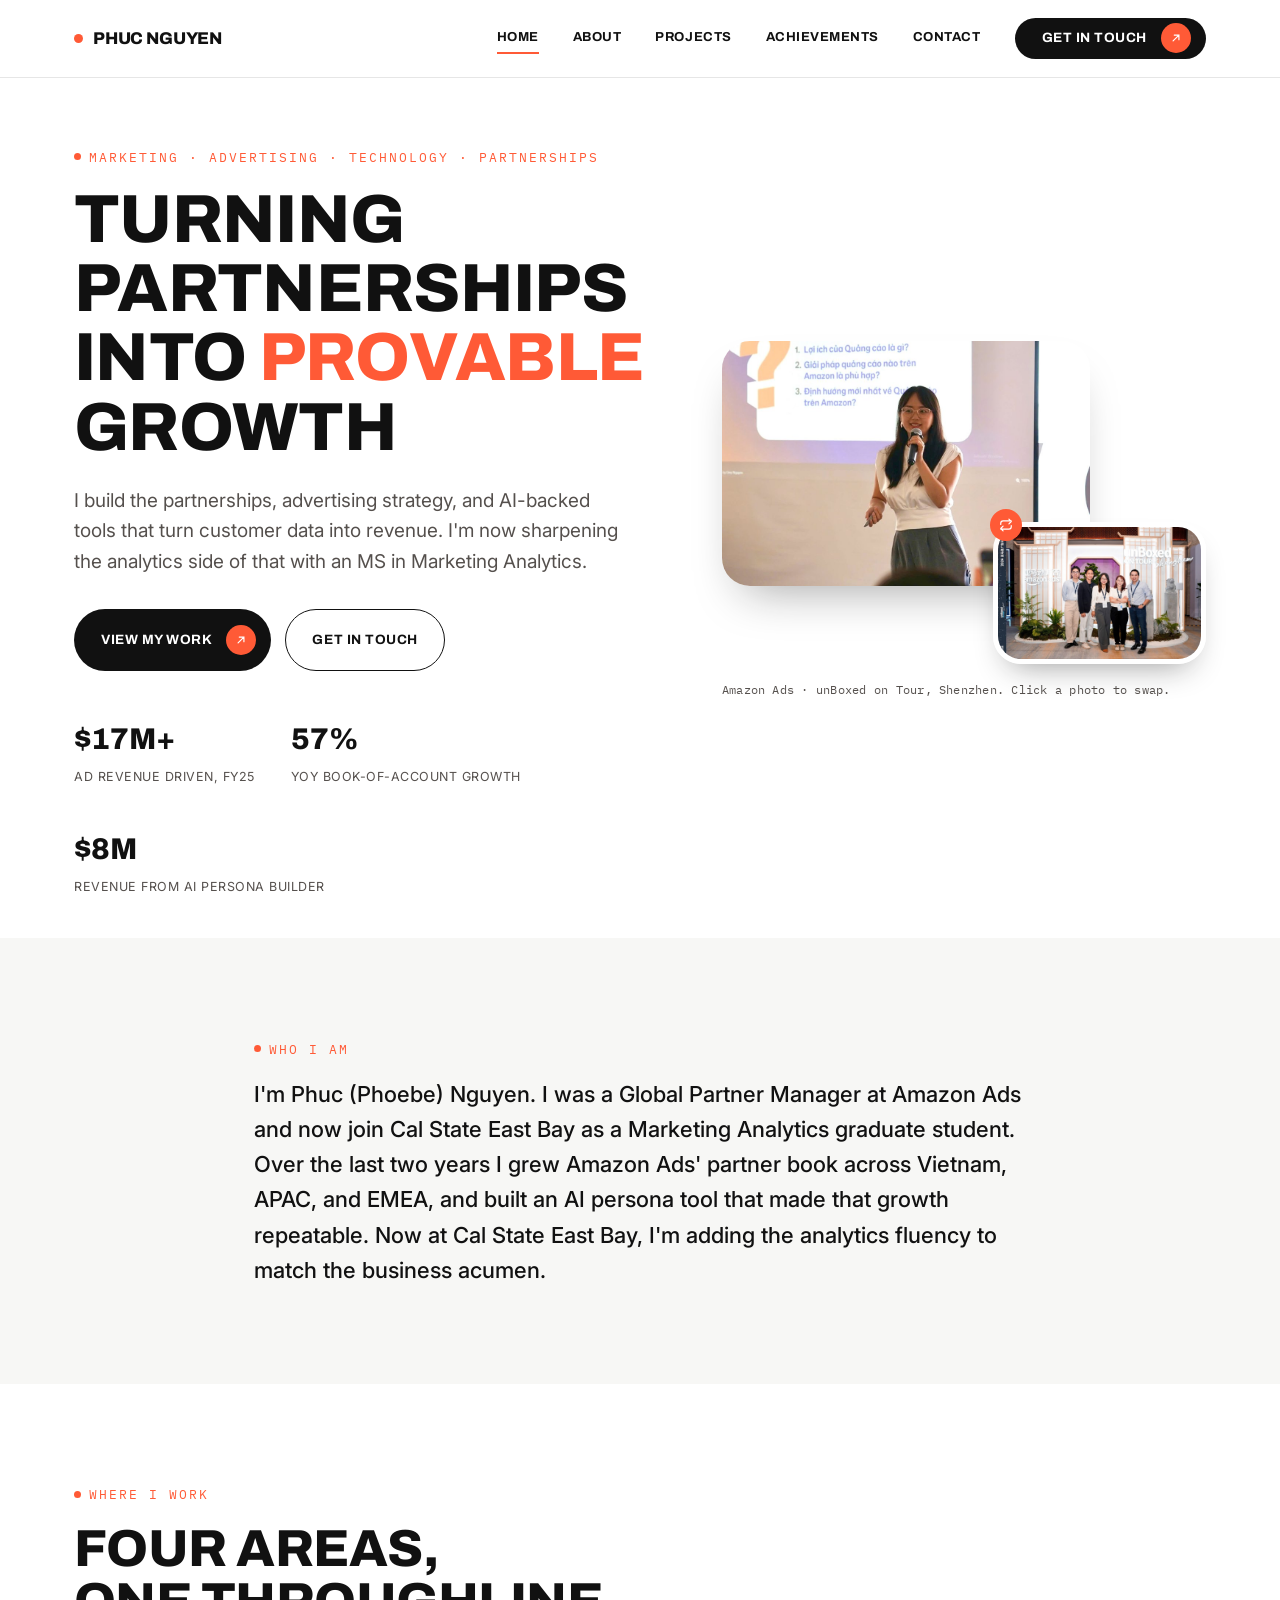
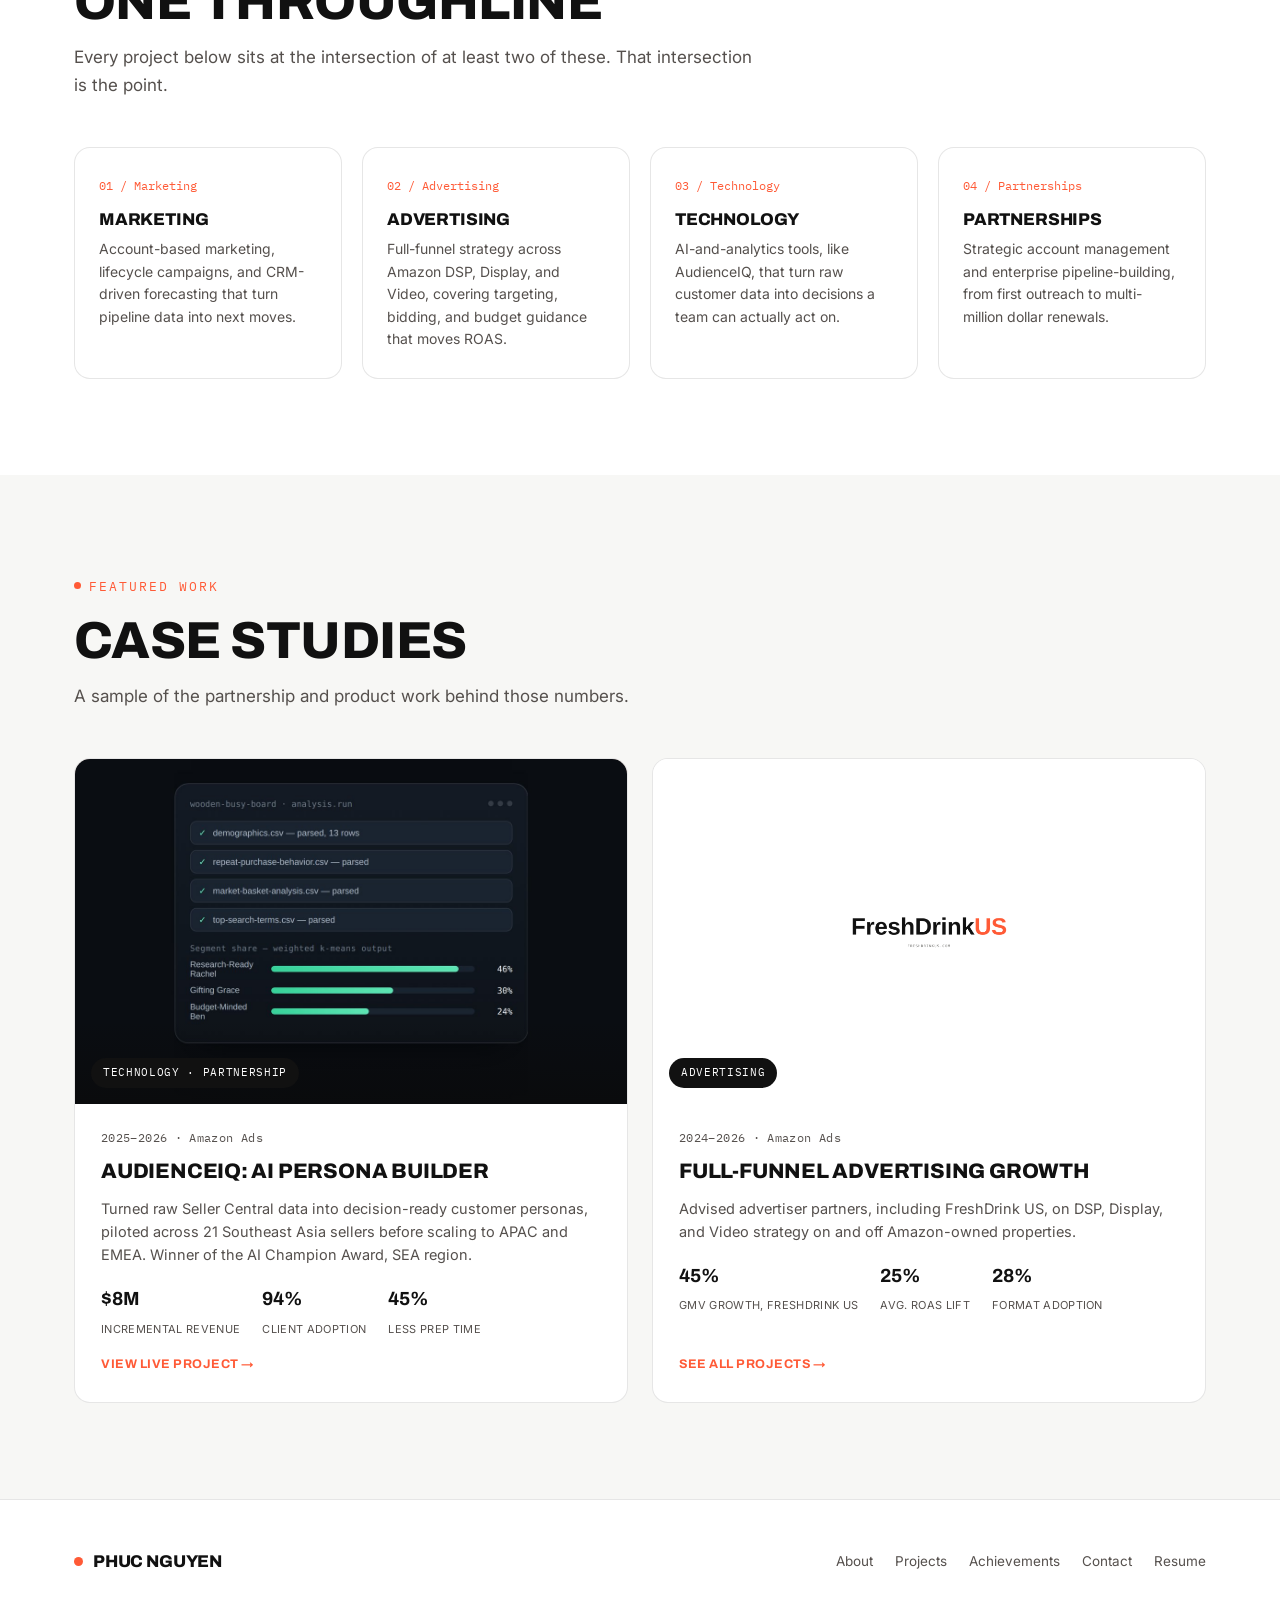
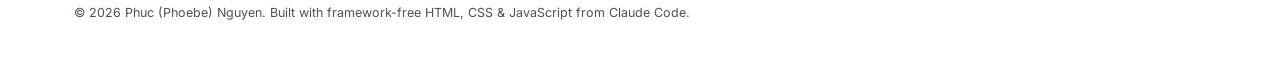
<file: index.html>
<!DOCTYPE html>
<html lang="en">
<head>
<meta charset="UTF-8">
<meta name="viewport" content="width=device-width, initial-scale=1.0">
<title>Phuc Nguyen: Partnerships, Advertising &amp; Marketing Analytics</title>
<meta name="description" content="Phuc (Phoebe) Nguyen is a partnerships and advertising strategist connecting Marketing, Advertising, Technology, and Partnerships, from scaling Amazon Ads' partner book to building an AI persona tool used across APAC and EMEA.">
<meta property="og:title" content="Phuc Nguyen: Partnerships, Advertising &amp; Marketing Analytics">
<meta property="og:description" content="Partnerships and advertising strategist connecting Marketing, Advertising, Technology, and Partnerships.">
<meta property="og:type" content="website">
<link rel="preconnect" href="https://fonts.googleapis.com">
<link rel="preconnect" href="https://fonts.gstatic.com" crossorigin>
<link rel="stylesheet" href="https://fonts.googleapis.com/css2?family=Archivo:wght@700;800;900&family=Inter:wght@400;500;600&family=IBM+Plex+Mono:wght@500;600&display=swap">
<link rel="stylesheet" href="assets/css/style.css">
</head>
<body>
<a class="skip-link" href="#main">Skip to content</a>

<!-- ============ SHARED NAV ============ -->
<header class="site-nav">
  <div class="nav-inner">
    <a class="nav-mark" href="index.html"><span class="dot" aria-hidden="true"></span>Phuc Nguyen</a>
    <nav class="nav-links" id="nav-links">
      <a href="index.html" aria-current="page">Home</a>
      <a href="about.html">About</a>
      <a href="projects.html">Projects</a>
      <a href="achievements.html">Achievements</a>
      <a href="contact.html">Contact</a>
      <a class="btn btn-primary nav-cta" href="contact.html">Get in Touch<span class="btn-dot" aria-hidden="true"><svg viewBox="0 0 24 24" fill="none" stroke="#fff" stroke-width="2" stroke-linecap="round"><path d="M7 17L17 7M9 7h8v8"/></svg></span></a>
    </nav>
    <button class="nav-toggle" aria-label="Toggle menu" aria-expanded="false" aria-controls="nav-links">
      <svg viewBox="0 0 24 24" fill="none" stroke="currentColor" stroke-width="2" stroke-linecap="round"><path d="M4 6h16M4 12h16M4 18h16"/></svg>
    </button>
  </div>
</header>

<main id="main">

  <!-- ============ HERO ============ -->
  <section class="hero">
    <div class="wrap hero-grid">
      <div>
        <span class="eyebrow">Marketing · Advertising · Technology · Partnerships</span>
        <h1>Turning Partnerships Into <span class="accent">Provable</span> Growth</h1>
        <p class="positioning">I build the partnerships, advertising strategy, and AI-backed tools that turn customer data into revenue. I'm now sharpening the analytics side of that with an MS in Marketing Analytics.</p>
        <div class="btn-row" style="margin-top:32px;">
          <a class="btn btn-primary" href="projects.html">View My Work<span class="btn-dot" aria-hidden="true"><svg viewBox="0 0 24 24" fill="none" stroke="#fff" stroke-width="2" stroke-linecap="round"><path d="M7 17L17 7M9 7h8v8"/></svg></span></a>
          <a class="btn btn-ghost" href="contact.html">Get in Touch</a>
        </div>
        <div class="hero-meta">
          <div><strong>$17M+</strong><span>Ad revenue driven, FY25</span></div>
          <div><strong>57%</strong><span>YoY book-of-account growth</span></div>
          <div><strong>$8M</strong><span>Revenue from AI Persona Builder</span></div>
        </div>
      </div>
      <div class="hero-art">
        <div class="hero-photos duo-photos reveal" data-photo-swap>
          <button type="button" class="hero-photo duo-photo" data-slot="a" aria-pressed="true"
            data-label-large="Currently large: presenting on stage. Click to bring the team photo to the front instead."
            data-label-small="Currently small: presenting on stage. Click to bring this photo to the front instead.">
            <img src="assets/img/hero-presenting.jpg" alt="Phuc (Phoebe) Nguyen presenting Amazon Ads solutions on stage with a microphone" width="1000" height="1500" loading="eager">
          </button>
          <button type="button" class="hero-photo duo-photo" data-slot="b" aria-pressed="false"
            data-label-large="Currently large: with the Amazon Ads team at unBoxed on Tour, Shenzhen. Click to bring the other photo to the front instead."
            data-label-small="Currently small: with the Amazon Ads team at unBoxed on Tour, Shenzhen. Click to bring this photo to the front instead.">
            <img src="assets/img/hero-team-shenzhen.jpg" alt="Phuc (Phoebe) Nguyen with Amazon Ads colleagues at the unBoxed on Tour Shenzhen event" width="1000" height="666" loading="lazy">
          </button>
          <span class="hero-swap-hint duo-swap-hint" aria-hidden="true">
            <svg viewBox="0 0 24 24" fill="none" stroke="#fff" stroke-width="2" stroke-linecap="round" stroke-linejoin="round"><path d="M17 2l4 4-4 4M3 11V9a4 4 0 0 1 4-4h14M7 22l-4-4 4-4M21 13v2a4 4 0 0 1-4 4H3"/></svg>
          </span>
        </div>
        <p class="hero-photo-caption">Amazon Ads &middot; unBoxed on Tour, Shenzhen. Click a photo to swap.</p>
      </div>
    </div>
  </section>

  <!-- ============ SHORT BIO ============ -->
  <section class="alt-bg">
    <div class="wrap" style="max-width:820px;">
      <span class="eyebrow">Who I am</span>
      <p style="font-size:22px; font-weight:500; color:var(--ink);">
        I'm Phuc (Phoebe) Nguyen. I was a Global Partner Manager at Amazon Ads and now join Cal State East Bay as a Marketing Analytics graduate student. Over the last two years I grew Amazon Ads' partner book across Vietnam, APAC, and EMEA, and built an AI persona tool that made that growth repeatable. Now at Cal State East Bay, I'm adding the analytics fluency to match the business acumen.
      </p>
    </div>
  </section>

  <!-- ============ FOCUS AREAS ============ -->
  <section>
    <div class="wrap">
      <div class="section-head">
        <span class="eyebrow">Where I work</span>
        <h2>Four Areas, One Throughline</h2>
        <p>Every project below sits at the intersection of at least two of these. That intersection is the point.</p>
      </div>
      <div class="focus-grid">
        <div class="focus-card reveal">
          <div class="focus-num">01 / Marketing</div>
          <h3>Marketing</h3>
          <p>Account-based marketing, lifecycle campaigns, and CRM-driven forecasting that turn pipeline data into next moves.</p>
        </div>
        <div class="focus-card reveal">
          <div class="focus-num">02 / Advertising</div>
          <h3>Advertising</h3>
          <p>Full-funnel strategy across Amazon DSP, Display, and Video, covering targeting, bidding, and budget guidance that moves ROAS.</p>
        </div>
        <div class="focus-card reveal">
          <div class="focus-num">03 / Technology</div>
          <h3>Technology</h3>
          <p>AI-and-analytics tools, like AudienceIQ, that turn raw customer data into decisions a team can actually act on.</p>
        </div>
        <div class="focus-card reveal">
          <div class="focus-num">04 / Partnerships</div>
          <h3>Partnerships</h3>
          <p>Strategic account management and enterprise pipeline-building, from first outreach to multi-million dollar renewals.</p>
        </div>
      </div>
    </div>
  </section>

  <!-- ============ FEATURED PROJECTS ============ -->
  <section class="alt-bg">
    <div class="wrap">
      <div class="section-head">
        <span class="eyebrow">Featured work</span>
        <h2>Case Studies</h2>
        <p>A sample of the partnership and product work behind those numbers.</p>
      </div>
      <div class="project-grid">

        <article class="project-card reveal" data-category="technology">
          <div class="project-media">
            <img src="assets/img/audienceiq-preview.jpg" alt="AudienceIQ product screenshot showing parsed data sources and a segment-share breakdown from weighted k-means clustering" width="1200" height="750" loading="lazy">
            <span class="tag">Technology · Partnership</span>
          </div>
          <div class="project-body">
            <span class="project-meta">2025&ndash;2026 · Amazon Ads</span>
            <h3>AudienceIQ: AI Persona Builder</h3>
            <p class="summary">Turned raw Seller Central data into decision-ready customer personas, piloted across 21 Southeast Asia sellers before scaling to APAC and EMEA. Winner of the AI Champion Award, SEA region.</p>
            <div class="project-stats">
              <div><strong>$8M</strong><span>Incremental revenue</span></div>
              <div><strong>94%</strong><span>Client adoption</span></div>
              <div><strong>45%</strong><span>Less prep time</span></div>
            </div>
            <a class="project-link" href="projects/audienceiq.html">View live project &rarr;</a>
          </div>
        </article>

        <article class="project-card reveal" data-category="advertising">
          <div class="project-media media-logo">
            <img src="assets/img/freshdrink-wordmark-placeholder.png" alt="FreshDrink US wordmark placeholder, standing in until the brand's own logo file is added" width="1200" height="750" loading="lazy">
            <span class="tag">Advertising</span>
          </div>
          <div class="project-body">
            <span class="project-meta">2024&ndash;2026 · Amazon Ads</span>
            <h3>Full-Funnel Advertising Growth</h3>
            <p class="summary">Advised advertiser partners, including <a href="https://freshdrinkus.com/" target="_blank" rel="noopener">FreshDrink US</a>, on DSP, Display, and Video strategy on and off Amazon-owned properties.</p>
            <div class="project-stats">
              <div><strong>45%</strong><span>GMV growth, FreshDrink US</span></div>
              <div><strong>25%</strong><span>Avg. ROAS lift</span></div>
              <div><strong>28%</strong><span>Format adoption</span></div>
            </div>
            <a class="project-link" href="projects.html">See all projects &rarr;</a>
          </div>
        </article>

      </div>
    </div>
  </section>

</main>

<!-- ============ SHARED FOOTER ============ -->
<footer class="site-footer">
  <div class="wrap">
    <div class="foot-grid">
      <a class="nav-mark" href="index.html"><span class="dot" aria-hidden="true"></span>Phuc Nguyen</a>
      <div class="foot-links">
        <a href="about.html">About</a>
        <a href="projects.html">Projects</a>
        <a href="achievements.html">Achievements</a>
        <a href="contact.html">Contact</a>
        <a href="resume/Phuc-Nguyen-Resume.pdf">Resume</a>
      </div>
    </div>
    <p class="foot-note">&copy; <span data-year>2026</span> Phuc (Phoebe) Nguyen. Built with framework-free HTML, CSS &amp; JavaScript from Claude Code.</p>
  </div>
</footer>

<script src="assets/js/main.js"></script>
</body>
</html>
</file>
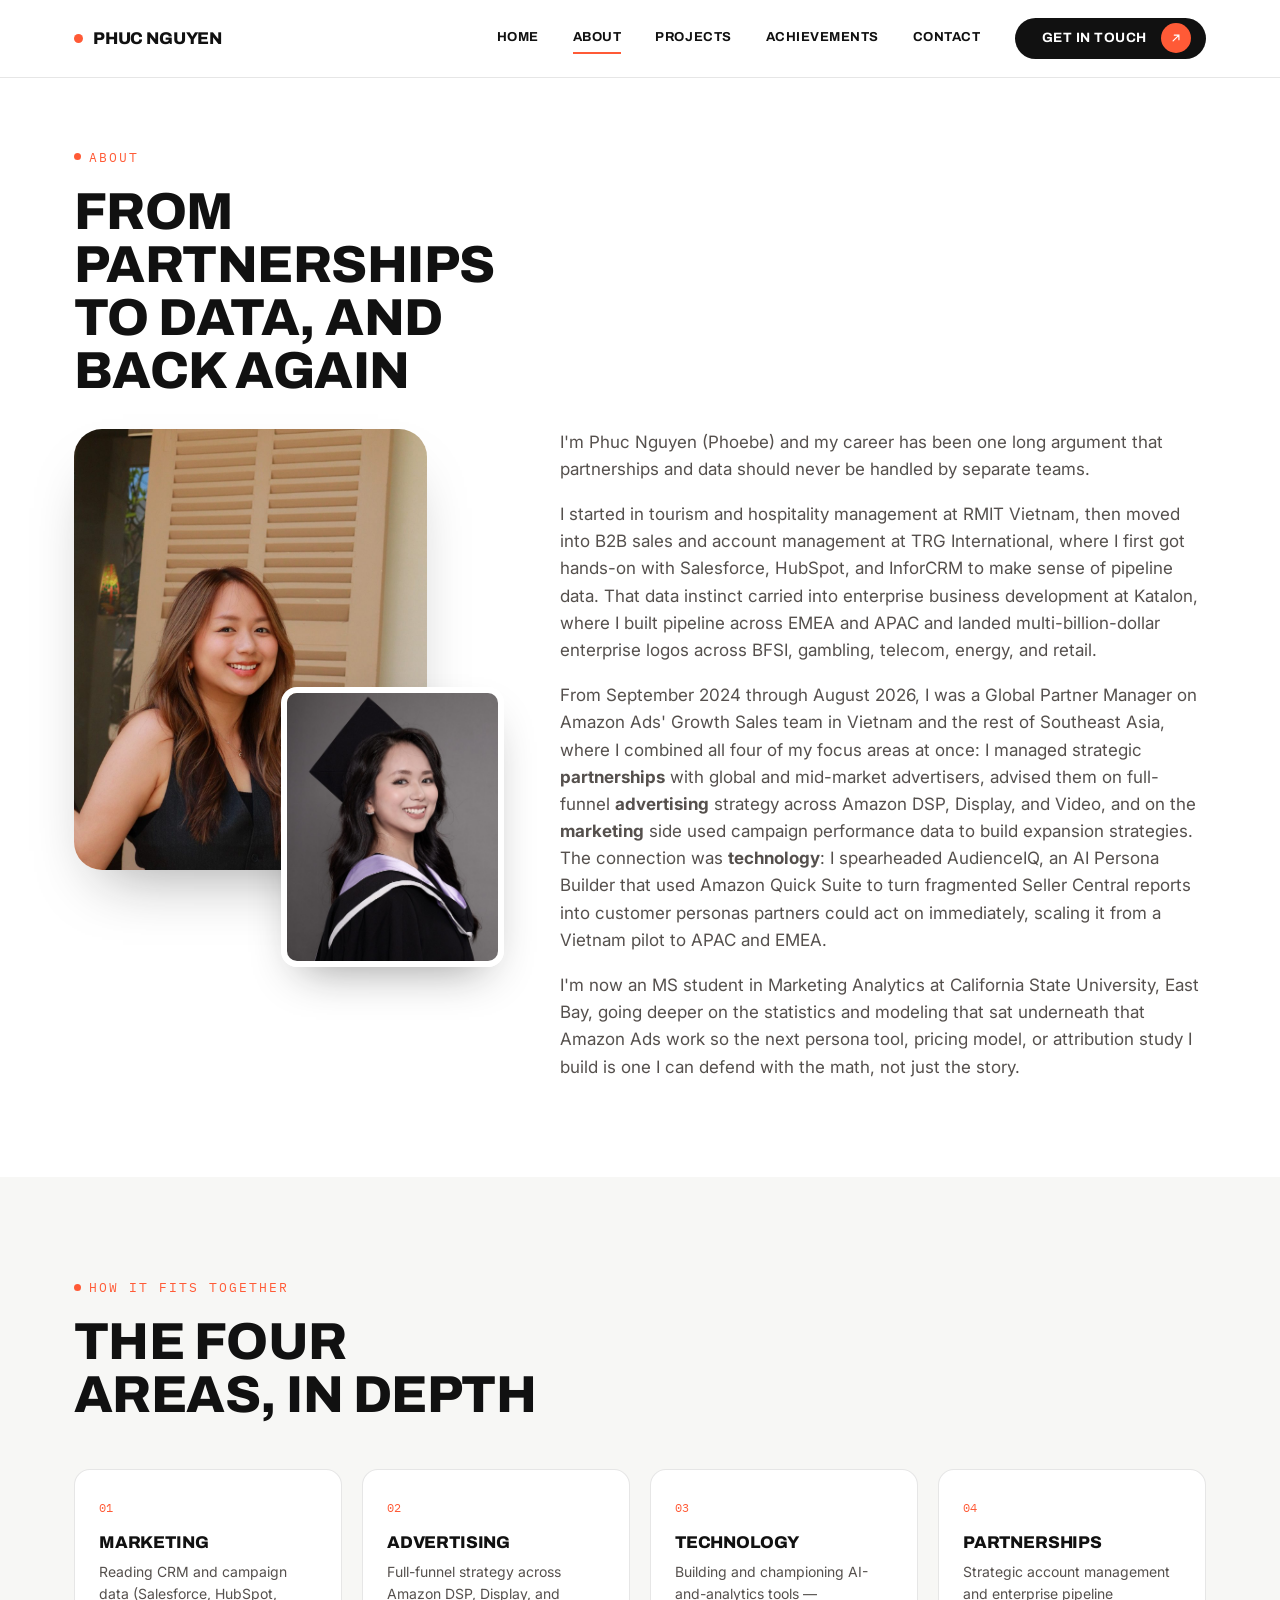
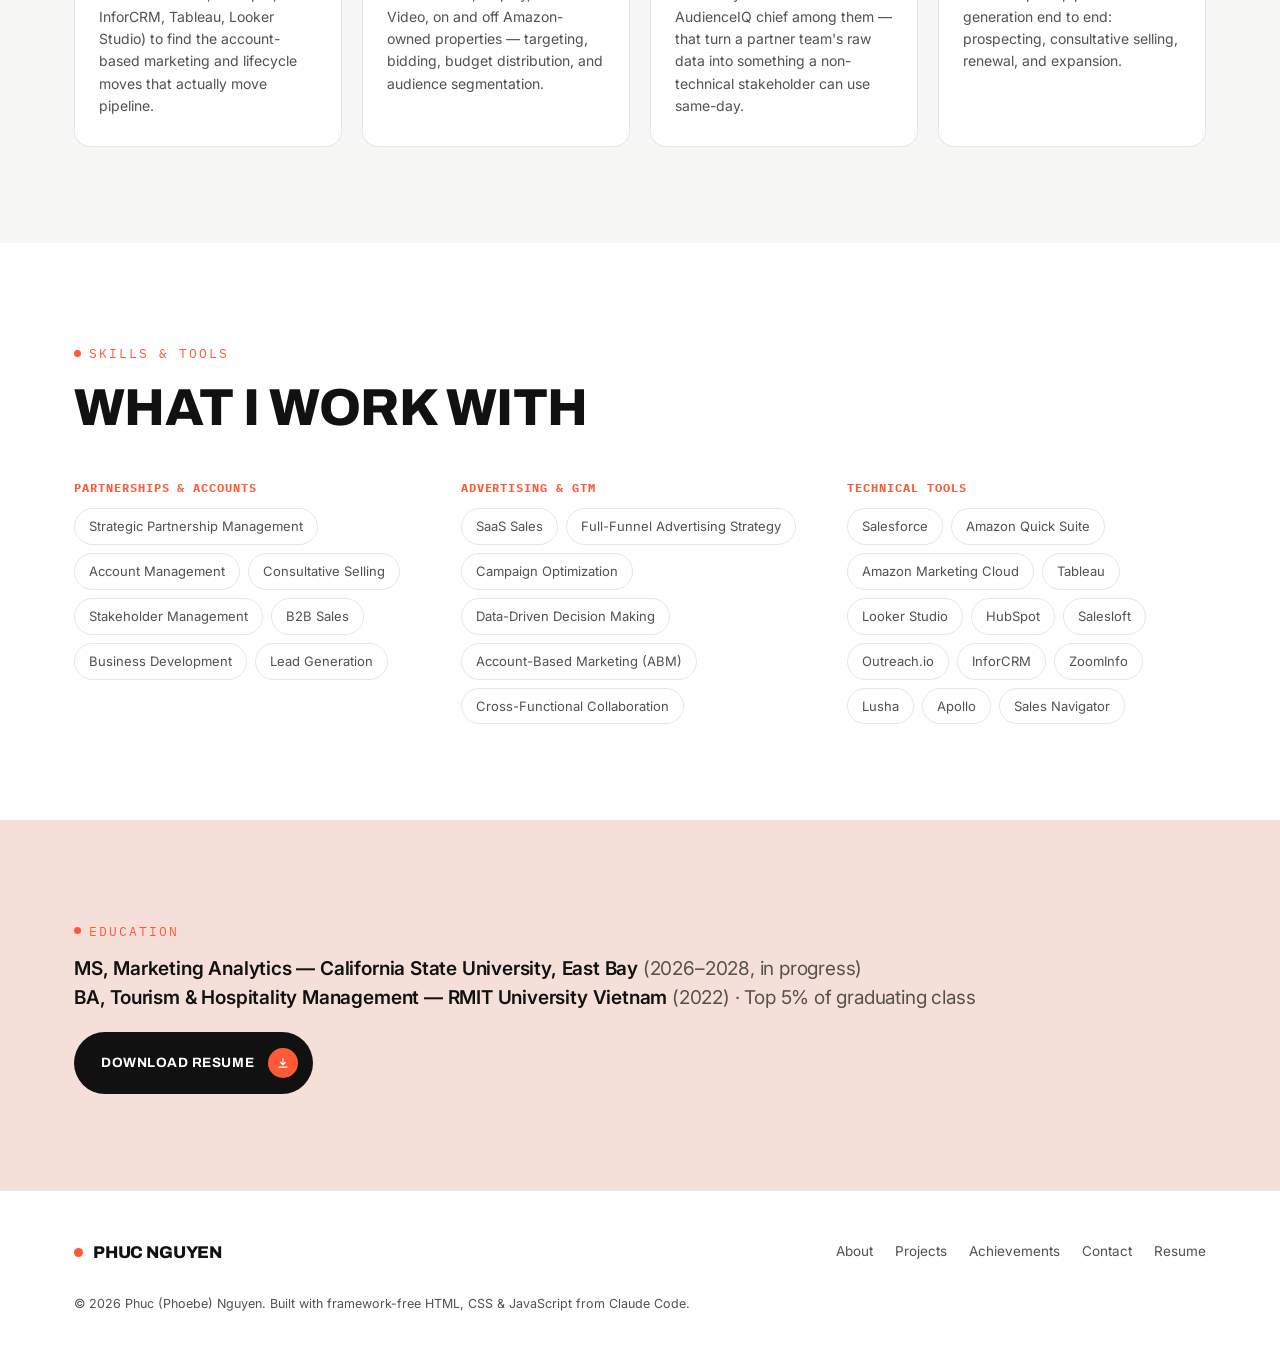
<file: about.html>
<!DOCTYPE html>
<html lang="en">
<head>
<meta charset="UTF-8">
<meta name="viewport" content="width=device-width, initial-scale=1.0">
<title>About — Phuc Nguyen</title>
<meta name="description" content="Background, skills, and the four focus areas — Marketing, Advertising, Technology, and Partnerships — behind Phuc (Phoebe) Nguyen's work.">
<meta property="og:title" content="About — Phuc Nguyen">
<meta property="og:description" content="Background, skills, and the four focus areas behind Phuc (Phoebe) Nguyen's work.">
<meta property="og:type" content="website">
<link rel="preconnect" href="https://fonts.googleapis.com">
<link rel="preconnect" href="https://fonts.gstatic.com" crossorigin>
<link rel="stylesheet" href="https://fonts.googleapis.com/css2?family=Archivo:wght@700;800;900&family=Inter:wght@400;500;600&family=IBM+Plex+Mono:wght@500;600&display=swap">
<link rel="stylesheet" href="assets/css/style.css">
</head>
<body>
<a class="skip-link" href="#main">Skip to content</a>

<header class="site-nav">
  <div class="nav-inner">
    <a class="nav-mark" href="index.html"><span class="dot" aria-hidden="true"></span>Phuc Nguyen</a>
    <nav class="nav-links" id="nav-links">
      <a href="index.html">Home</a>
      <a href="about.html" aria-current="page">About</a>
      <a href="projects.html">Projects</a>
      <a href="achievements.html">Achievements</a>
      <a href="contact.html">Contact</a>
      <a class="btn btn-primary nav-cta" href="contact.html">Get in Touch<span class="btn-dot" aria-hidden="true"><svg viewBox="0 0 24 24" fill="none" stroke="#fff" stroke-width="2" stroke-linecap="round"><path d="M7 17L17 7M9 7h8v8"/></svg></span></a>
    </nav>
    <button class="nav-toggle" aria-label="Toggle menu" aria-expanded="false" aria-controls="nav-links">
      <svg viewBox="0 0 24 24" fill="none" stroke="currentColor" stroke-width="2" stroke-linecap="round"><path d="M4 6h16M4 12h16M4 18h16"/></svg>
    </button>
  </div>
</header>

<main id="main">

  <section style="padding-block:64px 32px;">
    <div class="wrap">
      <span class="eyebrow">About</span>
      <h2 style="max-width:16ch;">From Partnerships To Data, And Back Again</h2>
    </div>
  </section>

  <section style="padding-top:0;">
    <div class="wrap about-grid">
      <div>
        <div class="about-photo reveal">
          <img class="about-photo-main" src="assets/img/phuc-nguyen-courtyard.jpg" alt="Phuc (Phoebe) Nguyen smiling, standing in a courtyard in front of louvered shutter doors" width="1100" height="1965" loading="eager">
          <img class="about-photo-accent" src="assets/img/phuc-nguyen-graduation.jpg" alt="Phuc (Phoebe) Nguyen in her graduate cap and gown with a lavender hood" width="900" height="1350" loading="lazy">
        </div>
      </div>
      <div class="about-copy reveal">
        <p>I'm Phuc Nguyen (Phoebe) and my career has been one long argument that partnerships and data should never be handled by separate teams.</p>
        <p>I started in tourism and hospitality management at RMIT Vietnam, then moved into B2B sales and account management at TRG International, where I first got hands-on with Salesforce, HubSpot, and InforCRM to make sense of pipeline data. That data instinct carried into enterprise business development at Katalon, where I built pipeline across EMEA and APAC and landed multi-billion-dollar enterprise logos across BFSI, gambling, telecom, energy, and retail.</p>
        <p>From September 2024 through August 2026, I was a Global Partner Manager on Amazon Ads' Growth Sales team in Vietnam and the rest of Southeast Asia, where I combined all four of my focus areas at once: I managed strategic <strong>partnerships</strong> with global and mid-market advertisers, advised them on full-funnel <strong>advertising</strong> strategy across Amazon DSP, Display, and Video, and on the <strong>marketing</strong> side used campaign performance data to build expansion strategies. The connection was <strong>technology</strong>: I spearheaded AudienceIQ, an AI Persona Builder that used Amazon Quick Suite to turn fragmented Seller Central reports into customer personas partners could act on immediately, scaling it from a Vietnam pilot to APAC and EMEA.</p>
        <p>I'm now an MS student in Marketing Analytics at California State University, East Bay, going deeper on the statistics and modeling that sat underneath that Amazon Ads work so the next persona tool, pricing model, or attribution study I build is one I can defend with the math, not just the story.</p>
      </div>
    </div>
  </section>

  <!-- ============ FOCUS AREAS, IN DEPTH ============ -->
  <section class="alt-bg">
    <div class="wrap">
      <div class="section-head">
        <span class="eyebrow">How it fits together</span>
        <h2>The Four Areas, In Depth</h2>
      </div>
      <div class="focus-grid">
        <div class="focus-card reveal">
          <div class="focus-num">01</div>
          <h3>Marketing</h3>
          <p>Reading CRM and campaign data (Salesforce, HubSpot, InforCRM, Tableau, Looker Studio) to find the account-based marketing and lifecycle moves that actually move pipeline.</p>
        </div>
        <div class="focus-card reveal">
          <div class="focus-num">02</div>
          <h3>Advertising</h3>
          <p>Full-funnel strategy across Amazon DSP, Display, and Video, on and off Amazon-owned properties — targeting, bidding, budget distribution, and audience segmentation.</p>
        </div>
        <div class="focus-card reveal">
          <div class="focus-num">03</div>
          <h3>Technology</h3>
          <p>Building and championing AI-and-analytics tools — AudienceIQ chief among them — that turn a partner team's raw data into something a non-technical stakeholder can use same-day.</p>
        </div>
        <div class="focus-card reveal">
          <div class="focus-num">04</div>
          <h3>Partnerships</h3>
          <p>Strategic account management and enterprise pipeline generation end to end: prospecting, consultative selling, renewal, and expansion.</p>
        </div>
      </div>
    </div>
  </section>

  <!-- ============ SKILLS & TOOLS ============ -->
  <section>
    <div class="wrap">
      <div class="section-head">
        <span class="eyebrow">Skills &amp; tools</span>
        <h2>What I Work With</h2>
      </div>
      <div class="skills-grid">
        <div class="skills-col reveal">
          <h4>Partnerships &amp; Accounts</h4>
          <div class="skill-tags">
            <span class="skill-tag">Strategic Partnership Management</span>
            <span class="skill-tag">Account Management</span>
            <span class="skill-tag">Consultative Selling</span>
            <span class="skill-tag">Stakeholder Management</span>
            <span class="skill-tag">B2B Sales</span>
            <span class="skill-tag">Business Development</span>
            <span class="skill-tag">Lead Generation</span>
          </div>
        </div>
        <div class="skills-col reveal">
          <h4>Advertising &amp; GTM</h4>
          <div class="skill-tags">
            <span class="skill-tag">SaaS Sales</span>
            <span class="skill-tag">Full-Funnel Advertising Strategy</span>
            <span class="skill-tag">Campaign Optimization</span>
            <span class="skill-tag">Data-Driven Decision Making</span>
            <span class="skill-tag">Account-Based Marketing (ABM)</span>
            <span class="skill-tag">Cross-Functional Collaboration</span>
          </div>
        </div>
        <div class="skills-col reveal">
          <h4>Technical Tools</h4>
          <div class="skill-tags">
            <span class="skill-tag">Salesforce</span>
            <span class="skill-tag">Amazon Quick Suite</span>
            <span class="skill-tag">Amazon Marketing Cloud</span>
            <span class="skill-tag">Tableau</span>
            <span class="skill-tag">Looker Studio</span>
            <span class="skill-tag">HubSpot</span>
            <span class="skill-tag">Salesloft</span>
            <span class="skill-tag">Outreach.io</span>
            <span class="skill-tag">InforCRM</span>
            <span class="skill-tag">ZoomInfo</span>
            <span class="skill-tag">Lusha</span>
            <span class="skill-tag">Apollo</span>
            <span class="skill-tag">Sales Navigator</span>
          </div>
        </div>
      </div>
    </div>
  </section>

  <section class="blush-bg">
    <div class="wrap" style="display:flex; align-items:center; justify-content:space-between; gap:24px; flex-wrap:wrap;">
      <div>
        <span class="eyebrow">Education</span>
        <h3 style="text-transform:none; font-family:var(--font-body); font-weight:600; font-size:19px;">MS, Marketing Analytics — California State University, East Bay <span style="color:var(--ink-soft); font-weight:400;">(2026&ndash;2028, in progress)</span></h3>
        <h3 style="text-transform:none; font-family:var(--font-body); font-weight:600; font-size:19px; margin-top:10px;">BA, Tourism &amp; Hospitality Management — RMIT University Vietnam <span style="color:var(--ink-soft); font-weight:400;">(2022) · Top 5% of graduating class</span></h3>
      </div>
      <a class="btn btn-primary" href="resume/Phuc-Nguyen-Resume.pdf">Download Resume<span class="btn-dot" aria-hidden="true"><svg viewBox="0 0 24 24" fill="none" stroke="#fff" stroke-width="2" stroke-linecap="round"><path d="M12 4v11m0 0l-4-4m4 4l4-4M5 19h14"/></svg></span></a>
    </div>
  </section>

</main>

<footer class="site-footer">
  <div class="wrap">
    <div class="foot-grid">
      <a class="nav-mark" href="index.html"><span class="dot" aria-hidden="true"></span>Phuc Nguyen</a>
      <div class="foot-links">
        <a href="about.html">About</a>
        <a href="projects.html">Projects</a>
        <a href="achievements.html">Achievements</a>
        <a href="contact.html">Contact</a>
        <a href="resume/Phuc-Nguyen-Resume.pdf">Resume</a>
      </div>
    </div>
    <p class="foot-note">&copy; <span data-year>2026</span> Phuc (Phoebe) Nguyen. Built with framework-free HTML, CSS &amp; JavaScript from Claude Code.</p>
  </div>
</footer>

<script src="assets/js/main.js"></script>
</body>
</html>
</file>
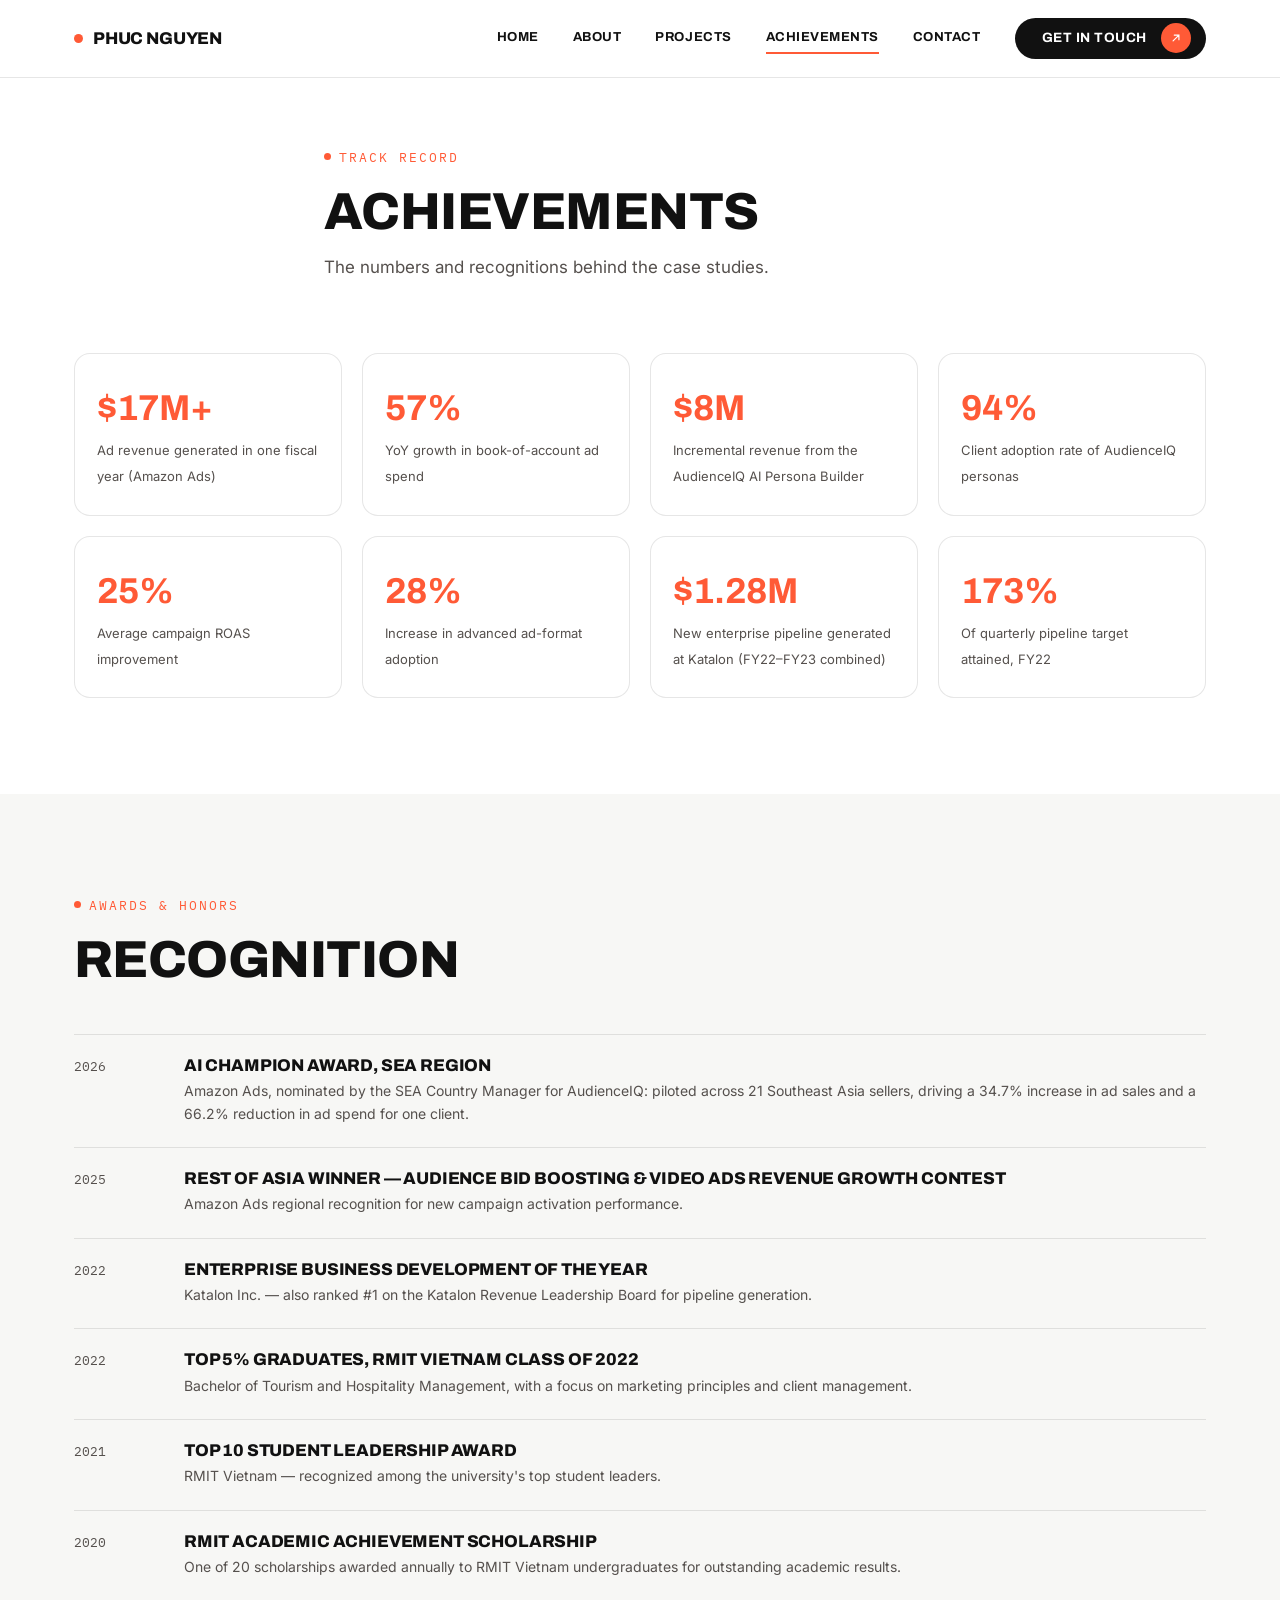
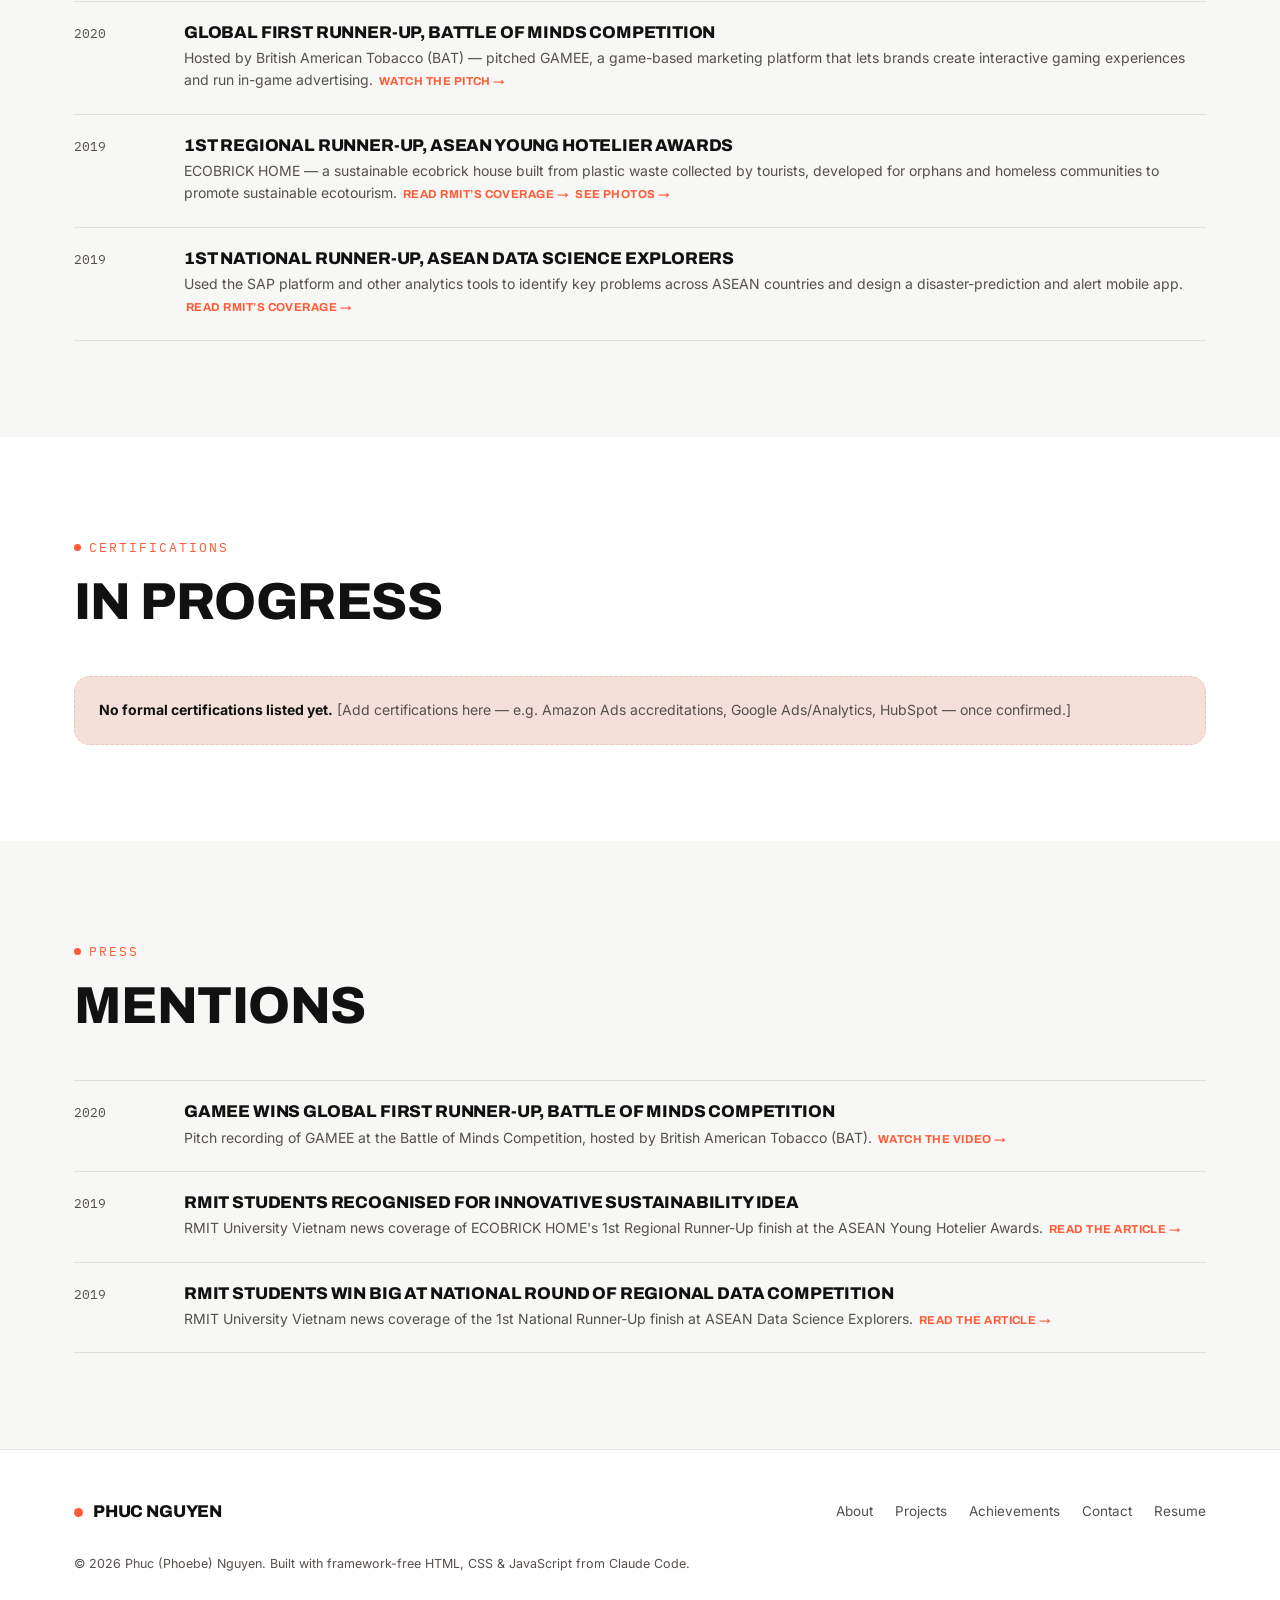
<file: achievements.html>
<!DOCTYPE html>
<html lang="en">
<head>
<meta charset="UTF-8">
<meta name="viewport" content="width=device-width, initial-scale=1.0">
<title>Achievements — Phuc Nguyen</title>
<meta name="description" content="Awards, certifications, and key performance metrics from Phuc (Phoebe) Nguyen's work across Amazon Ads, Katalon, and RMIT Vietnam.">
<meta property="og:title" content="Achievements — Phuc Nguyen">
<meta property="og:description" content="Awards, certifications, and key performance metrics.">
<meta property="og:type" content="website">
<link rel="preconnect" href="https://fonts.googleapis.com">
<link rel="preconnect" href="https://fonts.gstatic.com" crossorigin>
<link rel="stylesheet" href="https://fonts.googleapis.com/css2?family=Archivo:wght@700;800;900&family=Inter:wght@400;500;600&family=IBM+Plex+Mono:wght@500;600&display=swap">
<link rel="stylesheet" href="assets/css/style.css">
</head>
<body>
<a class="skip-link" href="#main">Skip to content</a>

<header class="site-nav">
  <div class="nav-inner">
    <a class="nav-mark" href="index.html"><span class="dot" aria-hidden="true"></span>Phuc Nguyen</a>
    <nav class="nav-links" id="nav-links">
      <a href="index.html">Home</a>
      <a href="about.html">About</a>
      <a href="projects.html">Projects</a>
      <a href="achievements.html" aria-current="page">Achievements</a>
      <a href="contact.html">Contact</a>
      <a class="btn btn-primary nav-cta" href="contact.html">Get in Touch<span class="btn-dot" aria-hidden="true"><svg viewBox="0 0 24 24" fill="none" stroke="#fff" stroke-width="2" stroke-linecap="round"><path d="M7 17L17 7M9 7h8v8"/></svg></span></a>
    </nav>
    <button class="nav-toggle" aria-label="Toggle menu" aria-expanded="false" aria-controls="nav-links">
      <svg viewBox="0 0 24 24" fill="none" stroke="currentColor" stroke-width="2" stroke-linecap="round"><path d="M4 6h16M4 12h16M4 18h16"/></svg>
    </button>
  </div>
</header>

<main id="main">

  <section style="padding-block:64px 24px;">
    <div class="wrap section-head">
      <span class="eyebrow">Track record</span>
      <h2>Achievements</h2>
      <p>The numbers and recognitions behind the case studies.</p>
    </div>
  </section>

  <!-- ============ KEY METRICS ============ -->
  <section style="padding-top:0;">
    <div class="wrap">
      <div class="stat-grid">
        <div class="stat-tile reveal"><strong>$17M+</strong><span>Ad revenue generated in one fiscal year (Amazon Ads)</span></div>
        <div class="stat-tile reveal"><strong>57%</strong><span>YoY growth in book-of-account ad spend</span></div>
        <div class="stat-tile reveal"><strong>$8M</strong><span>Incremental revenue from the AudienceIQ AI Persona Builder</span></div>
        <div class="stat-tile reveal"><strong>94%</strong><span>Client adoption rate of AudienceIQ personas</span></div>
        <div class="stat-tile reveal"><strong>25%</strong><span>Average campaign ROAS improvement</span></div>
        <div class="stat-tile reveal"><strong>28%</strong><span>Increase in advanced ad-format adoption</span></div>
        <div class="stat-tile reveal"><strong>$1.28M</strong><span>New enterprise pipeline generated at Katalon (FY22&ndash;FY23 combined)</span></div>
        <div class="stat-tile reveal"><strong>173%</strong><span>Of quarterly pipeline target attained, FY22</span></div>
      </div>
    </div>
  </section>

  <!-- ============ AWARDS & HONORS ============ -->
  <section class="alt-bg">
    <div class="wrap">
      <div class="section-head">
        <span class="eyebrow">Awards &amp; honors</span>
        <h2>Recognition</h2>
      </div>
      <div class="award-list">
        <div class="award-row reveal">
          <span class="year">2026</span>
          <div>
            <h3>AI Champion Award, SEA Region</h3>
            <p>Amazon Ads, nominated by the SEA Country Manager for AudienceIQ: piloted across 21 Southeast Asia sellers, driving a 34.7% increase in ad sales and a 66.2% reduction in ad spend for one client.</p>
          </div>
        </div>
        <div class="award-row reveal">
          <span class="year">2025</span>
          <div>
            <h3>Rest of Asia Winner — Audience Bid Boosting &amp; Video Ads Revenue Growth Contest</h3>
            <p>Amazon Ads regional recognition for new campaign activation performance.</p>
          </div>
        </div>
        <div class="award-row reveal">
          <span class="year">2022</span>
          <div>
            <h3>Enterprise Business Development of the Year</h3>
            <p>Katalon Inc. — also ranked #1 on the Katalon Revenue Leadership Board for pipeline generation.</p>
          </div>
        </div>
        <div class="award-row reveal">
          <span class="year">2022</span>
          <div>
            <h3>Top 5% Graduates, RMIT Vietnam Class of 2022</h3>
            <p>Bachelor of Tourism and Hospitality Management, with a focus on marketing principles and client management.</p>
          </div>
        </div>
        <div class="award-row reveal">
          <span class="year">2021</span>
          <div>
            <h3>Top 10 Student Leadership Award</h3>
            <p>RMIT Vietnam — recognized among the university's top student leaders.</p>
          </div>
        </div>
        <div class="award-row reveal">
          <span class="year">2020</span>
          <div>
            <h3>RMIT Academic Achievement Scholarship</h3>
            <p>One of 20 scholarships awarded annually to RMIT Vietnam undergraduates for outstanding academic results.</p>
          </div>
        </div>
        <div class="award-row reveal">
          <span class="year">2020</span>
          <div>
            <h3>Global First Runner-Up, Battle of Minds Competition</h3>
            <p>Hosted by British American Tobacco (BAT) &mdash; pitched GAMEE, a game-based marketing platform that lets brands create interactive gaming experiences and run in-game advertising. <a class="inline-link" href="https://www.facebook.com/watch/?v=3634019896625907" target="_blank" rel="noopener">Watch the pitch &rarr;</a></p>
          </div>
        </div>
        <div class="award-row reveal">
          <span class="year">2019</span>
          <div>
            <h3>1st Regional Runner-Up, ASEAN Young Hotelier Awards</h3>
            <p>ECOBRICK HOME &mdash; a sustainable ecobrick house built from plastic waste collected by tourists, developed for orphans and homeless communities to promote sustainable ecotourism. <a class="inline-link" href="https://www.rmit.edu.vn/news/all-news/2019/oct/rmit-students-recognised-for-innovative-sustainability-idea" target="_blank" rel="noopener">Read RMIT&rsquo;s coverage &rarr;</a> <a class="inline-link" href="https://phoebe-amazon.wixsite.com/phucnguyen/work" target="_blank" rel="noopener">See photos &rarr;</a></p>
          </div>
        </div>
        <div class="award-row reveal">
          <span class="year">2019</span>
          <div>
            <h3>1st National Runner-Up, ASEAN Data Science Explorers</h3>
            <p>Used the SAP platform and other analytics tools to identify key problems across ASEAN countries and design a disaster-prediction and alert mobile app. <a class="inline-link" href="https://www.rmit.edu.vn/news/all-news/2019/sept/rmit-students-win-big-at-national-round-of-regional-data-competi" target="_blank" rel="noopener">Read RMIT&rsquo;s coverage &rarr;</a></p>
          </div>
        </div>
      </div>
    </div>
  </section>

  <!-- ============ CERTIFICATIONS ============ -->
  <section>
    <div class="wrap">
      <div class="section-head">
        <span class="eyebrow">Certifications</span>
        <h2>In Progress</h2>
      </div>
      <div class="placeholder-note">
        <strong>No formal certifications listed yet.</strong> [Add certifications here — e.g. Amazon Ads accreditations, Google Ads/Analytics, HubSpot — once confirmed.]
      </div>
    </div>
  </section>

  <!-- ============ PRESS ============ -->
  <section class="alt-bg">
    <div class="wrap">
      <div class="section-head">
        <span class="eyebrow">Press</span>
        <h2>Mentions</h2>
      </div>
      <div class="award-list">
        <div class="award-row reveal">
          <span class="year">2020</span>
          <div>
            <h3>GAMEE Wins Global First Runner-Up, Battle of Minds Competition</h3>
            <p>Pitch recording of GAMEE at the Battle of Minds Competition, hosted by British American Tobacco (BAT). <a class="inline-link" href="https://www.facebook.com/watch/?v=3634019896625907" target="_blank" rel="noopener">Watch the video &rarr;</a></p>
          </div>
        </div>
        <div class="award-row reveal">
          <span class="year">2019</span>
          <div>
            <h3>RMIT Students Recognised for Innovative Sustainability Idea</h3>
            <p>RMIT University Vietnam news coverage of ECOBRICK HOME's 1st Regional Runner-Up finish at the ASEAN Young Hotelier Awards. <a class="inline-link" href="https://www.rmit.edu.vn/news/all-news/2019/oct/rmit-students-recognised-for-innovative-sustainability-idea" target="_blank" rel="noopener">Read the article &rarr;</a></p>
          </div>
        </div>
        <div class="award-row reveal">
          <span class="year">2019</span>
          <div>
            <h3>RMIT Students Win Big at National Round of Regional Data Competition</h3>
            <p>RMIT University Vietnam news coverage of the 1st National Runner-Up finish at ASEAN Data Science Explorers. <a class="inline-link" href="https://www.rmit.edu.vn/news/all-news/2019/sept/rmit-students-win-big-at-national-round-of-regional-data-competi" target="_blank" rel="noopener">Read the article &rarr;</a></p>
          </div>
        </div>
      </div>
    </div>
  </section>

</main>

<footer class="site-footer">
  <div class="wrap">
    <div class="foot-grid">
      <a class="nav-mark" href="index.html"><span class="dot" aria-hidden="true"></span>Phuc Nguyen</a>
      <div class="foot-links">
        <a href="about.html">About</a>
        <a href="projects.html">Projects</a>
        <a href="achievements.html">Achievements</a>
        <a href="contact.html">Contact</a>
        <a href="resume/Phuc-Nguyen-Resume.pdf">Resume</a>
      </div>
    </div>
    <p class="foot-note">&copy; <span data-year>2026</span> Phuc (Phoebe) Nguyen. Built with framework-free HTML, CSS &amp; JavaScript from Claude Code.</p>
  </div>
</footer>

<script src="assets/js/main.js"></script>
</body>
</html>
</file>
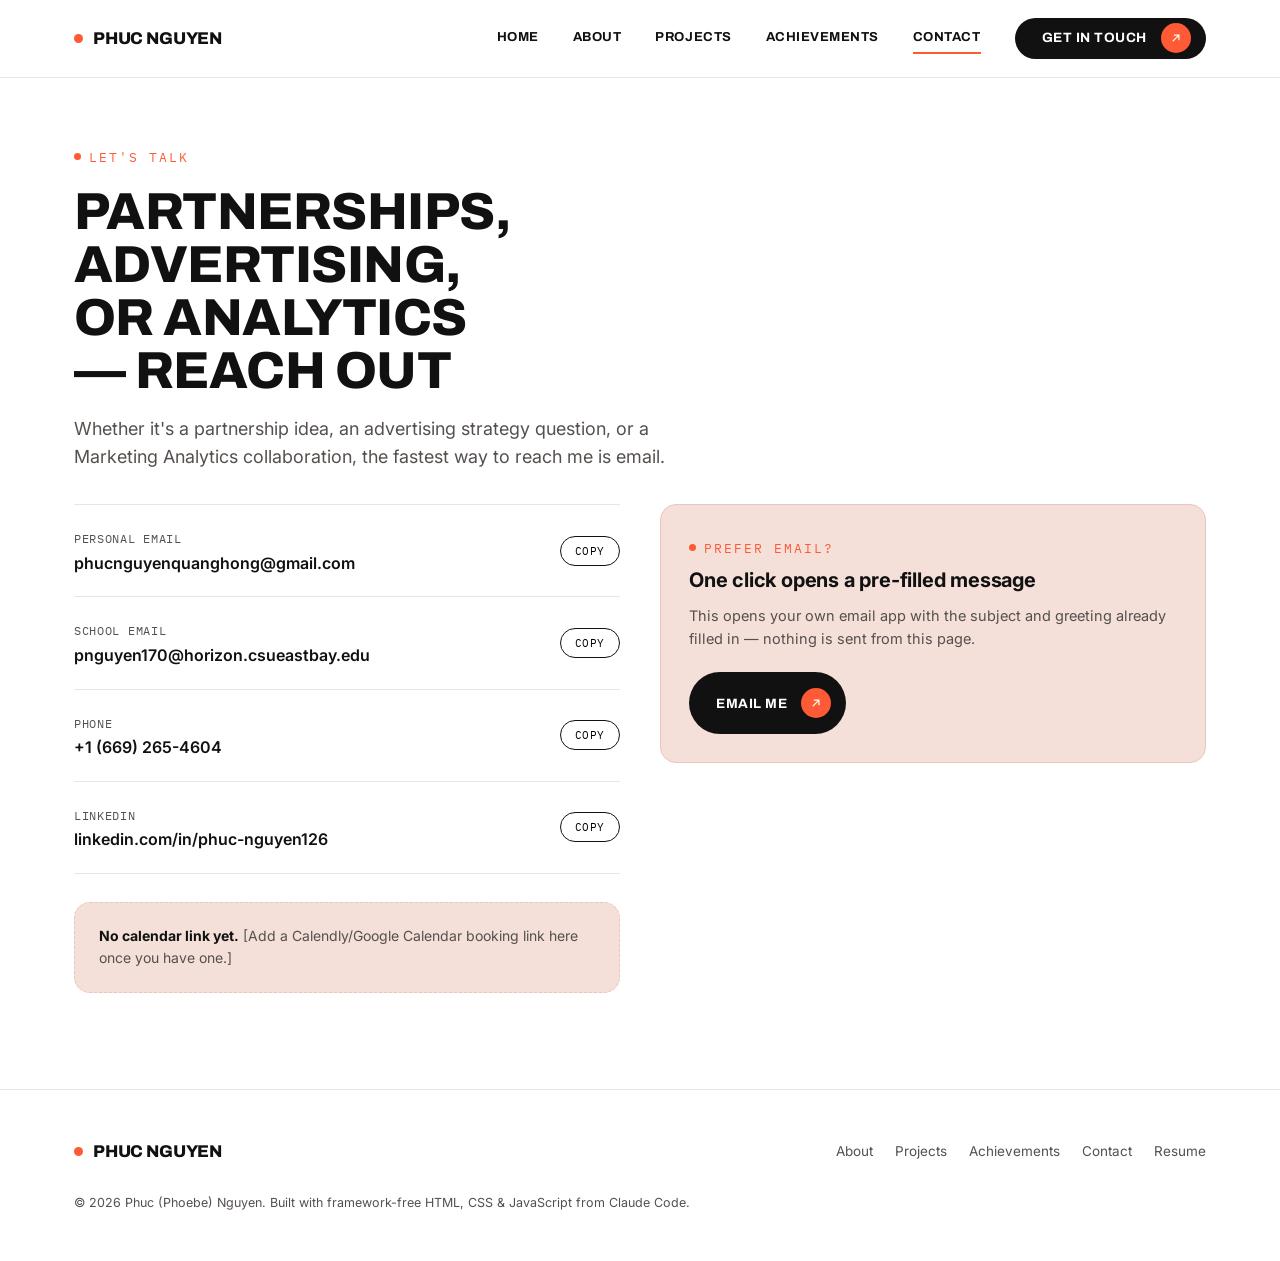
<file: contact.html>
<!DOCTYPE html>
<html lang="en">
<head>
<meta charset="UTF-8">
<meta name="viewport" content="width=device-width, initial-scale=1.0">
<title>Contact — Phuc Nguyen</title>
<meta name="description" content="Get in touch with Phuc (Phoebe) Nguyen for partnerships, advertising strategy, or marketing analytics collaboration.">
<meta property="og:title" content="Contact — Phuc Nguyen">
<meta property="og:description" content="Get in touch for partnerships, advertising strategy, or marketing analytics collaboration.">
<meta property="og:type" content="website">
<link rel="preconnect" href="https://fonts.googleapis.com">
<link rel="preconnect" href="https://fonts.gstatic.com" crossorigin>
<link rel="stylesheet" href="https://fonts.googleapis.com/css2?family=Archivo:wght@700;800;900&family=Inter:wght@400;500;600&family=IBM+Plex+Mono:wght@500;600&display=swap">
<link rel="stylesheet" href="assets/css/style.css">
</head>
<body>
<a class="skip-link" href="#main">Skip to content</a>

<header class="site-nav">
  <div class="nav-inner">
    <a class="nav-mark" href="index.html"><span class="dot" aria-hidden="true"></span>Phuc Nguyen</a>
    <nav class="nav-links" id="nav-links">
      <a href="index.html">Home</a>
      <a href="about.html">About</a>
      <a href="projects.html">Projects</a>
      <a href="achievements.html">Achievements</a>
      <a href="contact.html" aria-current="page">Contact</a>
      <a class="btn btn-primary nav-cta" href="mailto:phucnguyenquanghong@gmail.com">Get in Touch<span class="btn-dot" aria-hidden="true"><svg viewBox="0 0 24 24" fill="none" stroke="#fff" stroke-width="2" stroke-linecap="round"><path d="M7 17L17 7M9 7h8v8"/></svg></span></a>
    </nav>
    <button class="nav-toggle" aria-label="Toggle menu" aria-expanded="false" aria-controls="nav-links">
      <svg viewBox="0 0 24 24" fill="none" stroke="currentColor" stroke-width="2" stroke-linecap="round"><path d="M4 6h16M4 12h16M4 18h16"/></svg>
    </button>
  </div>
</header>

<main id="main">

  <section style="padding-block:64px 32px;">
    <div class="wrap">
      <span class="eyebrow">Let's talk</span>
      <h2 style="max-width:18ch;">Partnerships, Advertising, Or Analytics — Reach Out</h2>
      <p style="font-size:18px; color:var(--ink-soft); max-width:56ch; margin-top:18px;">Whether it's a partnership idea, an advertising strategy question, or a Marketing Analytics collaboration, the fastest way to reach me is email.</p>
    </div>
  </section>

  <section style="padding-top:0;">
    <div class="wrap contact-grid">

      <div class="reveal">
        <div class="contact-list">
          <div class="contact-row">
            <div>
              <span class="label">Personal email</span><br>
              <a class="value" href="mailto:phucnguyenquanghong@gmail.com">phucnguyenquanghong@gmail.com</a>
            </div>
            <button class="copy-btn" data-copy="phucnguyenquanghong@gmail.com">Copy</button>
          </div>
          <div class="contact-row">
            <div>
              <span class="label">School email</span><br>
              <a class="value" href="mailto:pnguyen170@horizon.csueastbay.edu">pnguyen170@horizon.csueastbay.edu</a>
            </div>
            <button class="copy-btn" data-copy="pnguyen170@horizon.csueastbay.edu">Copy</button>
          </div>
          <div class="contact-row">
            <div>
              <span class="label">Phone</span><br>
              <a class="value" href="tel:+16692654604">+1 (669) 265-4604</a>
            </div>
            <button class="copy-btn" data-copy="+1 (669) 265-4604">Copy</button>
          </div>
          <div class="contact-row">
            <div>
              <span class="label">LinkedIn</span><br>
              <a class="value" href="https://www.linkedin.com/in/phuc-nguyen126/" target="_blank" rel="noopener">linkedin.com/in/phuc-nguyen126</a>
            </div>
            <button class="copy-btn" data-copy="https://www.linkedin.com/in/phuc-nguyen126/">Copy</button>
          </div>
        </div>

        <div class="placeholder-note" style="margin-top:28px;">
          <strong>No calendar link yet.</strong> [Add a Calendly/Google Calendar booking link here once you have one.]
        </div>
      </div>

      <div class="reveal">
        <div class="card" style="background:var(--blush); border-color:var(--blush-deep);">
          <span class="eyebrow" style="margin-bottom:12px;">Prefer email?</span>
          <h3 style="text-transform:none; font-family:var(--font-body); font-weight:700; font-size:20px; margin-bottom:14px;">One click opens a pre-filled message</h3>
          <p style="color:var(--ink-soft); font-size:14.5px; margin-bottom:22px;">This opens your own email app with the subject and greeting already filled in — nothing is sent from this page.</p>
          <a class="btn btn-primary" href="mailto:phucnguyenquanghong@gmail.com?subject=Let%27s%20connect&body=Hi%20Phuc%2C%0A%0A">
            Email Me
            <span class="btn-dot" aria-hidden="true"><svg viewBox="0 0 24 24" fill="none" stroke="#fff" stroke-width="2" stroke-linecap="round"><path d="M7 17L17 7M9 7h8v8"/></svg></span>
          </a>
        </div>
      </div>

    </div>
  </section>

</main>

<footer class="site-footer">
  <div class="wrap">
    <div class="foot-grid">
      <a class="nav-mark" href="index.html"><span class="dot" aria-hidden="true"></span>Phuc Nguyen</a>
      <div class="foot-links">
        <a href="about.html">About</a>
        <a href="projects.html">Projects</a>
        <a href="achievements.html">Achievements</a>
        <a href="contact.html">Contact</a>
        <a href="resume/Phuc-Nguyen-Resume.pdf">Resume</a>
      </div>
    </div>
    <p class="foot-note">&copy; <span data-year>2026</span> Phuc (Phoebe) Nguyen. Built with framework-free HTML, CSS &amp; JavaScript from Claude Code.</p>
  </div>
</footer>

<script src="assets/js/main.js"></script>
</body>
</html>
</file>
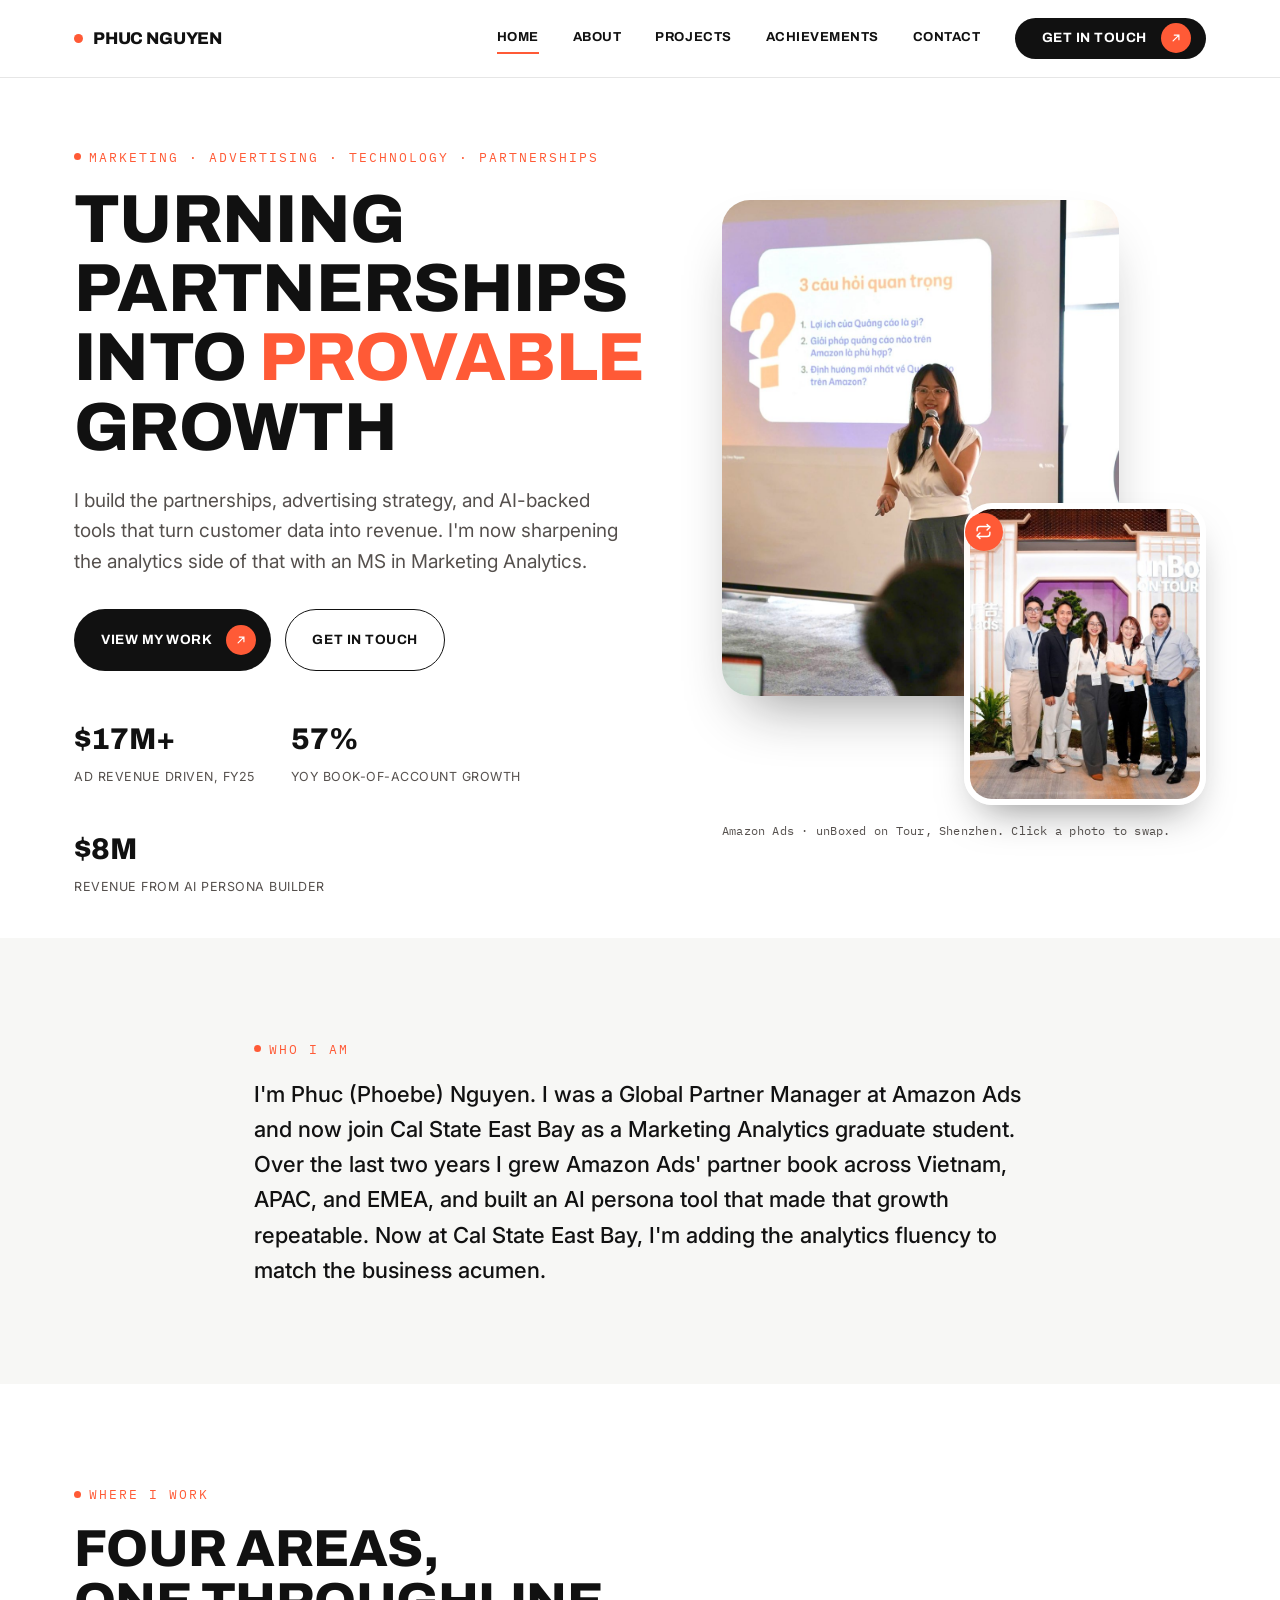
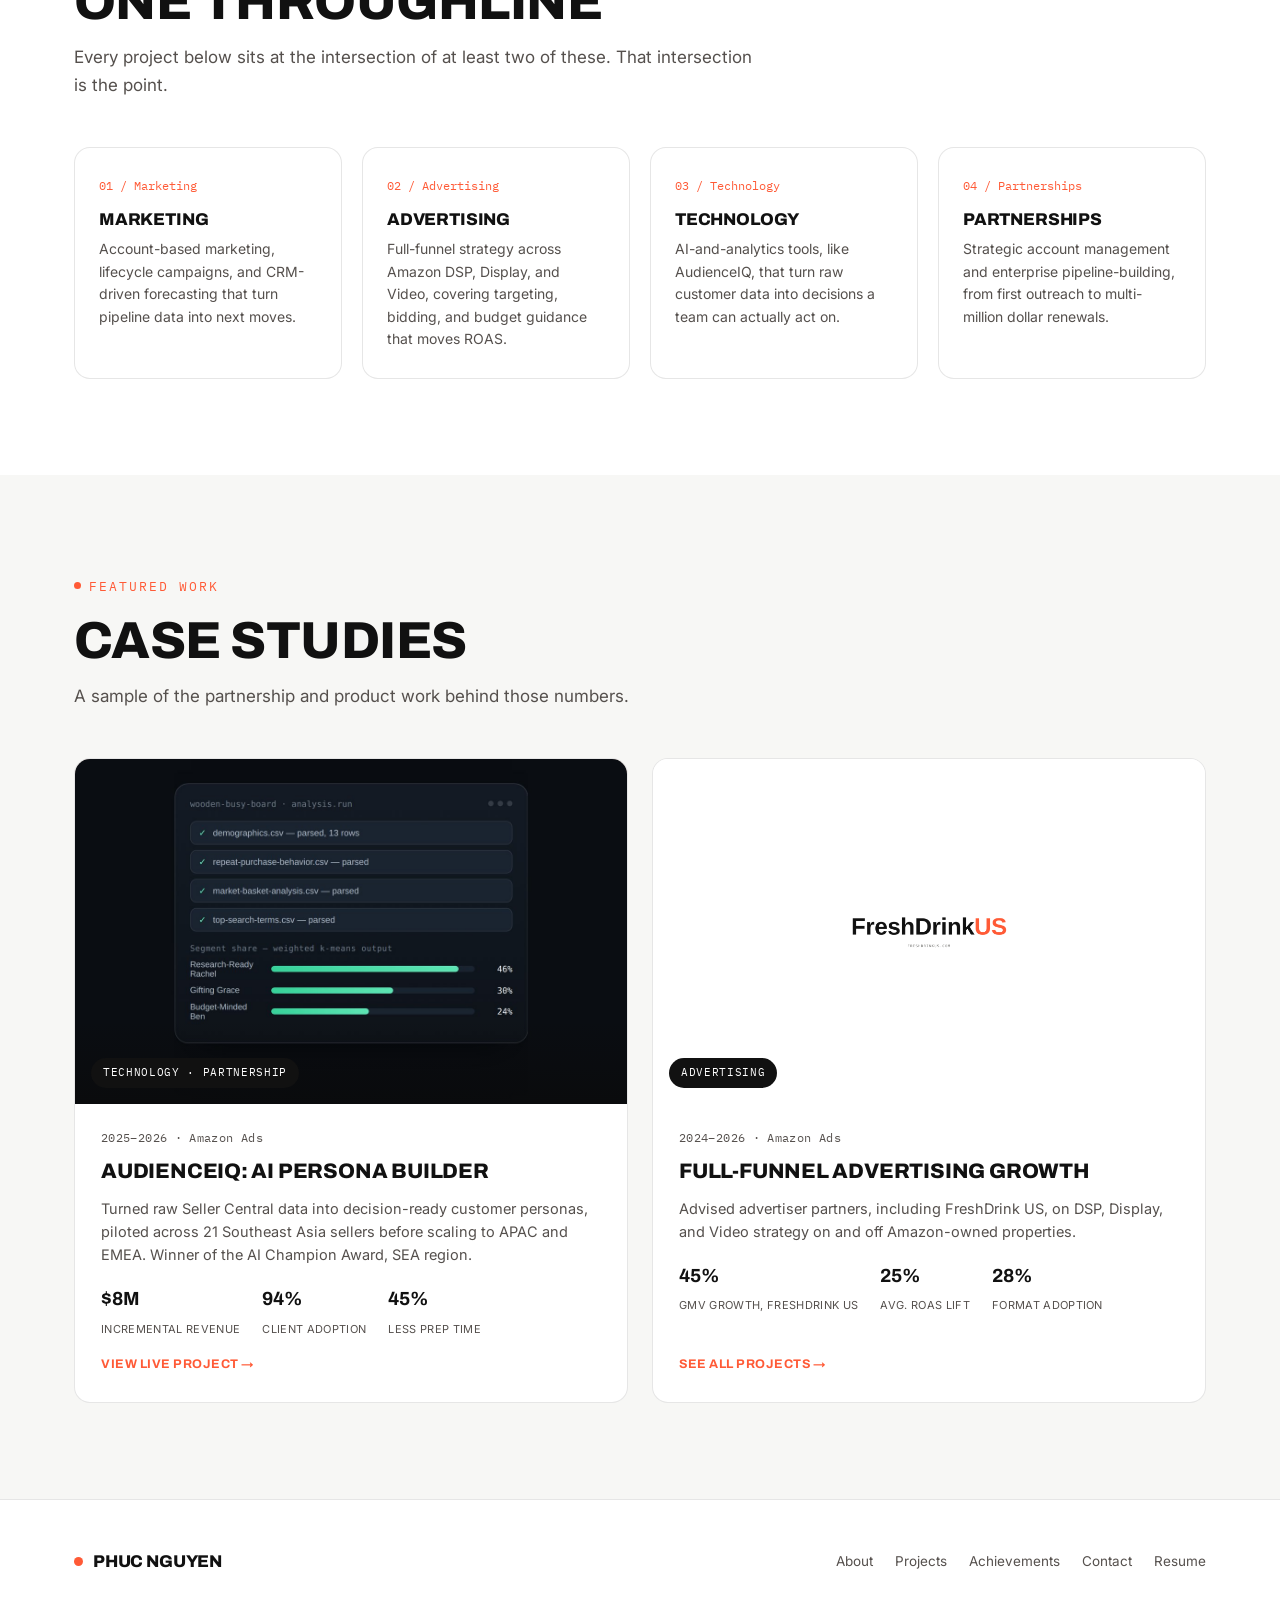
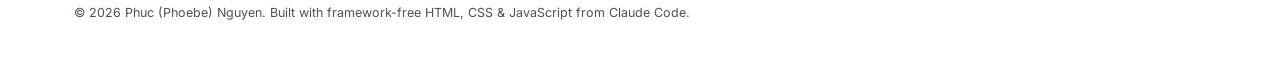
<file: homepage.html>
<!DOCTYPE html>
<html lang="en">
<head>
<meta charset="UTF-8">
<meta name="viewport" content="width=device-width, initial-scale=1.0">
<title>Phuc Nguyen: Partnerships, Advertising &amp; Marketing Analytics</title>
<meta name="description" content="Phuc (Phoebe) Nguyen is a partnerships and advertising strategist connecting Marketing, Advertising, Technology, and Partnerships, from scaling Amazon Ads' partner book to building an AI persona tool used across APAC and EMEA.">
<meta property="og:title" content="Phuc Nguyen: Partnerships, Advertising &amp; Marketing Analytics">
<meta property="og:description" content="Partnerships and advertising strategist connecting Marketing, Advertising, Technology, and Partnerships.">
<meta property="og:type" content="website">
<link rel="preconnect" href="https://fonts.googleapis.com">
<link rel="preconnect" href="https://fonts.gstatic.com" crossorigin>
<link rel="stylesheet" href="https://fonts.googleapis.com/css2?family=Archivo:wght@700;800;900&family=Inter:wght@400;500;600&family=IBM+Plex+Mono:wght@500;600&display=swap">
<link rel="stylesheet" href="assets/css/style.css">
</head>
<body>
<a class="skip-link" href="#main">Skip to content</a>

<!-- ============ SHARED NAV ============ -->
<header class="site-nav">
  <div class="nav-inner">
    <a class="nav-mark" href="homepage.html"><span class="dot" aria-hidden="true"></span>Phuc Nguyen</a>
    <nav class="nav-links" id="nav-links">
      <a href=".html" aria-current="page">Home</a>
      <a href="about.html">About</a>
      <a href="projects.html">Projects</a>
      <a href="achievements.html">Achievements</a>
      <a href="contact.html">Contact</a>
      <a class="btn btn-primary nav-cta" href="contact.html">Get in Touch<span class="btn-dot" aria-hidden="true"><svg viewBox="0 0 24 24" fill="none" stroke="#fff" stroke-width="2" stroke-linecap="round"><path d="M7 17L17 7M9 7h8v8"/></svg></span></a>
    </nav>
    <button class="nav-toggle" aria-label="Toggle menu" aria-expanded="false" aria-controls="nav-links">
      <svg viewBox="0 0 24 24" fill="none" stroke="currentColor" stroke-width="2" stroke-linecap="round"><path d="M4 6h16M4 12h16M4 18h16"/></svg>
    </button>
  </div>
</header>

<main id="main">

  <!-- ============ HERO ============ -->
  <section class="hero">
    <div class="wrap hero-grid">
      <div>
        <span class="eyebrow">Marketing · Advertising · Technology · Partnerships</span>
        <h1>Turning Partnerships Into <span class="accent">Provable</span> Growth</h1>
        <p class="positioning">I build the partnerships, advertising strategy, and AI-backed tools that turn customer data into revenue. I'm now sharpening the analytics side of that with an MS in Marketing Analytics.</p>
        <div class="btn-row" style="margin-top:32px;">
          <a class="btn btn-primary" href="projects.html">View My Work<span class="btn-dot" aria-hidden="true"><svg viewBox="0 0 24 24" fill="none" stroke="#fff" stroke-width="2" stroke-linecap="round"><path d="M7 17L17 7M9 7h8v8"/></svg></span></a>
          <a class="btn btn-ghost" href="contact.html">Get in Touch</a>
        </div>
        <div class="hero-meta">
          <div><strong>$17M+</strong><span>Ad revenue driven, FY25</span></div>
          <div><strong>57%</strong><span>YoY book-of-account growth</span></div>
          <div><strong>$8M</strong><span>Revenue from AI Persona Builder</span></div>
        </div>
      </div>
      <div class="hero-art">
        <div class="hero-photos reveal" id="hero-photos">
          <button type="button" class="hero-photo hero-photo-a" id="hero-photo-a" aria-pressed="true" aria-label="Currently large: presenting on stage. Click to bring the team photo to the front instead.">
            <img src="assets/img/hero-presenting.jpg" alt="Phuc (Phoebe) Nguyen presenting Amazon Ads solutions on stage with a microphone" width="1000" height="1500" loading="eager">
          </button>
          <button type="button" class="hero-photo hero-photo-b" id="hero-photo-b" aria-pressed="false" aria-label="Currently small: with the Amazon Ads team at unBoxed on Tour, Shenzhen. Click to bring this photo to the front instead.">
            <img src="assets/img/hero-team-shenzhen.jpg" alt="Phuc (Phoebe) Nguyen with Amazon Ads colleagues at the unBoxed on Tour Shenzhen event" width="1000" height="666" loading="lazy">
          </button>
          <span class="hero-swap-hint" aria-hidden="true">
            <svg viewBox="0 0 24 24" fill="none" stroke="#fff" stroke-width="2" stroke-linecap="round" stroke-linejoin="round"><path d="M17 2l4 4-4 4M3 11V9a4 4 0 0 1 4-4h14M7 22l-4-4 4-4M21 13v2a4 4 0 0 1-4 4H3"/></svg>
          </span>
        </div>
        <p class="hero-photo-caption">Amazon Ads &middot; unBoxed on Tour, Shenzhen. Click a photo to swap.</p>
      </div>
    </div>
  </section>

  <!-- ============ SHORT BIO ============ -->
  <section class="alt-bg">
    <div class="wrap" style="max-width:820px;">
      <span class="eyebrow">Who I am</span>
      <p style="font-size:22px; font-weight:500; color:var(--ink);">
        I'm Phuc (Phoebe) Nguyen. I was a Global Partner Manager at Amazon Ads and now join Cal State East Bay as a Marketing Analytics graduate student. Over the last two years I grew Amazon Ads' partner book across Vietnam, APAC, and EMEA, and built an AI persona tool that made that growth repeatable. Now at Cal State East Bay, I'm adding the analytics fluency to match the business acumen.
      </p>
    </div>
  </section>

  <!-- ============ FOCUS AREAS ============ -->
  <section>
    <div class="wrap">
      <div class="section-head">
        <span class="eyebrow">Where I work</span>
        <h2>Four Areas, One Throughline</h2>
        <p>Every project below sits at the intersection of at least two of these. That intersection is the point.</p>
      </div>
      <div class="focus-grid">
        <div class="focus-card reveal">
          <div class="focus-num">01 / Marketing</div>
          <h3>Marketing</h3>
          <p>Account-based marketing, lifecycle campaigns, and CRM-driven forecasting that turn pipeline data into next moves.</p>
        </div>
        <div class="focus-card reveal">
          <div class="focus-num">02 / Advertising</div>
          <h3>Advertising</h3>
          <p>Full-funnel strategy across Amazon DSP, Display, and Video, covering targeting, bidding, and budget guidance that moves ROAS.</p>
        </div>
        <div class="focus-card reveal">
          <div class="focus-num">03 / Technology</div>
          <h3>Technology</h3>
          <p>AI-and-analytics tools, like AudienceIQ, that turn raw customer data into decisions a team can actually act on.</p>
        </div>
        <div class="focus-card reveal">
          <div class="focus-num">04 / Partnerships</div>
          <h3>Partnerships</h3>
          <p>Strategic account management and enterprise pipeline-building, from first outreach to multi-million dollar renewals.</p>
        </div>
      </div>
    </div>
  </section>

  <!-- ============ FEATURED PROJECTS ============ -->
  <section class="alt-bg">
    <div class="wrap">
      <div class="section-head">
        <span class="eyebrow">Featured work</span>
        <h2>Case Studies</h2>
        <p>A sample of the partnership and product work behind those numbers.</p>
      </div>
      <div class="project-grid">

        <article class="project-card reveal" data-category="technology">
          <div class="project-media">
            <img src="assets/img/audienceiq-preview.jpg" alt="AudienceIQ product screenshot showing parsed data sources and a segment-share breakdown from weighted k-means clustering" width="1200" height="750" loading="lazy">
            <span class="tag">Technology · Partnership</span>
          </div>
          <div class="project-body">
            <span class="project-meta">2025&ndash;2026 · Amazon Ads</span>
            <h3>AudienceIQ: AI Persona Builder</h3>
            <p class="summary">Turned raw Seller Central data into decision-ready customer personas, piloted across 21 Southeast Asia sellers before scaling to APAC and EMEA. Winner of the AI Champion Award, SEA region.</p>
            <div class="project-stats">
              <div><strong>$8M</strong><span>Incremental revenue</span></div>
              <div><strong>94%</strong><span>Client adoption</span></div>
              <div><strong>45%</strong><span>Less prep time</span></div>
            </div>
            <a class="project-link" href="projects/audienceiq.html">View live project &rarr;</a>
          </div>
        </article>

        <article class="project-card reveal" data-category="advertising">
          <div class="project-media media-logo">
            <img src="assets/img/freshdrink-wordmark-placeholder.png" alt="FreshDrink US wordmark placeholder, standing in until the brand's own logo file is added" width="1200" height="750" loading="lazy">
            <span class="tag">Advertising</span>
          </div>
          <div class="project-body">
            <span class="project-meta">2024&ndash;2026 · Amazon Ads</span>
            <h3>Full-Funnel Advertising Growth</h3>
            <p class="summary">Advised advertiser partners, including <a href="https://freshdrinkus.com/" target="_blank" rel="noopener">FreshDrink US</a>, on DSP, Display, and Video strategy on and off Amazon-owned properties.</p>
            <div class="project-stats">
              <div><strong>45%</strong><span>GMV growth, FreshDrink US</span></div>
              <div><strong>25%</strong><span>Avg. ROAS lift</span></div>
              <div><strong>28%</strong><span>Format adoption</span></div>
            </div>
            <a class="project-link" href="projects.html">See all projects &rarr;</a>
          </div>
        </article>

      </div>
    </div>
  </section>

</main>

<!-- ============ SHARED FOOTER ============ -->
<footer class="site-footer">
  <div class="wrap">
    <div class="foot-grid">
      <a class="nav-mark" href=".html"><span class="dot" aria-hidden="true"></span>Phuc Nguyen</a>
      <div class="foot-links">
        <a href="about.html">About</a>
        <a href="projects.html">Projects</a>
        <a href="achievements.html">Achievements</a>
        <a href="contact.html">Contact</a>
        <a href="resume/Phuc-Nguyen-Resume.pdf">Resume</a>
      </div>
    </div>
    <p class="foot-note">&copy; <span data-year>2026</span> Phuc (Phoebe) Nguyen. Built with framework-free HTML, CSS &amp; JavaScript from Claude Code.</p>
  </div>
</footer>

<script src="assets/js/main.js"></script>
</body>
</html>
</file>
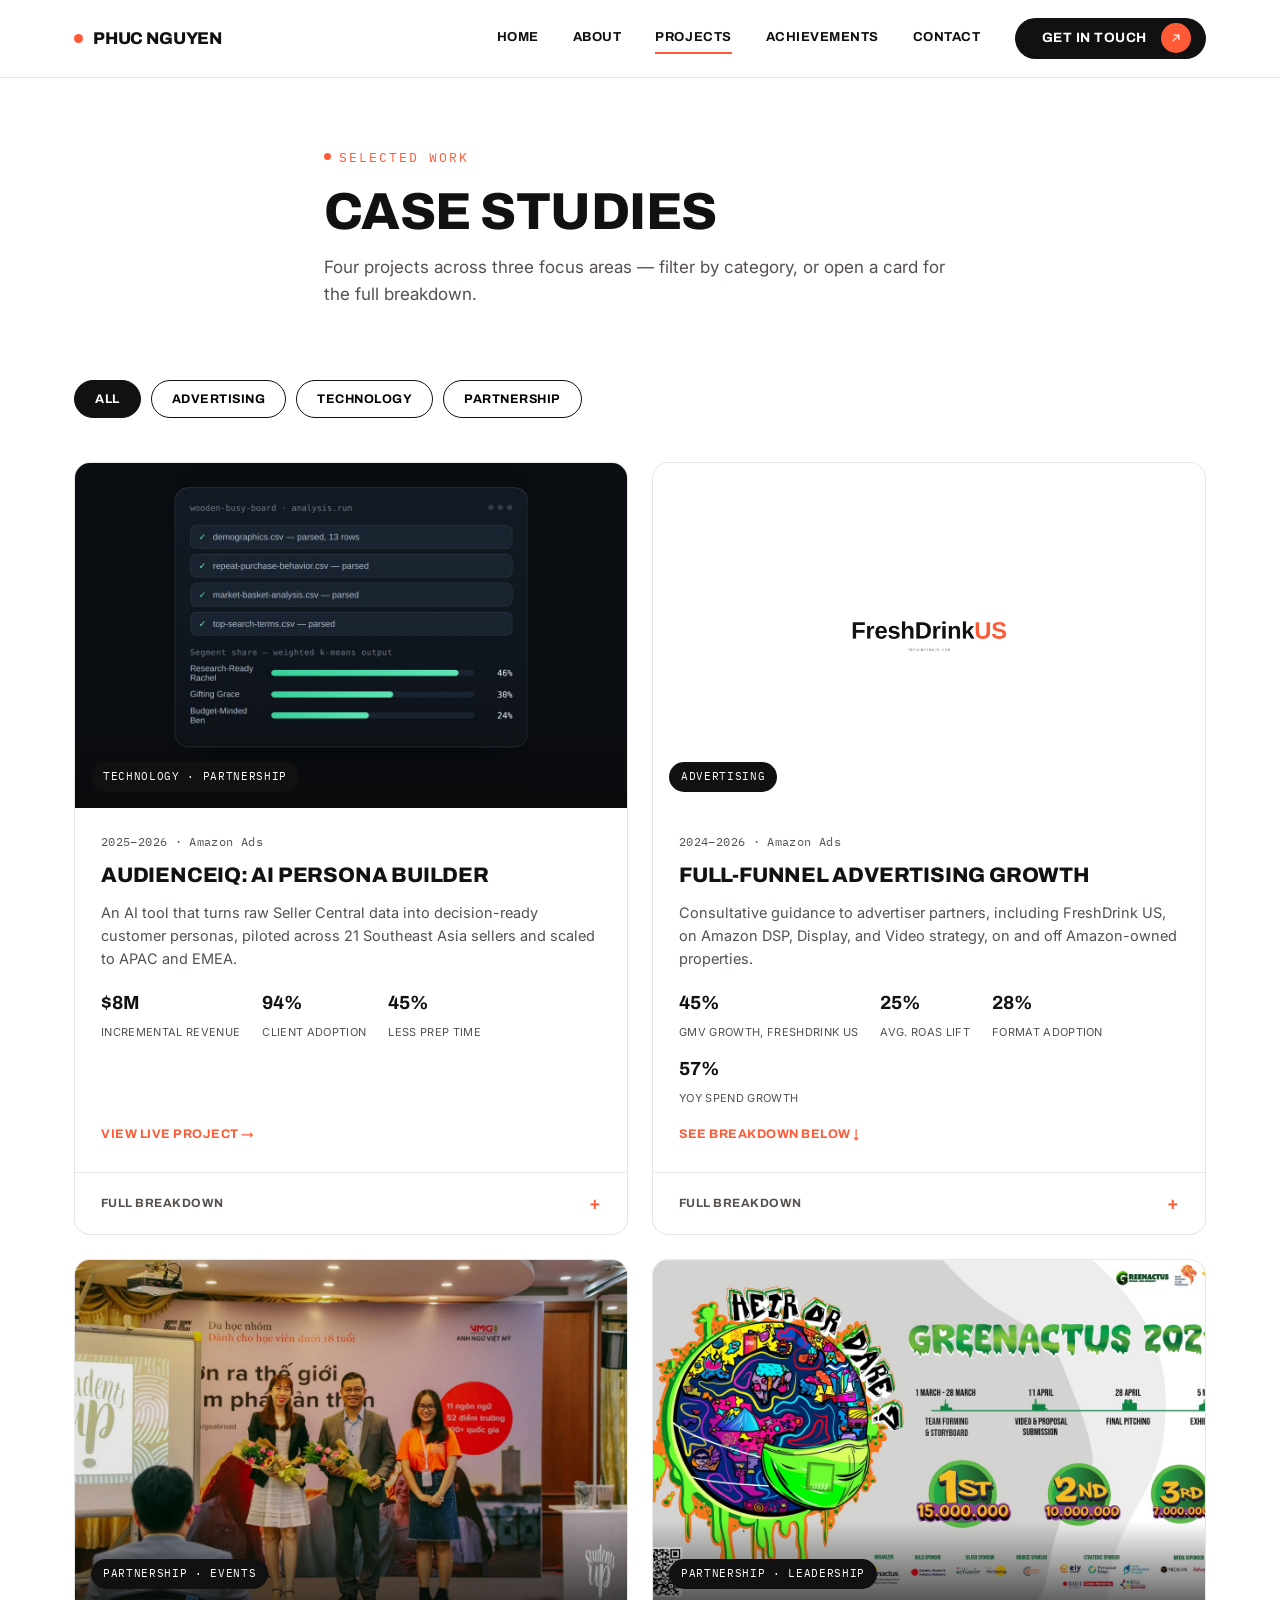
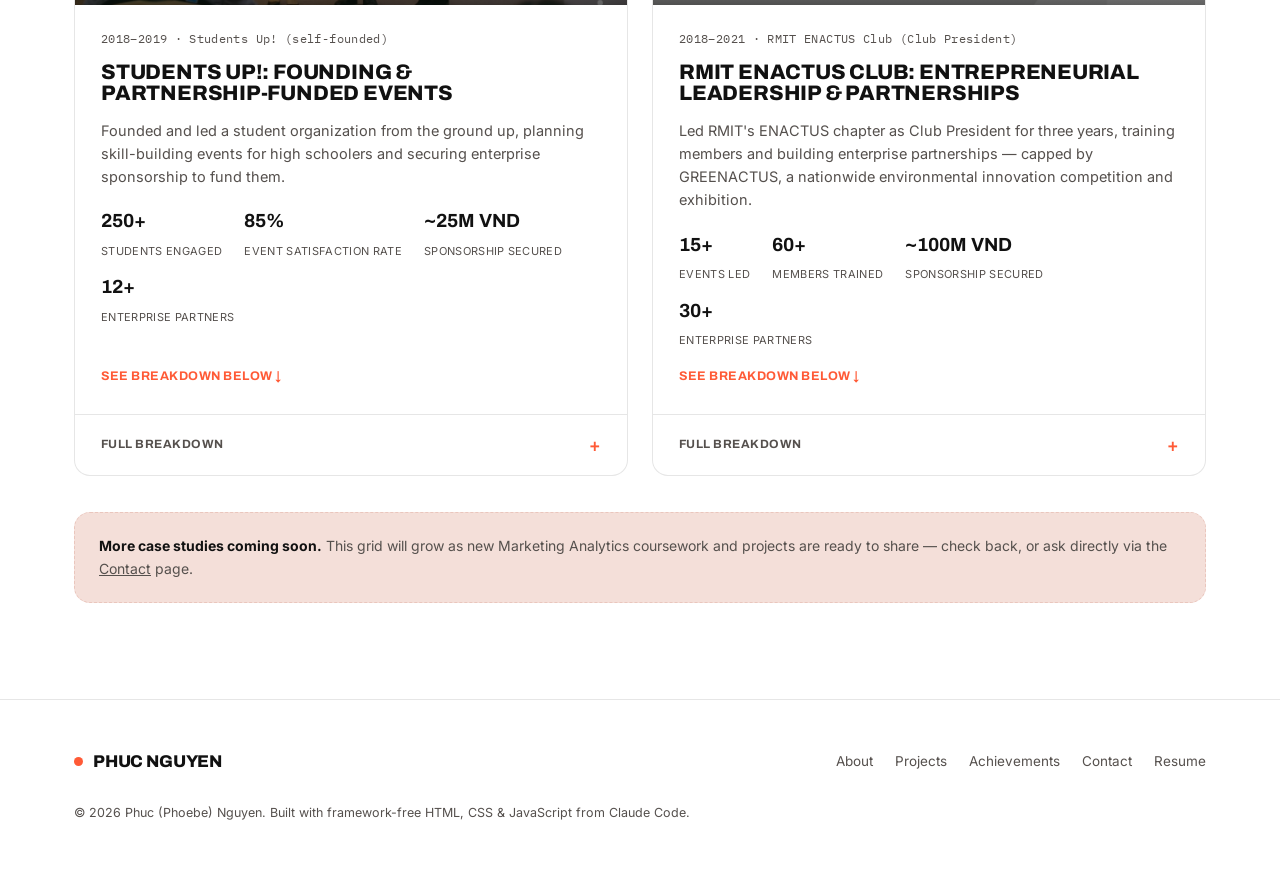
<file: projects.html>
<!DOCTYPE html>
<html lang="en">
<head>
<meta charset="UTF-8">
<meta name="viewport" content="width=device-width, initial-scale=1.0">
<title>Projects — Phuc Nguyen</title>
<meta name="description" content="Case studies in Marketing, Advertising, Technology, and Partnerships from Phuc (Phoebe) Nguyen, including the AudienceIQ AI Persona Builder.">
<meta property="og:title" content="Projects — Phuc Nguyen">
<meta property="og:description" content="Case studies in Marketing, Advertising, Technology, and Partnerships.">
<meta property="og:type" content="website">
<link rel="preconnect" href="https://fonts.googleapis.com">
<link rel="preconnect" href="https://fonts.gstatic.com" crossorigin>
<link rel="stylesheet" href="https://fonts.googleapis.com/css2?family=Archivo:wght@700;800;900&family=Inter:wght@400;500;600&family=IBM+Plex+Mono:wght@500;600&display=swap">
<link rel="stylesheet" href="assets/css/style.css">
</head>
<body>
<a class="skip-link" href="#main">Skip to content</a>

<header class="site-nav">
  <div class="nav-inner">
    <a class="nav-mark" href="index.html"><span class="dot" aria-hidden="true"></span>Phuc Nguyen</a>
    <nav class="nav-links" id="nav-links">
      <a href="index.html">Home</a>
      <a href="about.html">About</a>
      <a href="projects.html" aria-current="page">Projects</a>
      <a href="achievements.html">Achievements</a>
      <a href="contact.html">Contact</a>
      <a class="btn btn-primary nav-cta" href="contact.html">Get in Touch<span class="btn-dot" aria-hidden="true"><svg viewBox="0 0 24 24" fill="none" stroke="#fff" stroke-width="2" stroke-linecap="round"><path d="M7 17L17 7M9 7h8v8"/></svg></span></a>
    </nav>
    <button class="nav-toggle" aria-label="Toggle menu" aria-expanded="false" aria-controls="nav-links">
      <svg viewBox="0 0 24 24" fill="none" stroke="currentColor" stroke-width="2" stroke-linecap="round"><path d="M4 6h16M4 12h16M4 18h16"/></svg>
    </button>
  </div>
</header>

<main id="main">

  <section style="padding-block:64px 24px;">
    <div class="wrap section-head">
      <span class="eyebrow">Selected work</span>
      <h2>Case Studies</h2>
      <p>Four projects across three focus areas — filter by category, or open a card for the full breakdown.</p>
    </div>
  </section>

  <section style="padding-top:0;">
    <div class="wrap">

      <div class="filter-row" data-filter-row role="group" aria-label="Filter projects by category">
        <button class="filter-btn is-active" data-filter="all" aria-pressed="true">All</button>
        <button class="filter-btn" data-filter="advertising" aria-pressed="false">Advertising</button>
        <button class="filter-btn" data-filter="technology" aria-pressed="false">Technology</button>
        <button class="filter-btn" data-filter="partnership" aria-pressed="false">Partnership</button>
      </div>

      <div class="project-grid">

        <!-- ===== PROJECT 1: AudienceIQ ===== -->
        <article class="project-card reveal" data-project-card data-category="technology">
          <div class="project-media">
            <img src="assets/img/audienceiq-preview.jpg" alt="AudienceIQ product screenshot showing parsed data sources and a segment-share breakdown from weighted k-means clustering" width="1200" height="750" loading="lazy">
            <span class="tag">Technology · Partnership</span>
          </div>
          <div class="project-body">
            <span class="project-meta">2025&ndash;2026 · Amazon Ads</span>
            <h3>AudienceIQ: AI Persona Builder</h3>
            <p class="summary">An AI tool that turns raw Seller Central data into decision-ready customer personas, piloted across 21 Southeast Asia sellers and scaled to APAC and EMEA.</p>
            <div class="project-stats">
              <div><strong>$8M</strong><span>Incremental revenue</span></div>
              <div><strong>94%</strong><span>Client adoption</span></div>
              <div><strong>45%</strong><span>Less prep time</span></div>
            </div>
            <a class="project-link" href="projects/audienceiq.html">View live project &rarr;</a>
          </div>
          <details class="project-detail">
            <summary>Full breakdown</summary>
            <div class="detail-body">
              <p>Leveraged Amazon Quick Suite to transform complex Seller Central data into customer personas with concrete, actionable recommendations: improved CVR, A/B-tested video creative, and ADSP audience targeting.</p>
              <ul>
                <li>Grounded every persona in real weighted k-means clustering output rather than language-model guesswork.</li>
                <li>Packaged the workflow as a repeatable three-step process the partner team could run per product.</li>
                <li>Piloted across 21 Southeast Asia sellers, then scaled to regional rollout across APAC and EMEA.</li>
                <li>Drove a 34.7% increase in ad sales and a 66.2% reduction in ad spend for one pilot client.</li>
                <li>Won the AI Champion Award, SEA region, nominated by the SEA Country Manager.</li>
              </ul>
            </div>
          </details>
        </article>

        <!-- ===== PROJECT 2: Full-Funnel Advertising Growth ===== -->
        <article class="project-card reveal" data-project-card data-category="advertising">
          <div class="project-media media-logo">
            <img src="assets/img/freshdrink-wordmark-placeholder.png" alt="FreshDrink US wordmark placeholder, standing in until the brand's own logo file is added" width="1200" height="750" loading="lazy">
            <span class="tag">Advertising</span>
          </div>
          <div class="project-body">
            <span class="project-meta">2024&ndash;2026 · Amazon Ads</span>
            <h3>Full-Funnel Advertising Growth</h3>
            <p class="summary">Consultative guidance to advertiser partners, including <a href="https://freshdrinkus.com/" target="_blank" rel="noopener">FreshDrink US</a>, on Amazon DSP, Display, and Video strategy, on and off Amazon-owned properties.</p>
            <div class="project-stats">
              <div><strong>45%</strong><span>GMV growth, FreshDrink US</span></div>
              <div><strong>25%</strong><span>Avg. ROAS lift</span></div>
              <div><strong>28%</strong><span>Format adoption</span></div>
              <div><strong>57%</strong><span>YoY spend growth</span></div>
            </div>
            <a class="project-link" href="#adv-detail">See breakdown below &darr;</a>
          </div>
          <details class="project-detail" id="adv-detail">
            <summary>Full breakdown</summary>
            <div class="detail-body">
              <p>Advised targeting, bidding optimization, budget distribution, and audience segmentation across a book of global brand and mid-market accounts.</p>
              <ul>
                <li>Helped <a href="https://freshdrinkus.com/" target="_blank" rel="noopener">FreshDrink US</a> grow GMV by 45% on only a 7% YoY increase in ad spend.</li>
                <li>Grew advertising spend across the book of accounts by 57% year over year (FY25 vs. FY24).</li>
                <li>Improved average campaign ROAS by 25% through consultative, data-backed guidance.</li>
                <li>Partnered with Partner and Product teams on programs that lifted advanced ad-format adoption by 28% across key verticals.</li>
              </ul>
            </div>
          </details>
        </article>

        <!-- ===== PROJECT 3: Students Up! ===== -->
        <article class="project-card reveal" data-project-card data-category="partnership">
          <div class="project-media">
            <img src="assets/img/studentsup-preview.jpg" alt="Phuc (Phoebe) Nguyen presenting flower bouquets to guest speakers on stage at a Students Up! event, co-branded with VMG Centre and IDP" width="1200" height="750" loading="lazy">
            <span class="tag">Partnership · Events</span>
          </div>
          <div class="project-body">
            <span class="project-meta">2018&ndash;2019 · Students Up! (self-founded)</span>
            <h3>Students Up!: Founding &amp; Partnership-Funded Events</h3>
            <p class="summary">Founded and led a student organization from the ground up, planning skill-building events for high schoolers and securing enterprise sponsorship to fund them.</p>
            <div class="project-stats">
              <div><strong>250+</strong><span>Students engaged</span></div>
              <div><strong>85%</strong><span>Event satisfaction rate</span></div>
              <div><strong>~25M VND</strong><span>Sponsorship secured</span></div>
              <div><strong>12+</strong><span>Enterprise partners</span></div>
            </div>
            <a class="project-link" href="#su-detail">See breakdown below &darr;</a>
          </div>
          <details class="project-detail" id="su-detail">
            <summary>Full breakdown</summary>
            <div class="detail-body">
              <p>Founded Students Up! in 2018 and served as its first President, laying the organization's structure, direction, and membership from scratch, then motivating, training, and mentoring members to run student programs end to end. Mission: motivate high school students to strive for excellence, believe in themselves, and think outside the box so they contribute more meaningful action to their community.</p>
              <ul>
                <li>Planned and ran a 3-part workshop and talk-show series in 2 months, built to sharpen students' public speaking, teamwork, and time management.</li>
                <li>Engaged 250+ students across the series, with an 85% satisfaction rate in post-event survey forms.</li>
                <li>Secured sponsorship and media support from 12+ enterprise partners &mdash; including VMG Centre, Lion Coffee, and Ybox &mdash; totaling nearly 25 million VND, to fund event execution.</li>
                <li>Recruited and hosted 3 CEOs, 2 professors, and 3 social influencers as guest speakers and mentors, including moderating a guest panel with Duy Khi&ecirc;m, CEO of 5S Investment JSC, at a VMG Centre &amp; IDP-partnered study-abroad info session.</li>
              </ul>
              <div class="duo-photos reveal" data-photo-swap>
                <button type="button" class="duo-photo" data-slot="a" aria-pressed="true"
                  data-label-large="Currently large: presenting flower bouquets to guest speakers on stage. Click to bring the panel photo to the front instead."
                  data-label-small="Currently small: presenting flower bouquets to guest speakers on stage. Click to bring this photo to the front instead.">
                  <img src="assets/img/studentsup-event-a.jpg" alt="Phuc (Phoebe) Nguyen presenting flower bouquets to guest speakers on stage at a Students Up! study-abroad event co-branded with VMG Centre and IDP" width="1200" height="800" loading="lazy">
                </button>
                <button type="button" class="duo-photo" data-slot="b" aria-pressed="false"
                  data-label-large="Currently large: moderating a guest-speaker panel with microphone in hand. Click to bring the other photo to the front instead."
                  data-label-small="Currently small: moderating a guest-speaker panel with microphone in hand. Click to bring this photo to the front instead.">
                  <img src="assets/img/studentsup-event-b.jpg" alt="Phuc (Phoebe) Nguyen moderating a guest-speaker panel featuring Duy Khiem, CEO of 5S Investment JSC, at a Students Up! event" width="1200" height="800" loading="lazy">
                </button>
                <span class="duo-swap-hint" aria-hidden="true">
                  <svg viewBox="0 0 24 24" fill="none" stroke="#fff" stroke-width="2" stroke-linecap="round" stroke-linejoin="round"><path d="M17 2l4 4-4 4M3 11V9a4 4 0 0 1 4-4h14M7 22l-4-4 4-4M21 13v2a4 4 0 0 1-4 4H3"/></svg>
                </span>
              </div>
              <p class="duo-photo-caption">A Students Up! study-abroad info session with VMG Centre &amp; IDP, guest-speaker panel featuring CEO Duy Khi&ecirc;m. Click a photo to swap.</p>
              <p style="margin-top:14px;"><a class="inline-link" href="https://www.facebook.com/studentsup2018/" target="_blank" rel="noopener">Visit Students Up! on Facebook &rarr;</a></p>
            </div>
          </details>
        </article>

        <!-- ===== PROJECT 4: RMIT ENACTUS Club ===== -->
        <article class="project-card reveal" data-project-card data-category="partnership">
          <div class="project-media">
            <img src="assets/img/enactus-greenactus-preview.jpg" alt="GREENACTUS 2021 competition and exhibition poster: timeline, prize tiers, and partner logos for RMIT ENACTUS Club's environmental innovation event" width="1400" height="788" loading="lazy">
            <span class="tag">Partnership · Leadership</span>
          </div>
          <div class="project-body">
            <span class="project-meta">2018&ndash;2021 · RMIT ENACTUS Club (Club President)</span>
            <h3>RMIT ENACTUS Club: Entrepreneurial Leadership &amp; Partnerships</h3>
            <p class="summary">Led RMIT's <a href="https://enactus.org/" target="_blank" rel="noopener">ENACTUS</a> chapter as Club President for three years, training members and building enterprise partnerships &mdash; capped by GREENACTUS, a nationwide environmental innovation competition and exhibition.</p>
            <div class="project-stats">
              <div><strong>15+</strong><span>Events led</span></div>
              <div><strong>60+</strong><span>Members trained</span></div>
              <div><strong>~100M VND</strong><span>Sponsorship secured</span></div>
              <div><strong>30+</strong><span>Enterprise partners</span></div>
            </div>
            <a class="project-link" href="#enactus-detail">See breakdown below &darr;</a>
          </div>
          <details class="project-detail" id="enactus-detail">
            <summary>Full breakdown</summary>
            <div class="detail-body">
              <p>Served as Club President of RMIT's <a class="inline-link" href="https://enactus.org/" target="_blank" rel="noopener">ENACTUS</a> chapter from October 2018 to May 2021, motivating, training, and mentoring members to build programs and events that develop the next generation of entrepreneurial leaders and social innovators. Managed general committee and executive meetings, delegated roles across the committee, set the club's operating plan, oversaw all club activities, and represented the club at local, regional, and national levels.</p>
              <ul>
                <li>Actively advised and led 15+ offline and online events for RMIT students.</li>
                <li>Trained and empowered 60+ club members.</li>
                <li>Awarded Best Club of the Year 2020 in the Social Interest category.</li>
                <li>Cross-collaborated and partnered with other clubs, RMIT departments, and external enterprises &mdash; including NGOs and private owners &mdash; on social media campaigns and community events and programs.</li>
              </ul>
              <p style="margin-top:18px;"><strong>Flagship event: GREENACTUS Competition &amp; Exhibition 2021.</strong> Mission: helping young innovators and enterprises find effective solutions for environmental issues.</p>
              <ul>
                <li>Attracted 500+ students to sign up for the competition and exhibition, with 13 teams turning their ideas into reality.</li>
                <li>Engaged 30+ enterprises as partners and sponsors, including Saigon Co.op, Lai Day Refill Station, and EIY Speaking.</li>
                <li>Negotiated with 30+ external partners to secure sponsorship of roughly 100 million VND (about $4,000 USD).</li>
                <li>Reached an average of 20,000 engagements and interactions on the event's social media campaign.</li>
              </ul>
              <p style="margin-top:14px;">
                <a class="inline-link" href="https://www.facebook.com/watch/?v=210637150877076" target="_blank" rel="noopener">Watch the GREENACTUS event recap &rarr;</a>
                <a class="inline-link" href="https://advertisingvietnam.com/article/hcm-co-hoi-nhan-giai-thuong-len-den-15-000-000-dong-tu-cuoc-thi-sang-kien-giai-phap-cho-o-nhiem-khong-khi-to-chuc-boi-cau-lac-bo-enactus-truong-dai-hoc-rmit-p16259" target="_blank" rel="noopener">Read media coverage on Advertising Vietnam &rarr;</a>
              </p>
            </div>
          </details>
        </article>

      </div>

      <div class="placeholder-note reveal" style="margin-top:36px;">
        <strong>More case studies coming soon.</strong> This grid will grow as new Marketing Analytics coursework and projects are ready to share — check back, or ask directly via the <a href="contact.html" style="text-decoration:underline;">Contact</a> page.
      </div>

    </div>
  </section>

</main>

<footer class="site-footer">
  <div class="wrap">
    <div class="foot-grid">
      <a class="nav-mark" href="index.html"><span class="dot" aria-hidden="true"></span>Phuc Nguyen</a>
      <div class="foot-links">
        <a href="about.html">About</a>
        <a href="projects.html">Projects</a>
        <a href="achievements.html">Achievements</a>
        <a href="contact.html">Contact</a>
        <a href="resume/Phuc-Nguyen-Resume.pdf">Resume</a>
      </div>
    </div>
    <p class="foot-note">&copy; <span data-year>2026</span> Phuc (Phoebe) Nguyen. Built with framework-free HTML, CSS &amp; JavaScript from Claude Code.</p>
  </div>
</footer>

<script src="assets/js/main.js"></script>
</body>
</html>
</file>
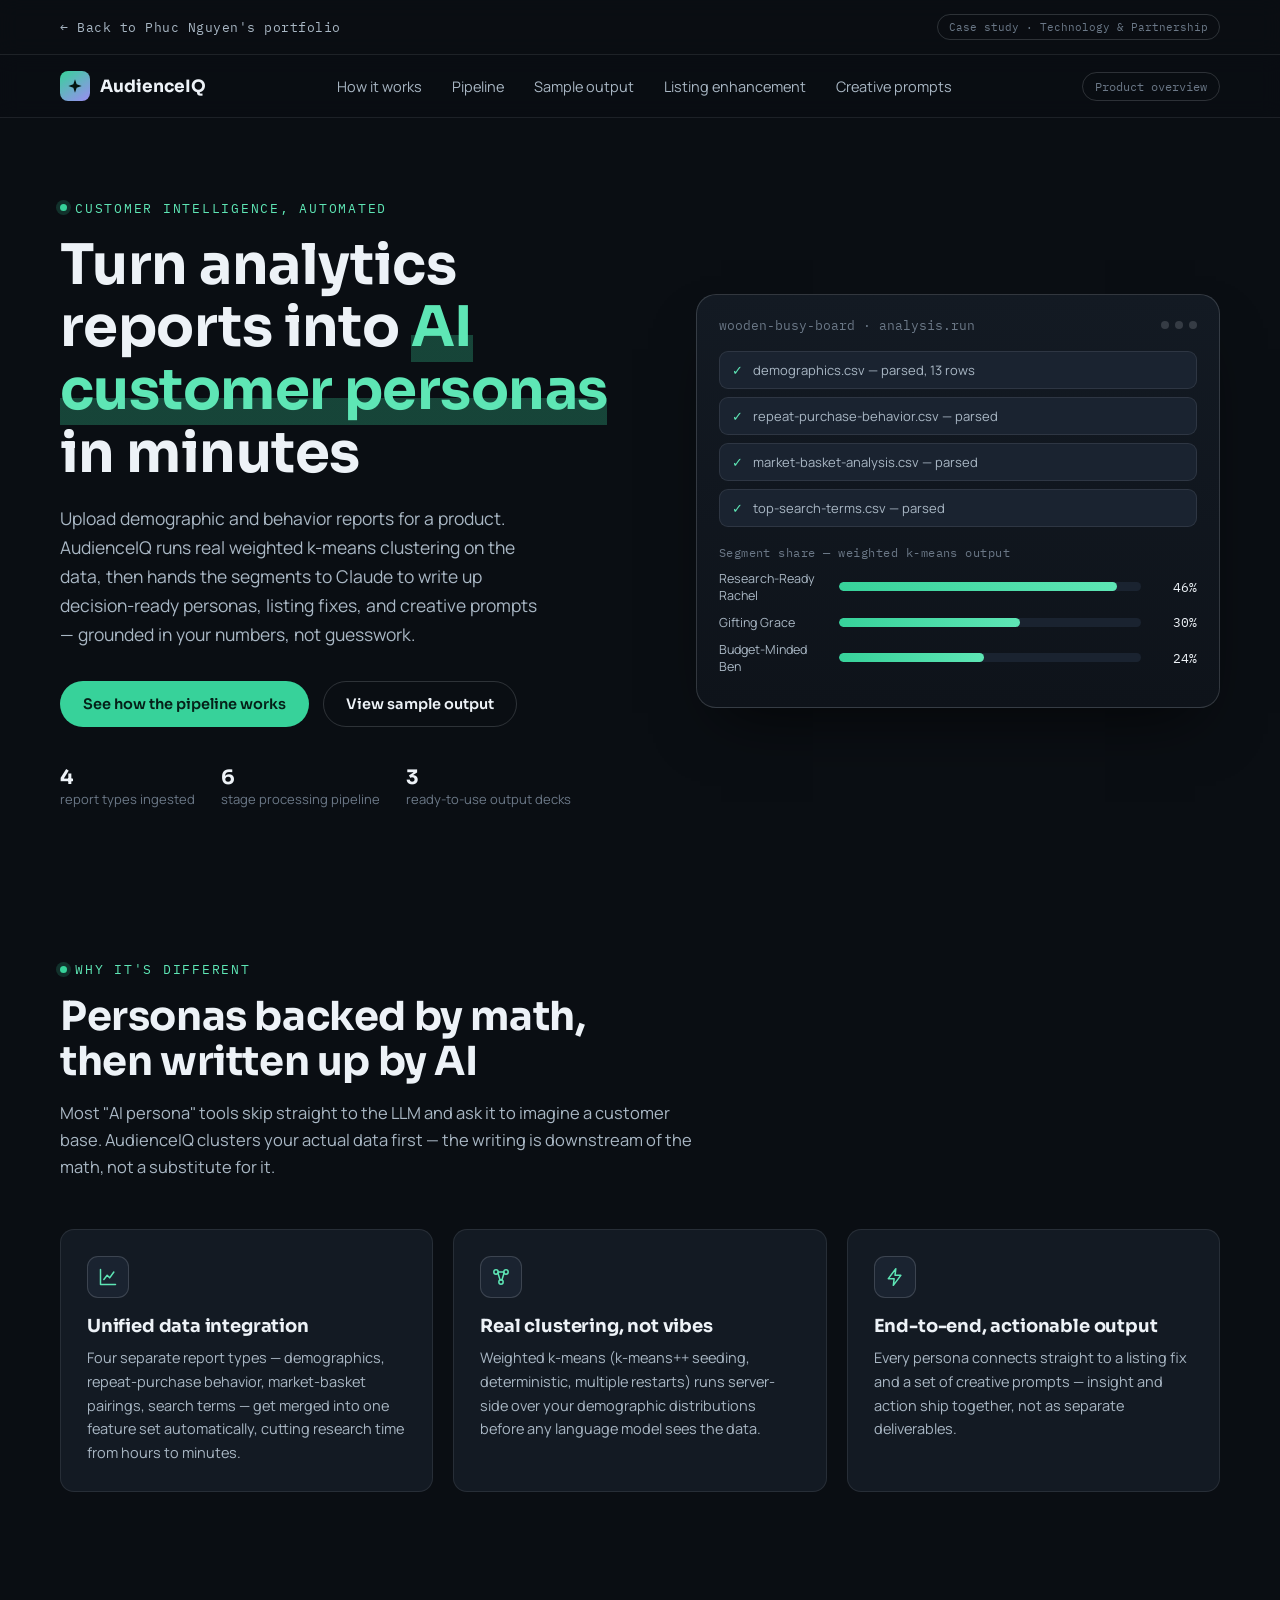
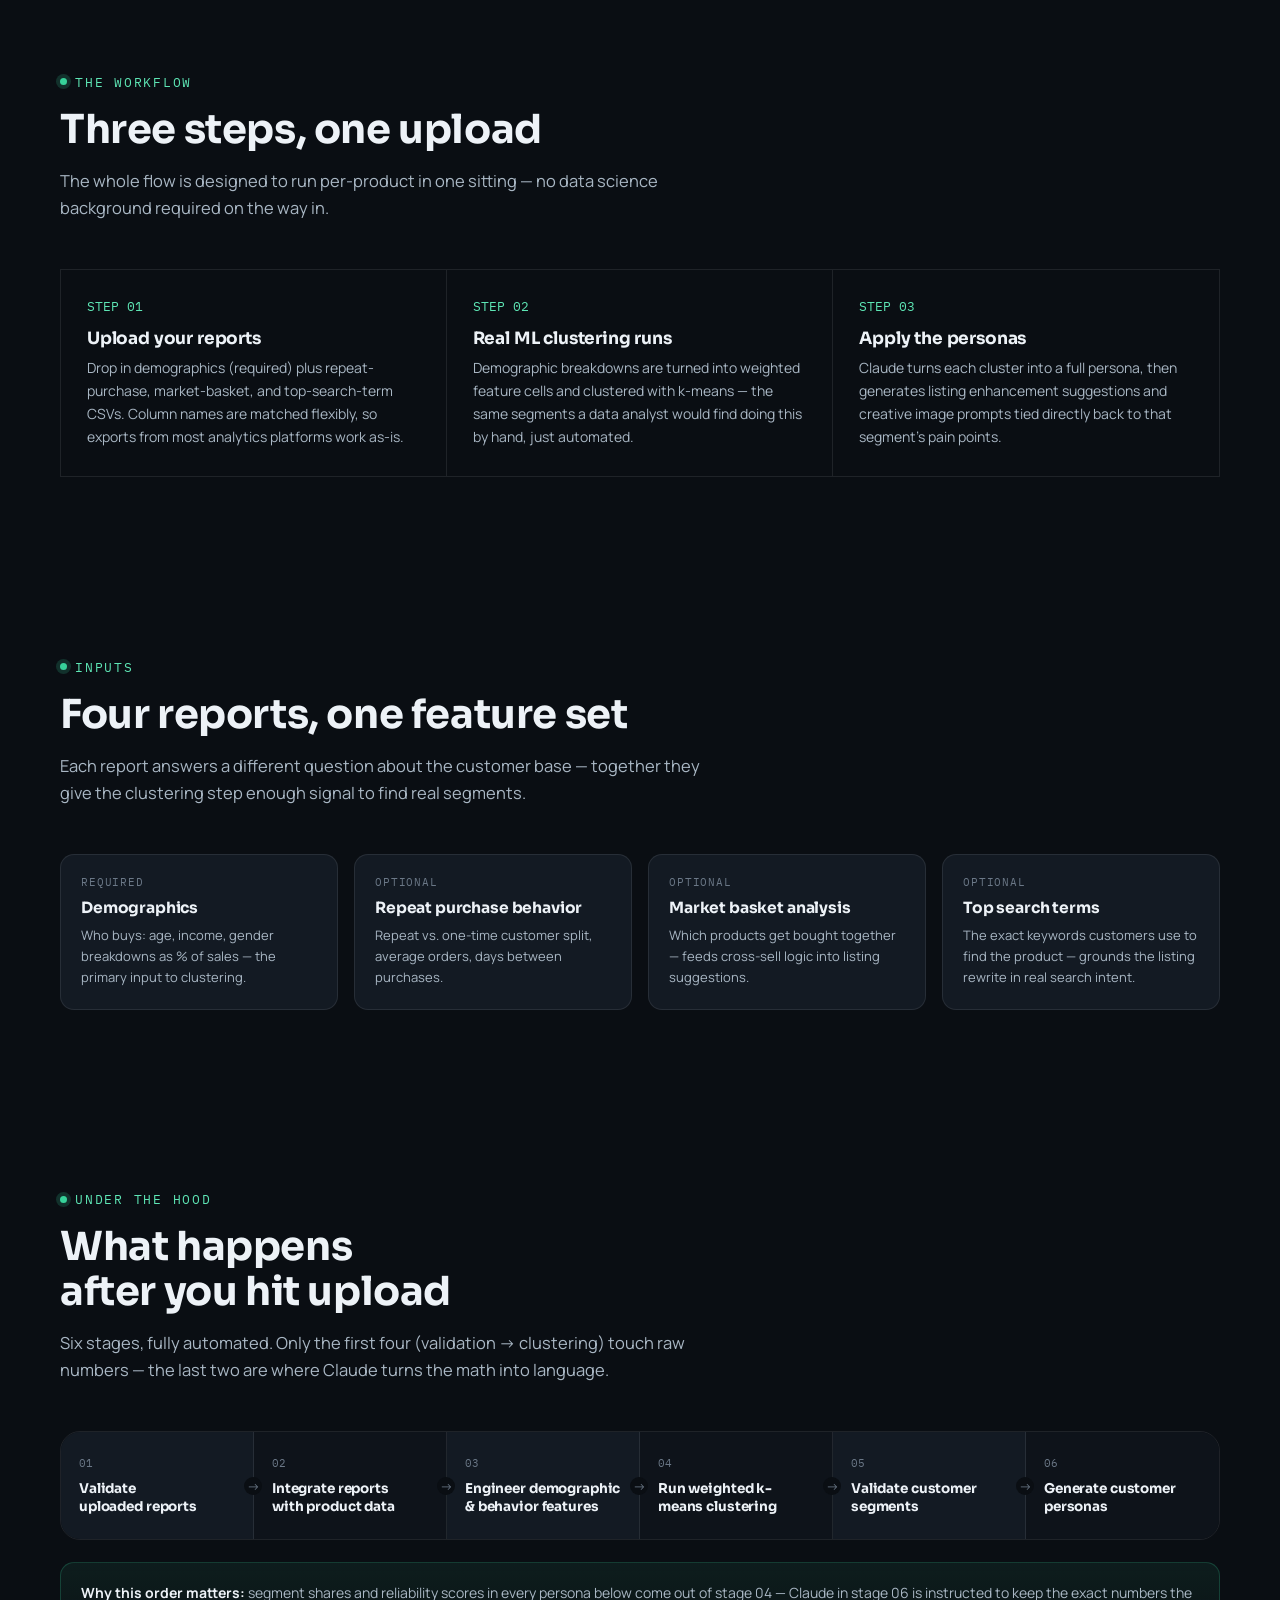
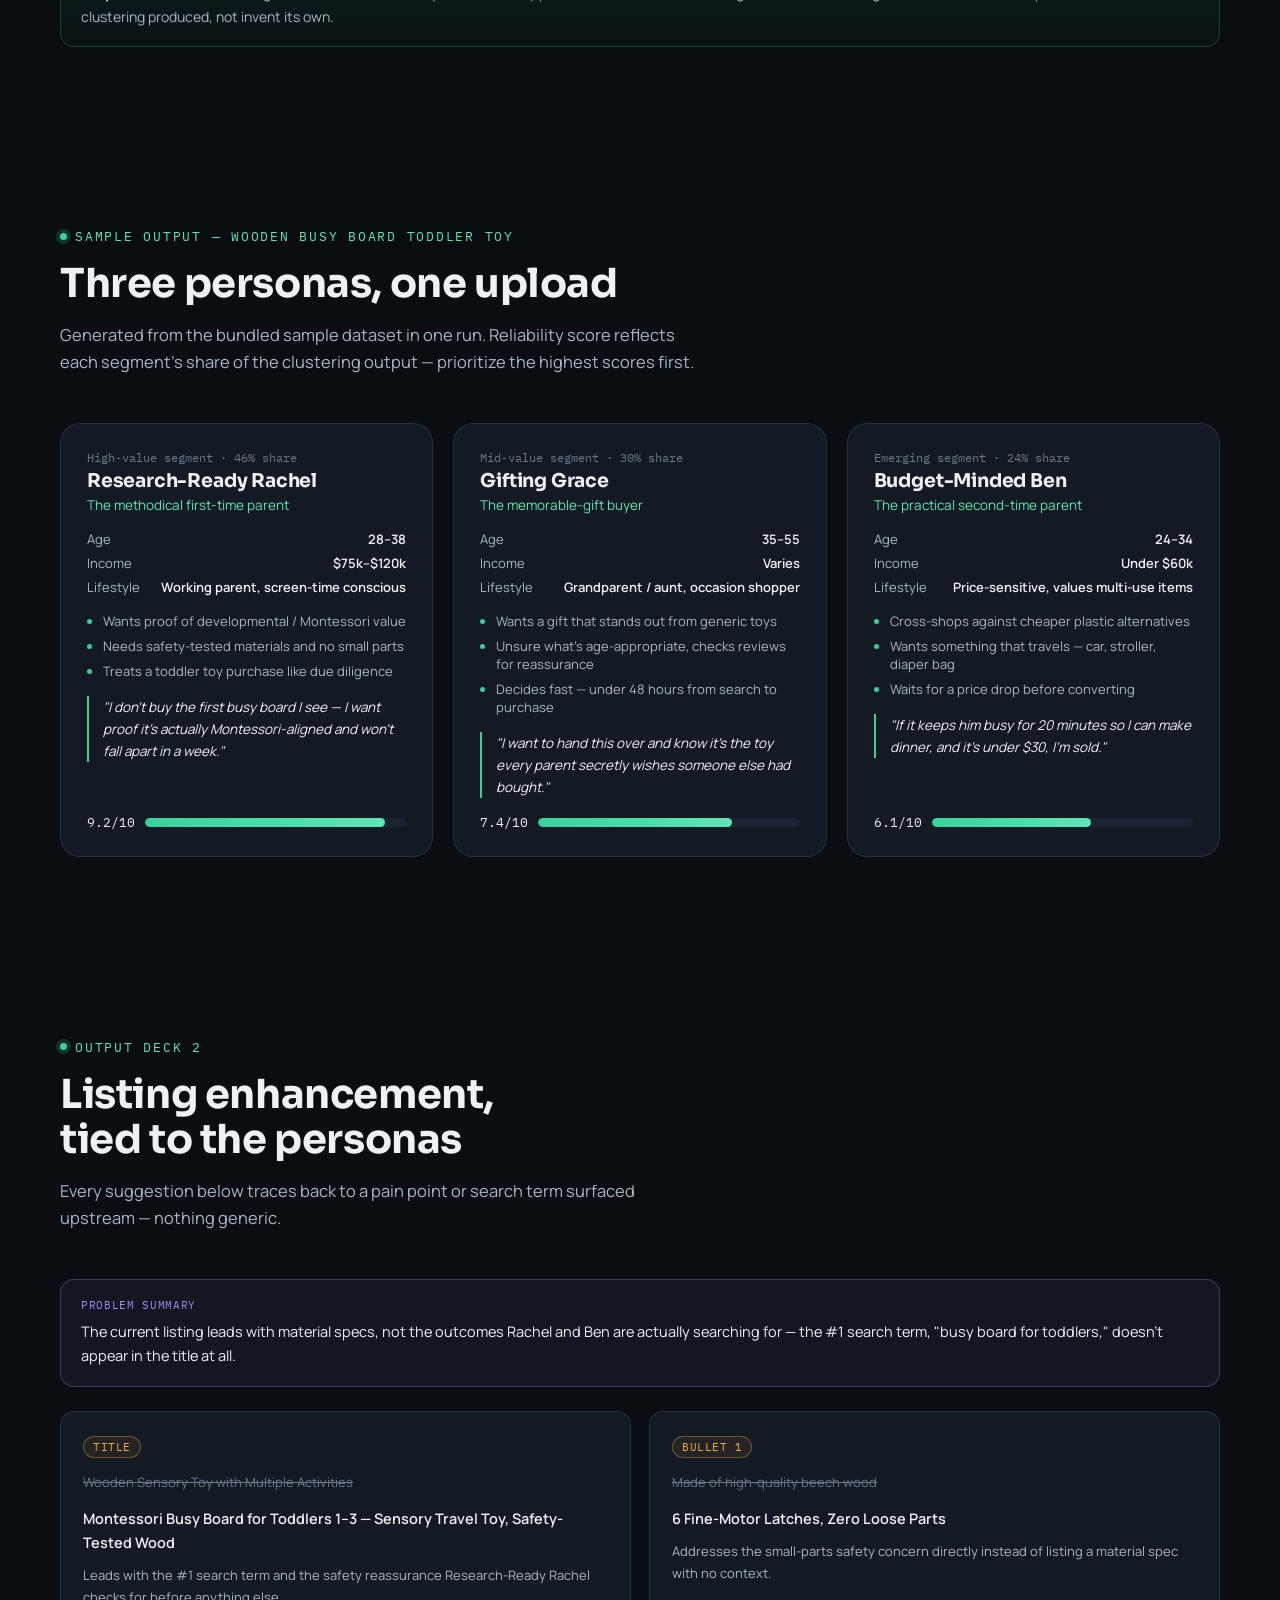
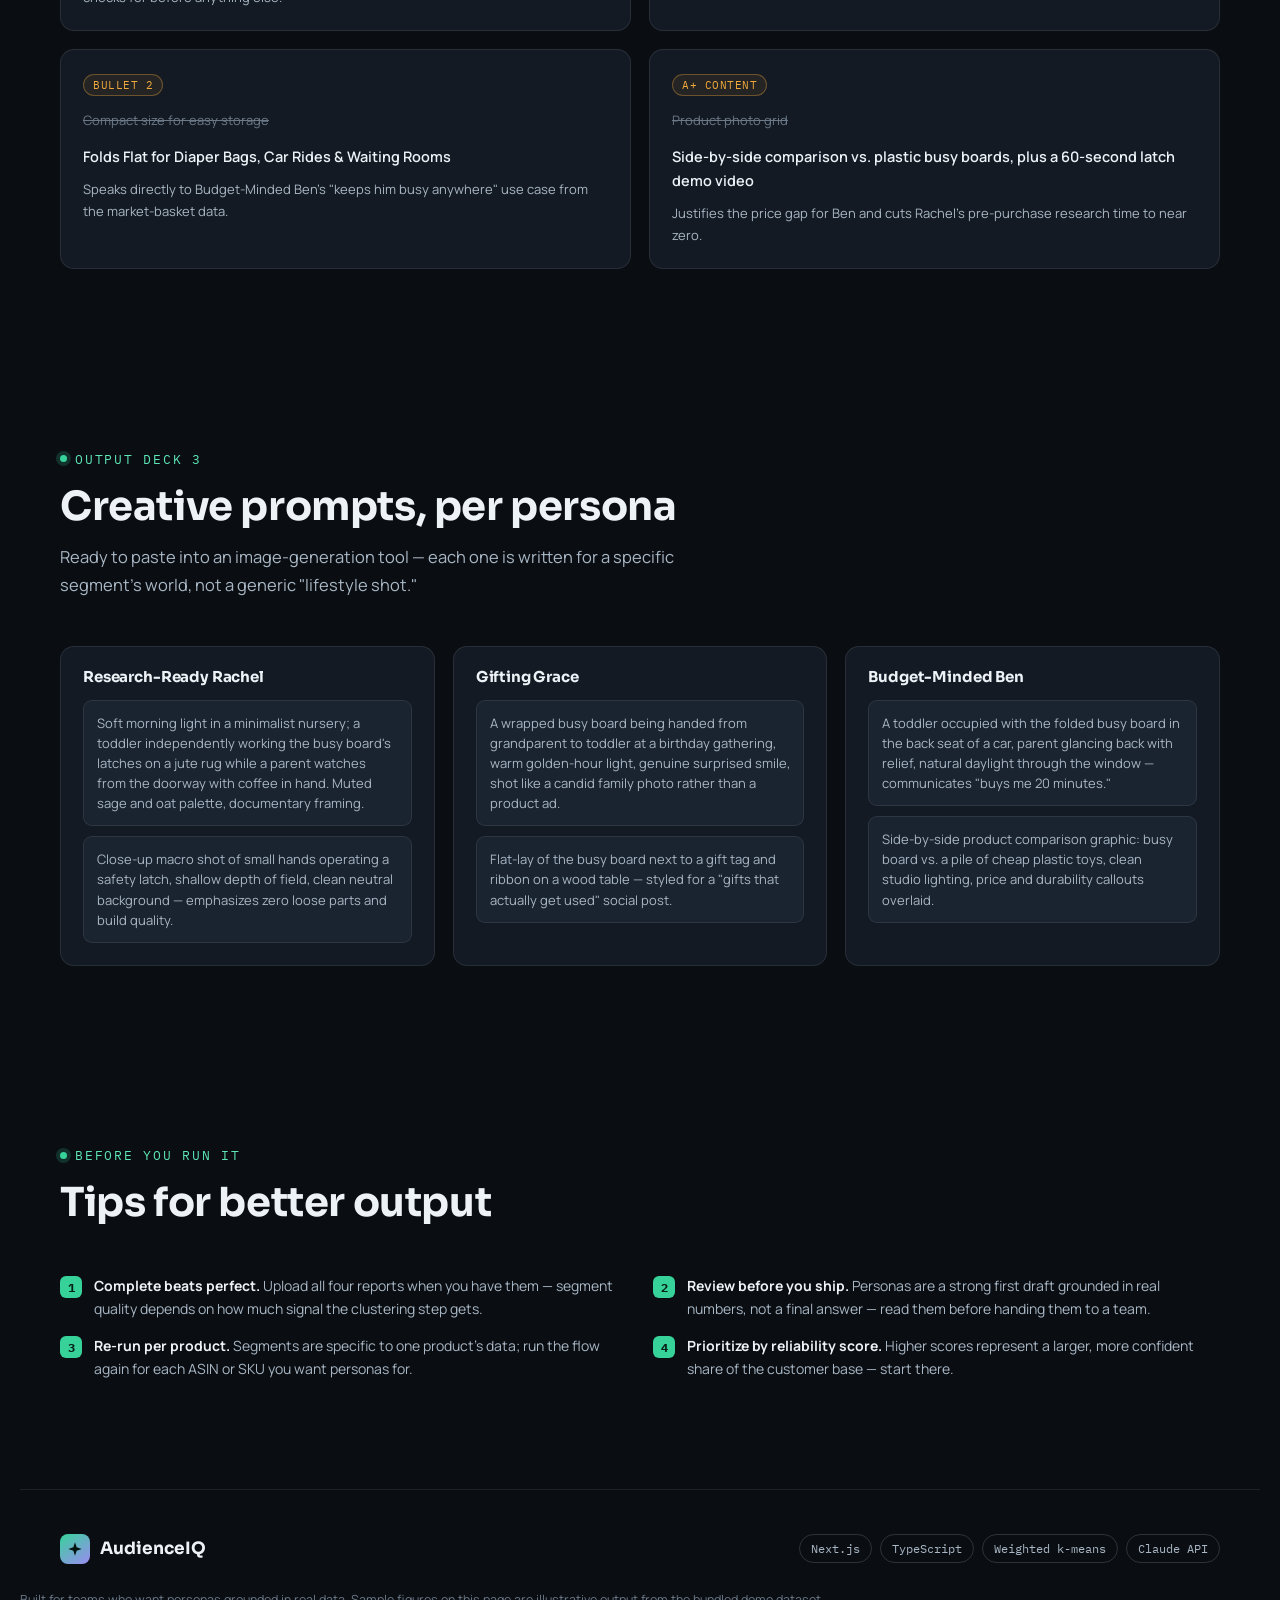
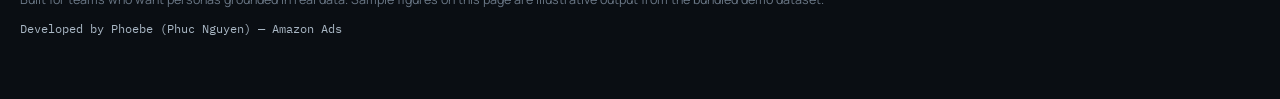
<file: projects/audienceiq.html>
<!DOCTYPE html>
<html lang="en">
<head>
<meta charset="UTF-8">
<meta name="viewport" content="width=device-width, initial-scale=1.0">
<title>AudienceIQ — AI Persona Builder | Phuc Nguyen</title>
<meta name="description" content="Product overview of AudienceIQ, the AI Persona Builder Phuc (Phoebe) Nguyen spearheaded at Amazon Ads, turning analytics reports into customer personas.">
<link rel="stylesheet" href="https://fonts.googleapis.com/css2?family=Sora:wght@600;700;800&family=Manrope:wght@400;500;600;700&family=IBM+Plex+Mono:wght@500;600&display=swap">
<style>
  :root{
    --bg:#0a0e13;
    --bg-2:#0e131a;
    --surface:#131a23;
    --surface-2:#1a2330;
    --border:rgba(237,242,247,.09);
    --border-strong:rgba(237,242,247,.16);
    --ink:#edf2f7;
    --ink-soft:#a9b7c4;
    --ink-muted:#6b7887;
    --accent:#37d29a;
    --accent-strong:#5ee6b5;
    --accent-ink:#052018;
    --amber:#f2a93c;
    --violet:#9b8cf2;
    --radius-lg:20px;
    --radius-md:14px;
    --radius-sm:9px;
    --maxw:1160px;
    font-size:16px;
  }

  *,*::before,*::after{box-sizing:border-box;}
  html{scroll-behavior:smooth;}
  body{
    margin:0;
    background:var(--bg);
    color:var(--ink);
    font-family:'Manrope',-apple-system,BlinkMacSystemFont,'Segoe UI',sans-serif;
    -webkit-font-smoothing:antialiased;
    padding-inline:20px;
    overflow-x:hidden;
  }
  img{max-width:100%;}
  h1,h2,h3,h4{
    font-family:'Sora','Manrope',sans-serif;
    font-weight:700;
    line-height:1.12;
    margin:0;
    text-wrap:balance;
    letter-spacing:-0.01em;
  }
  p{margin:0;color:var(--ink-soft);line-height:1.65;}
  a{color:inherit;}
  .mono{font-family:'IBM Plex Mono',ui-monospace,monospace;}
  .wrap{max-width:var(--maxw);margin-inline:auto;}
  section{padding-block:88px;}
  .eyebrow{
    display:inline-flex;align-items:center;gap:8px;
    font-family:'IBM Plex Mono',monospace;
    font-size:12.5px;letter-spacing:.14em;text-transform:uppercase;
    color:var(--accent-strong);margin-bottom:18px;
  }
  .eyebrow::before{content:"";width:7px;height:7px;border-radius:50%;background:var(--accent);box-shadow:0 0 0 4px rgba(55,210,154,.18);}
  .section-head{max-width:640px;margin-bottom:48px;}
  .section-head h2{font-size:clamp(28px,3.6vw,40px);margin-bottom:14px;}
  .section-head p{font-size:16.5px;}

  /* ---------- back bar ---------- */
  .back-bar{
    position:sticky;top:0;z-index:50;
    background:rgba(10,14,19,.9);backdrop-filter:blur(10px);
    border-bottom:1px solid var(--border);
    margin-inline:-20px;padding-inline:20px;
  }
  .back-bar .wrap{display:flex;align-items:center;justify-content:space-between;padding-block:14px;}
  .back-link{
    display:inline-flex;align-items:center;gap:8px;
    font-family:'IBM Plex Mono',monospace;font-size:12.5px;letter-spacing:.04em;
    color:var(--ink-soft);text-decoration:none;
  }
  .back-link:hover{color:var(--ink);}
  .back-bar .case-tag{
    font-family:'IBM Plex Mono',monospace;font-size:11px;color:var(--ink-muted);
    border:1px solid var(--border-strong);padding:5px 11px;border-radius:100px;
  }

  /* ---------- nav ---------- */
  header.nav{
    position:sticky;top:53px;z-index:40;
    background:rgba(10,14,19,.78);backdrop-filter:blur(10px);
    border-bottom:1px solid var(--border);
    margin-inline:-20px;padding-inline:20px;
  }
  .nav-inner{
    max-width:var(--maxw);margin-inline:auto;
    display:flex;align-items:center;justify-content:space-between;
    padding-block:16px;
  }
  .brand{display:flex;align-items:center;gap:10px;font-family:'Sora',sans-serif;font-weight:700;font-size:17px;}
  .brand-mark{
    width:30px;height:30px;border-radius:8px;
    background:linear-gradient(145deg,var(--accent),var(--violet));
    display:flex;align-items:center;justify-content:center;
    flex:none;
  }
  .brand-mark svg{width:16px;height:16px;}
  .nav-links{display:flex;gap:30px;font-size:14.5px;color:var(--ink-soft);}
  .nav-links a{text-decoration:none;transition:color .15s ease;}
  .nav-links a:hover{color:var(--ink);}
  .nav-tag{
    font-family:'IBM Plex Mono',monospace;font-size:12px;color:var(--ink-muted);
    border:1px solid var(--border-strong);padding:6px 12px;border-radius:100px;
  }
  @media (max-width:760px){ .nav-links{display:none;} }

  /* ---------- hero ---------- */
  .hero{padding-block:76px 60px;}
  .hero-grid{
    display:grid;grid-template-columns:1.05fr .95fr;gap:56px;align-items:center;
  }
  @media (max-width:900px){ .hero-grid{grid-template-columns:1fr;} }
  .hero h1{font-size:clamp(34px,5.2vw,56px);}
  .hero h1 em{
    font-style:normal;color:var(--accent-strong);
    background:linear-gradient(180deg,transparent 62%,rgba(55,210,154,.28) 62%);
  }
  .hero-sub{font-size:17.5px;max-width:480px;margin-top:20px;}
  .hero-ctas{display:flex;gap:14px;margin-top:32px;flex-wrap:wrap;}
  .btn{
    font-family:'Sora',sans-serif;font-weight:600;font-size:14.5px;
    padding:13px 22px;border-radius:100px;border:1px solid transparent;
    display:inline-flex;align-items:center;gap:8px;cursor:pointer;
    text-decoration:none;transition:transform .15s ease, opacity .15s ease;
  }
  .btn:hover{transform:translateY(-1px);}
  .btn-primary{background:var(--accent);color:var(--accent-ink);}
  .btn-ghost{border-color:var(--border-strong);color:var(--ink);}
  .hero-meta{display:flex;gap:26px;margin-top:38px;flex-wrap:wrap;}
  .hero-meta div{font-size:13px;color:var(--ink-muted);}
  .hero-meta strong{display:block;font-family:'Sora',sans-serif;color:var(--ink);font-size:20px;font-weight:700;}

  /* mock dashboard card */
  .mock{
    background:linear-gradient(180deg,var(--surface),var(--bg-2));
    border:1px solid var(--border-strong);
    border-radius:var(--radius-lg);
    padding:22px;
    box-shadow:0 30px 60px -25px rgba(0,0,0,.65);
  }
  .mock-top{display:flex;align-items:center;justify-content:space-between;margin-bottom:18px;}
  .mock-title{font-size:12.5px;color:var(--ink-muted);font-family:'IBM Plex Mono',monospace;}
  .dots{display:flex;gap:6px;}
  .dots span{width:8px;height:8px;border-radius:50%;background:var(--border-strong);}
  .mock-uploads{display:grid;gap:8px;margin-bottom:18px;}
  .upload-row{
    display:flex;align-items:center;gap:10px;
    font-size:13px;color:var(--ink-soft);
    background:var(--surface-2);border:1px solid var(--border);
    padding:9px 12px;border-radius:var(--radius-sm);
  }
  .upload-row .ok{color:var(--accent-strong);}
  .mock-chart-label{font-size:12px;color:var(--ink-muted);margin-bottom:10px;font-family:'IBM Plex Mono',monospace;letter-spacing:.04em;}
  .bar-row{display:grid;grid-template-columns:110px 1fr 46px;align-items:center;gap:10px;margin-bottom:10px;}
  .bar-row .label{font-size:12.5px;color:var(--ink-soft);}
  .bar-track{height:9px;background:var(--surface-2);border-radius:6px;overflow:hidden;}
  .bar-fill{height:100%;border-radius:6px;background:linear-gradient(90deg,var(--accent),var(--accent-strong));}
  .bar-row .val{font-size:12.5px;color:var(--ink);text-align:right;font-family:'IBM Plex Mono',monospace;}

  /* ---------- usps ---------- */
  .usp-grid{display:grid;grid-template-columns:repeat(3,1fr);gap:20px;}
  @media (max-width:820px){ .usp-grid{grid-template-columns:1fr;} }
  .card{
    background:var(--surface);border:1px solid var(--border);
    border-radius:var(--radius-md);padding:26px;
  }
  .usp-icon{
    width:42px;height:42px;border-radius:11px;background:var(--surface-2);
    display:flex;align-items:center;justify-content:center;margin-bottom:18px;
    border:1px solid var(--border-strong);
  }
  .usp-icon svg{width:20px;height:20px;stroke:var(--accent-strong);}
  .card h3{font-size:18px;margin-bottom:10px;}
  .card p{font-size:14.5px;}

  /* ---------- how it works ---------- */
  .steps{display:grid;grid-template-columns:repeat(3,1fr);gap:0;position:relative;}
  @media (max-width:820px){ .steps{grid-template-columns:1fr;} }
  .step{padding:28px 26px;border-top:1px solid var(--border);position:relative;}
  .step:first-child{border-left:1px solid var(--border);}
  .step{border-right:1px solid var(--border);border-bottom:1px solid var(--border);}
  @media (max-width:820px){ .step{border-left:1px solid var(--border) !important;} }
  .step-num{font-family:'IBM Plex Mono',monospace;color:var(--accent-strong);font-size:13px;margin-bottom:14px;}
  .step h3{font-size:17px;margin-bottom:8px;}
  .step p{font-size:14px;}

  /* ---------- data sources ---------- */
  .source-grid{display:grid;grid-template-columns:repeat(4,1fr);gap:16px;}
  @media (max-width:900px){ .source-grid{grid-template-columns:repeat(2,1fr);} }
  @media (max-width:520px){ .source-grid{grid-template-columns:1fr;} }
  .source-card{
    border:1px solid var(--border);border-radius:var(--radius-md);padding:20px;
    background:var(--surface);
  }
  .source-card .tag{
    font-family:'IBM Plex Mono',monospace;font-size:10.5px;letter-spacing:.08em;
    color:var(--ink-muted);text-transform:uppercase;margin-bottom:10px;display:block;
  }
  .source-card h4{font-size:15.5px;margin-bottom:8px;color:var(--ink);}
  .source-card p{font-size:13px;}

  /* ---------- pipeline ---------- */
  .pipeline{
    display:grid;grid-template-columns:repeat(6,1fr);gap:0;
    border:1px solid var(--border);border-radius:var(--radius-lg);overflow:hidden;
  }
  @media (max-width:920px){ .pipeline{grid-template-columns:repeat(3,1fr);} }
  @media (max-width:560px){ .pipeline{grid-template-columns:1fr;} }
  .pstage{
    padding:24px 18px;background:var(--surface);border-right:1px solid var(--border);
    position:relative;
  }
  .pstage:last-child{border-right:none;}
  .pstage:nth-child(even){background:var(--bg-2);}
  .pstage .pnum{font-family:'IBM Plex Mono',monospace;font-size:11px;color:var(--ink-muted);margin-bottom:10px;}
  .pstage h4{font-size:13.5px;line-height:1.3;color:var(--ink);}
  .pstage .parrow{
    display:none;
  }
  @media (min-width:921px){
    .pstage:not(:last-child)::after{
      content:"\2192";position:absolute;right:-9px;top:50%;transform:translateY(-50%);
      color:var(--ink-muted);font-size:13px;z-index:2;background:var(--bg);
      width:18px;height:18px;display:flex;align-items:center;justify-content:center;border-radius:50%;
    }
  }
  .pipeline-note{
    display:flex;gap:12px;align-items:flex-start;margin-top:22px;
    padding:18px 20px;border-radius:var(--radius-md);
    background:linear-gradient(180deg,rgba(55,210,154,.08),rgba(55,210,154,.02));
    border:1px solid rgba(55,210,154,.22);
  }
  .pipeline-note p{color:var(--ink-soft);font-size:14px;}
  .pipeline-note strong{color:var(--ink);}

  /* ---------- personas ---------- */
  .persona-grid{display:grid;grid-template-columns:repeat(3,1fr);gap:20px;}
  @media (max-width:920px){ .persona-grid{grid-template-columns:1fr;} }
  .persona-card{
    border:1px solid var(--border);border-radius:var(--radius-lg);
    background:var(--surface);padding:26px;display:flex;flex-direction:column;gap:16px;
  }
  .persona-top .segment{font-family:'IBM Plex Mono',monospace;font-size:11.5px;color:var(--ink-muted);margin-bottom:6px;display:block;}
  .persona-top h3{font-size:19px;}
  .persona-top .tagline{font-size:13.5px;color:var(--accent-strong);margin-top:3px;display:block;}
  .kv-list{display:grid;gap:6px;font-size:13px;}
  .kv-list div{display:flex;justify-content:space-between;gap:10px;color:var(--ink-soft);}
  .kv-list b{color:var(--ink);font-weight:600;text-align:right;}
  .taglist{list-style:none;margin:0;padding:0;display:grid;gap:7px;}
  .taglist li{
    font-size:13px;color:var(--ink-soft);padding-left:16px;position:relative;
  }
  .taglist li::before{content:"";position:absolute;left:0;top:7px;width:5px;height:5px;border-radius:50%;background:var(--accent);}
  .persona-quote{
    font-size:13.5px;font-style:italic;color:var(--ink);
    border-left:2px solid var(--accent);padding-left:14px;
  }
  .score-row{display:flex;align-items:center;gap:10px;margin-top:auto;}
  .score-row .bar-track{flex:1;}
  .score-row .val{font-family:'IBM Plex Mono',monospace;font-size:12.5px;color:var(--ink);}
  .label-sm{font-family:'IBM Plex Mono',monospace;font-size:10.5px;color:var(--ink-muted);letter-spacing:.07em;text-transform:uppercase;margin-bottom:4px;display:block;}

  /* ---------- listing ---------- */
  .listing-grid{display:grid;grid-template-columns:1fr 1fr;gap:18px;}
  @media (max-width:820px){ .listing-grid{grid-template-columns:1fr;} }
  .listing-card{border:1px solid var(--border);border-radius:var(--radius-md);padding:22px;background:var(--surface);}
  .listing-card .before{color:var(--ink-muted);font-size:13px;margin-bottom:14px;text-decoration:line-through;}
  .listing-card .after{color:var(--ink);font-size:14.5px;font-weight:600;margin-bottom:10px;}
  .listing-card .why{font-size:13px;color:var(--ink-soft);}
  .listing-card .badge{
    display:inline-block;font-family:'IBM Plex Mono',monospace;font-size:10.5px;
    color:var(--amber);border:1px solid rgba(242,169,60,.35);background:rgba(242,169,60,.08);
    padding:3px 9px;border-radius:100px;margin-bottom:14px;letter-spacing:.05em;
  }
  .problem-banner{
    border:1px solid rgba(155,140,242,.3);background:rgba(155,140,242,.07);
    border-radius:var(--radius-md);padding:18px 20px;margin-bottom:24px;
  }
  .problem-banner p{color:var(--ink);font-size:14.5px;}
  .problem-banner span{color:var(--violet);font-family:'IBM Plex Mono',monospace;font-size:11px;letter-spacing:.06em;display:block;margin-bottom:8px;}

  /* ---------- creative ---------- */
  .creative-grid{display:grid;grid-template-columns:repeat(3,1fr);gap:18px;}
  @media (max-width:920px){ .creative-grid{grid-template-columns:1fr;} }
  .creative-card{border:1px solid var(--border);border-radius:var(--radius-md);padding:22px;background:var(--surface);}
  .creative-card h4{font-size:15px;margin-bottom:14px;color:var(--ink);}
  .creative-card .prompt{
    font-size:13px;color:var(--ink-soft);background:var(--surface-2);
    border:1px solid var(--border);border-radius:var(--radius-sm);
    padding:12px 13px;margin-bottom:10px;line-height:1.55;
  }
  .creative-card .prompt:last-child{margin-bottom:0;}

  /* ---------- tips ---------- */
  .tips-grid{display:grid;grid-template-columns:repeat(2,1fr);gap:14px 26px;}
  @media (max-width:700px){ .tips-grid{grid-template-columns:1fr;} }
  .tip{display:flex;gap:12px;align-items:flex-start;}
  .tip .num{
    font-family:'IBM Plex Mono',monospace;font-size:12px;color:var(--accent-ink);
    background:var(--accent);width:22px;height:22px;border-radius:6px;flex:none;
    display:flex;align-items:center;justify-content:center;margin-top:2px;font-weight:700;
  }
  .tip p{font-size:14px;color:var(--ink-soft);}
  .tip strong{color:var(--ink);}

  /* ---------- footer ---------- */
  footer{border-top:1px solid var(--border);padding-block:44px 60px;margin-top:20px;}
  .foot-grid{display:flex;justify-content:space-between;align-items:center;flex-wrap:wrap;gap:20px;}
  .stack-chips{display:flex;gap:8px;flex-wrap:wrap;}
  .chip{
    font-family:'IBM Plex Mono',monospace;font-size:11.5px;color:var(--ink-soft);
    border:1px solid var(--border-strong);padding:6px 11px;border-radius:100px;
  }
  .foot-note{font-size:12.5px;color:var(--ink-muted);margin-top:26px;}
  .foot-credit{margin-top:10px;font-family:'IBM Plex Mono',monospace;font-size:11.5px;color:var(--ink-soft);}
</style>
</head>
<body>

<div class="back-bar">
  <div class="wrap">
    <a class="back-link" href="../projects.html">&larr; Back to Phuc Nguyen's portfolio</a>
    <span class="case-tag">Case study · Technology &amp; Partnership</span>
  </div>
</div>

<header class="nav">
  <div class="nav-inner">
    <div class="brand">
      <span class="brand-mark">
        <svg viewBox="0 0 24 24" fill="none" xmlns="http://www.w3.org/2000/svg"><path d="M12 2L14.5 9.5L22 12L14.5 14.5L12 22L9.5 14.5L2 12L9.5 9.5L12 2Z" fill="#04140f"/></svg>
      </span>
      AudienceIQ
    </div>
    <nav class="nav-links">
      <a href="#how">How it works</a>
      <a href="#pipeline">Pipeline</a>
      <a href="#personas">Sample output</a>
      <a href="#listing">Listing enhancement</a>
      <a href="#creative">Creative prompts</a>
    </nav>
    <span class="nav-tag">Product overview</span>
  </div>
</header>

<main class="wrap">

  <!-- HERO -->
  <section class="hero">
    <div class="hero-grid">
      <div>
        <span class="eyebrow">Customer intelligence, automated</span>
        <h1>Turn analytics reports into <em>AI customer personas</em> in minutes</h1>
        <p class="hero-sub">Upload demographic and behavior reports for a product. AudienceIQ runs real weighted k-means clustering on the data, then hands the segments to Claude to write up decision-ready personas, listing fixes, and creative prompts — grounded in your numbers, not guesswork.</p>
        <div class="hero-ctas">
          <a class="btn btn-primary" href="#pipeline">See how the pipeline works</a>
          <a class="btn btn-ghost" href="#personas">View sample output</a>
        </div>
        <div class="hero-meta">
          <div><strong>4</strong>report types ingested</div>
          <div><strong>6</strong>stage processing pipeline</div>
          <div><strong>3</strong>ready-to-use output decks</div>
        </div>
      </div>

      <div class="mock">
        <div class="mock-top">
          <span class="mock-title">wooden-busy-board · analysis.run</span>
          <div class="dots"><span></span><span></span><span></span></div>
        </div>
        <div class="mock-uploads">
          <div class="upload-row"><span class="ok">&#10003;</span> demographics.csv — parsed, 13 rows</div>
          <div class="upload-row"><span class="ok">&#10003;</span> repeat-purchase-behavior.csv — parsed</div>
          <div class="upload-row"><span class="ok">&#10003;</span> market-basket-analysis.csv — parsed</div>
          <div class="upload-row"><span class="ok">&#10003;</span> top-search-terms.csv — parsed</div>
        </div>
        <div class="mock-chart-label">Segment share — weighted k-means output</div>
        <div class="bar-row"><span class="label">Research-Ready Rachel</span><div class="bar-track"><div class="bar-fill" style="width:92%"></div></div><span class="val">46%</span></div>
        <div class="bar-row"><span class="label">Gifting Grace</span><div class="bar-track"><div class="bar-fill" style="width:60%"></div></div><span class="val">30%</span></div>
        <div class="bar-row"><span class="label">Budget-Minded Ben</span><div class="bar-track"><div class="bar-fill" style="width:48%"></div></div><span class="val">24%</span></div>
      </div>
    </div>
  </section>

  <!-- USPs -->
  <section id="usps">
    <div class="section-head">
      <span class="eyebrow">Why it's different</span>
      <h2>Personas backed by math, then written up by AI</h2>
      <p>Most "AI persona" tools skip straight to the LLM and ask it to imagine a customer base. AudienceIQ clusters your actual data first — the writing is downstream of the math, not a substitute for it.</p>
    </div>
    <div class="usp-grid">
      <div class="card">
        <div class="usp-icon"><svg viewBox="0 0 24 24" fill="none" stroke-width="1.8" stroke-linecap="round" stroke-linejoin="round"><path d="M3 3v18h18"/><path d="M7 15l4-5 3 3 5-7"/></svg></div>
        <h3>Unified data integration</h3>
        <p>Four separate report types — demographics, repeat-purchase behavior, market-basket pairings, search terms — get merged into one feature set automatically, cutting research time from hours to minutes.</p>
      </div>
      <div class="card">
        <div class="usp-icon"><svg viewBox="0 0 24 24" fill="none" stroke-width="1.8" stroke-linecap="round" stroke-linejoin="round"><circle cx="6" cy="6" r="2.6"/><circle cx="18" cy="6" r="2.6"/><circle cx="12" cy="18" r="2.6"/><path d="M8.3 7.3L11 16M15.7 7.3L13 16M8.6 6h6.8"/></svg></div>
        <h3>Real clustering, not vibes</h3>
        <p>Weighted k-means (k-means++ seeding, deterministic, multiple restarts) runs server-side over your demographic distributions before any language model sees the data.</p>
      </div>
      <div class="card">
        <div class="usp-icon"><svg viewBox="0 0 24 24" fill="none" stroke-width="1.8" stroke-linecap="round" stroke-linejoin="round"><path d="M13 2L4 14h7l-1 8 9-12h-7l1-8z"/></svg></div>
        <h3>End-to-end, actionable output</h3>
        <p>Every persona connects straight to a listing fix and a set of creative prompts — insight and action ship together, not as separate deliverables.</p>
      </div>
    </div>
  </section>

  <!-- HOW IT WORKS -->
  <section id="how">
    <div class="section-head">
      <span class="eyebrow">The workflow</span>
      <h2>Three steps, one upload</h2>
      <p>The whole flow is designed to run per-product in one sitting — no data science background required on the way in.</p>
    </div>
    <div class="steps">
      <div class="step">
        <div class="step-num">STEP 01</div>
        <h3>Upload your reports</h3>
        <p>Drop in demographics (required) plus repeat-purchase, market-basket, and top-search-term CSVs. Column names are matched flexibly, so exports from most analytics platforms work as-is.</p>
      </div>
      <div class="step">
        <div class="step-num">STEP 02</div>
        <h3>Real ML clustering runs</h3>
        <p>Demographic breakdowns are turned into weighted feature cells and clustered with k-means — the same segments a data analyst would find doing this by hand, just automated.</p>
      </div>
      <div class="step">
        <div class="step-num">STEP 03</div>
        <h3>Apply the personas</h3>
        <p>Claude turns each cluster into a full persona, then generates listing enhancement suggestions and creative image prompts tied directly back to that segment's pain points.</p>
      </div>
    </div>
  </section>

  <!-- DATA SOURCES -->
  <section id="sources">
    <div class="section-head">
      <span class="eyebrow">Inputs</span>
      <h2>Four reports, one feature set</h2>
      <p>Each report answers a different question about the customer base — together they give the clustering step enough signal to find real segments.</p>
    </div>
    <div class="source-grid">
      <div class="source-card">
        <span class="tag">Required</span>
        <h4>Demographics</h4>
        <p>Who buys: age, income, gender breakdowns as % of sales — the primary input to clustering.</p>
      </div>
      <div class="source-card">
        <span class="tag">Optional</span>
        <h4>Repeat purchase behavior</h4>
        <p>Repeat vs. one-time customer split, average orders, days between purchases.</p>
      </div>
      <div class="source-card">
        <span class="tag">Optional</span>
        <h4>Market basket analysis</h4>
        <p>Which products get bought together — feeds cross-sell logic into listing suggestions.</p>
      </div>
      <div class="source-card">
        <span class="tag">Optional</span>
        <h4>Top search terms</h4>
        <p>The exact keywords customers use to find the product — grounds the listing rewrite in real search intent.</p>
      </div>
    </div>
  </section>

  <!-- PIPELINE -->
  <section id="pipeline">
    <div class="section-head">
      <span class="eyebrow">Under the hood</span>
      <h2>What happens after you hit upload</h2>
      <p>Six stages, fully automated. Only the first four (validation → clustering) touch raw numbers — the last two are where Claude turns the math into language.</p>
    </div>
    <div class="pipeline">
      <div class="pstage"><div class="pnum">01</div><h4>Validate uploaded reports</h4></div>
      <div class="pstage"><div class="pnum">02</div><h4>Integrate reports with product data</h4></div>
      <div class="pstage"><div class="pnum">03</div><h4>Engineer demographic &amp; behavior features</h4></div>
      <div class="pstage"><div class="pnum">04</div><h4>Run weighted k-means clustering</h4></div>
      <div class="pstage"><div class="pnum">05</div><h4>Validate customer segments</h4></div>
      <div class="pstage"><div class="pnum">06</div><h4>Generate customer personas</h4></div>
    </div>
    <div class="pipeline-note">
      <p><strong>Why this order matters:</strong> segment shares and reliability scores in every persona below come out of stage 04 — Claude in stage 06 is instructed to keep the exact numbers the clustering produced, not invent its own.</p>
    </div>
  </section>

  <!-- PERSONAS -->
  <section id="personas">
    <div class="section-head">
      <span class="eyebrow">Sample output — Wooden Busy Board Toddler Toy</span>
      <h2>Three personas, one upload</h2>
      <p>Generated from the bundled sample dataset in one run. Reliability score reflects each segment's share of the clustering output — prioritize the highest scores first.</p>
    </div>
    <div class="persona-grid">

      <div class="persona-card">
        <div class="persona-top">
          <span class="segment">High-value segment · 46% share</span>
          <h3>Research-Ready Rachel</h3>
          <span class="tagline">The methodical first-time parent</span>
        </div>
        <div class="kv-list">
          <div>Age <b>28–38</b></div>
          <div>Income <b>$75k–$120k</b></div>
          <div>Lifestyle <b>Working parent, screen-time conscious</b></div>
        </div>
        <ul class="taglist">
          <li>Wants proof of developmental / Montessori value</li>
          <li>Needs safety-tested materials and no small parts</li>
          <li>Treats a toddler toy purchase like due diligence</li>
        </ul>
        <p class="persona-quote">"I don't buy the first busy board I see — I want proof it's actually Montessori-aligned and won't fall apart in a week."</p>
        <div class="score-row">
          <span class="val mono">9.2/10</span>
          <div class="bar-track"><div class="bar-fill" style="width:92%"></div></div>
        </div>
      </div>

      <div class="persona-card">
        <div class="persona-top">
          <span class="segment">Mid-value segment · 30% share</span>
          <h3>Gifting Grace</h3>
          <span class="tagline">The memorable-gift buyer</span>
        </div>
        <div class="kv-list">
          <div>Age <b>35–55</b></div>
          <div>Income <b>Varies</b></div>
          <div>Lifestyle <b>Grandparent / aunt, occasion shopper</b></div>
        </div>
        <ul class="taglist">
          <li>Wants a gift that stands out from generic toys</li>
          <li>Unsure what's age-appropriate, checks reviews for reassurance</li>
          <li>Decides fast — under 48 hours from search to purchase</li>
        </ul>
        <p class="persona-quote">"I want to hand this over and know it's the toy every parent secretly wishes someone else had bought."</p>
        <div class="score-row">
          <span class="val mono">7.4/10</span>
          <div class="bar-track"><div class="bar-fill" style="width:74%"></div></div>
        </div>
      </div>

      <div class="persona-card">
        <div class="persona-top">
          <span class="segment">Emerging segment · 24% share</span>
          <h3>Budget-Minded Ben</h3>
          <span class="tagline">The practical second-time parent</span>
        </div>
        <div class="kv-list">
          <div>Age <b>24–34</b></div>
          <div>Income <b>Under $60k</b></div>
          <div>Lifestyle <b>Price-sensitive, values multi-use items</b></div>
        </div>
        <ul class="taglist">
          <li>Cross-shops against cheaper plastic alternatives</li>
          <li>Wants something that travels — car, stroller, diaper bag</li>
          <li>Waits for a price drop before converting</li>
        </ul>
        <p class="persona-quote">"If it keeps him busy for 20 minutes so I can make dinner, and it's under $30, I'm sold."</p>
        <div class="score-row">
          <span class="val mono">6.1/10</span>
          <div class="bar-track"><div class="bar-fill" style="width:61%"></div></div>
        </div>
      </div>

    </div>
  </section>

  <!-- LISTING ENHANCEMENT -->
  <section id="listing">
    <div class="section-head">
      <span class="eyebrow">Output deck 2</span>
      <h2>Listing enhancement, tied to the personas</h2>
      <p>Every suggestion below traces back to a pain point or search term surfaced upstream — nothing generic.</p>
    </div>
    <div class="problem-banner">
      <span>PROBLEM SUMMARY</span>
      <p>The current listing leads with material specs, not the outcomes Rachel and Ben are actually searching for — the #1 search term, "busy board for toddlers," doesn't appear in the title at all.</p>
    </div>
    <div class="listing-grid">
      <div class="listing-card">
        <span class="badge">TITLE</span>
        <p class="before">Wooden Sensory Toy with Multiple Activities</p>
        <p class="after">Montessori Busy Board for Toddlers 1–3 — Sensory Travel Toy, Safety-Tested Wood</p>
        <p class="why">Leads with the #1 search term and the safety reassurance Research-Ready Rachel checks for before anything else.</p>
      </div>
      <div class="listing-card">
        <span class="badge">BULLET 1</span>
        <p class="before">Made of high-quality beech wood</p>
        <p class="after">6 Fine-Motor Latches, Zero Loose Parts</p>
        <p class="why">Addresses the small-parts safety concern directly instead of listing a material spec with no context.</p>
      </div>
      <div class="listing-card">
        <span class="badge">BULLET 2</span>
        <p class="before">Compact size for easy storage</p>
        <p class="after">Folds Flat for Diaper Bags, Car Rides &amp; Waiting Rooms</p>
        <p class="why">Speaks directly to Budget-Minded Ben's "keeps him busy anywhere" use case from the market-basket data.</p>
      </div>
      <div class="listing-card">
        <span class="badge">A+ CONTENT</span>
        <p class="before">Product photo grid</p>
        <p class="after">Side-by-side comparison vs. plastic busy boards, plus a 60-second latch demo video</p>
        <p class="why">Justifies the price gap for Ben and cuts Rachel's pre-purchase research time to near zero.</p>
      </div>
    </div>
  </section>

  <!-- CREATIVE PROMPTS -->
  <section id="creative">
    <div class="section-head">
      <span class="eyebrow">Output deck 3</span>
      <h2>Creative prompts, per persona</h2>
      <p>Ready to paste into an image-generation tool — each one is written for a specific segment's world, not a generic "lifestyle shot."</p>
    </div>
    <div class="creative-grid">
      <div class="creative-card">
        <h4>Research-Ready Rachel</h4>
        <p class="prompt">Soft morning light in a minimalist nursery; a toddler independently working the busy board's latches on a jute rug while a parent watches from the doorway with coffee in hand. Muted sage and oat palette, documentary framing.</p>
        <p class="prompt">Close-up macro shot of small hands operating a safety latch, shallow depth of field, clean neutral background — emphasizes zero loose parts and build quality.</p>
      </div>
      <div class="creative-card">
        <h4>Gifting Grace</h4>
        <p class="prompt">A wrapped busy board being handed from grandparent to toddler at a birthday gathering, warm golden-hour light, genuine surprised smile, shot like a candid family photo rather than a product ad.</p>
        <p class="prompt">Flat-lay of the busy board next to a gift tag and ribbon on a wood table — styled for a "gifts that actually get used" social post.</p>
      </div>
      <div class="creative-card">
        <h4>Budget-Minded Ben</h4>
        <p class="prompt">A toddler occupied with the folded busy board in the back seat of a car, parent glancing back with relief, natural daylight through the window — communicates "buys me 20 minutes."</p>
        <p class="prompt">Side-by-side product comparison graphic: busy board vs. a pile of cheap plastic toys, clean studio lighting, price and durability callouts overlaid.</p>
      </div>
    </div>
  </section>

  <!-- TIPS -->
  <section id="tips">
    <div class="section-head">
      <span class="eyebrow">Before you run it</span>
      <h2>Tips for better output</h2>
    </div>
    <div class="tips-grid">
      <div class="tip"><span class="num">1</span><p><strong>Complete beats perfect.</strong> Upload all four reports when you have them — segment quality depends on how much signal the clustering step gets.</p></div>
      <div class="tip"><span class="num">2</span><p><strong>Review before you ship.</strong> Personas are a strong first draft grounded in real numbers, not a final answer — read them before handing them to a team.</p></div>
      <div class="tip"><span class="num">3</span><p><strong>Re-run per product.</strong> Segments are specific to one product's data; run the flow again for each ASIN or SKU you want personas for.</p></div>
      <div class="tip"><span class="num">4</span><p><strong>Prioritize by reliability score.</strong> Higher scores represent a larger, more confident share of the customer base — start there.</p></div>
    </div>
  </section>

</main>

<footer>
  <div class="wrap foot-grid">
    <div class="brand">
      <span class="brand-mark">
        <svg viewBox="0 0 24 24" fill="none" xmlns="http://www.w3.org/2000/svg"><path d="M12 2L14.5 9.5L22 12L14.5 14.5L12 22L9.5 14.5L2 12L9.5 9.5L12 2Z" fill="#04140f"/></svg>
      </span>
      AudienceIQ
    </div>
    <div class="stack-chips">
      <span class="chip">Next.js</span>
      <span class="chip">TypeScript</span>
      <span class="chip">Weighted k-means</span>
      <span class="chip">Claude API</span>
    </div>
  </div>
  <p class="foot-note">Built for teams who want personas grounded in real data. Sample figures on this page are illustrative output from the bundled demo dataset.</p>
  <p class="foot-note foot-credit">Developed by Phoebe (Phuc Nguyen) — Amazon Ads</p>
</footer>

</body>
</html>
</file>
<file: assets/css/style.css>
/* ============================================================
   PHUC (PHOEBE) NGUYEN — PORTFOLIO
   Design tokens live here. Colors + type in one place on purpose —
   change the brand by editing this block only.
   ============================================================ */

:root {
  /* ---- Color ---- */
  --ink: #111111;          /* primary text / core UI */
  --ink-soft: #55504d;     /* secondary text on light */
  --paper: #ffffff;        /* primary background */
  --paper-alt: #f7f7f5;    /* alternating section background */
  --blush: #f4dfd9;        /* soft dusty-rose accent wash */
  --blush-deep: #eac6bd;   /* deeper blush for borders/dividers on wash */
  --coral: #ff5a36;        /* the one accent color */
  --coral-ink: #ffffff;    /* text on coral */
  --line: rgba(17, 17, 17, 0.1);

  /* ---- Type ---- */
  --font-display: "Archivo", "Arial Narrow", Helvetica, sans-serif;
  --font-body: "Inter", -apple-system, "Segoe UI", sans-serif;
  --font-mono: "IBM Plex Mono", ui-monospace, monospace;

  /* ---- Scale / misc ---- */
  --maxw: 1180px;
  --radius-lg: 28px;
  --radius-md: 16px;
  --radius-sm: 10px;
  --gutter: 24px;
}

*, *::before, *::after { box-sizing: border-box; }

html { scroll-behavior: smooth; }

html, body { background: var(--paper); }

body {
  margin: 0;
  color: var(--ink);
  font-family: var(--font-body);
  font-size: 16px;
  line-height: 1.6;
  -webkit-font-smoothing: antialiased;
  overflow-x: hidden;
}

img, svg { max-width: 100%; display: block; }

a { color: inherit; text-decoration: none; }

.wrap {
  max-width: var(--maxw);
  margin-inline: auto;
  padding-inline: var(--gutter);
}

section { padding-block: 96px; }

@media (max-width: 700px) {
  section { padding-block: 64px; }
}

h1, h2, h3, h4 {
  font-family: var(--font-display);
  font-weight: 800;
  text-transform: uppercase;
  letter-spacing: -0.01em;
  line-height: 1.02;
  margin: 0;
  text-wrap: balance;
}

h2 { font-size: clamp(32px, 4.4vw, 52px); }
h3 { font-size: clamp(20px, 2.4vw, 26px); }

p { margin: 0; }

.eyebrow {
  display: inline-flex;
  align-items: center;
  gap: 8px;
  font-family: var(--font-mono);
  font-size: 12.5px;
  letter-spacing: 0.16em;
  text-transform: uppercase;
  color: var(--coral);
  margin-bottom: 18px;
}
.eyebrow::before {
  content: "";
  width: 7px;
  height: 7px;
  border-radius: 50%;
  background: var(--coral);
}

.section-head { max-width: 680px; margin-bottom: 48px; }
.section-head p { font-size: 17px; color: var(--ink-soft); margin-top: 16px; }

.alt-bg { background: var(--paper-alt); }
.blush-bg { background: var(--blush); }

/* ---------- buttons ---------- */
.btn {
  font-family: var(--font-display);
  font-weight: 700;
  font-size: 13.5px;
  text-transform: uppercase;
  letter-spacing: 0.04em;
  padding: 15px 14px 15px 26px;
  border-radius: 100px;
  border: 1.5px solid transparent;
  display: inline-flex;
  align-items: center;
  gap: 14px;
  cursor: pointer;
  transition: transform 0.18s ease, opacity 0.18s ease, background 0.18s ease;
  white-space: nowrap;
}
.btn:hover { transform: translateY(-2px); }
.btn:focus-visible { outline: 2px solid var(--coral); outline-offset: 3px; }

.btn-primary { background: var(--ink); color: var(--paper); }
.btn-primary .btn-dot { background: var(--coral); }

.btn-ghost {
  background: transparent;
  color: var(--ink);
  border-color: var(--ink);
  padding: 15px 26px;
}
.btn-ghost:hover { background: var(--ink); color: var(--paper); }

.btn-dot {
  width: 30px;
  height: 30px;
  border-radius: 50%;
  display: flex;
  align-items: center;
  justify-content: center;
  flex: none;
}
.btn-dot svg { width: 14px; height: 14px; }

.btn-row { display: flex; gap: 14px; flex-wrap: wrap; }

/* ---------- nav ---------- */
.site-nav {
  position: sticky;
  top: 0;
  z-index: 50;
  background: var(--paper);
  border-bottom: 1px solid var(--line);
  /* Note: intentionally no backdrop-filter here — it would create a new
     containing block for the fixed-position mobile nav panel below,
     sizing it to this slim header bar instead of the full viewport. */
}
.nav-inner {
  max-width: var(--maxw);
  margin-inline: auto;
  padding-inline: var(--gutter);
  display: flex;
  align-items: center;
  justify-content: space-between;
  padding-block: 18px;
}
.nav-mark {
  font-family: var(--font-display);
  font-weight: 800;
  font-size: 17px;
  text-transform: uppercase;
  letter-spacing: -0.01em;
  display: flex;
  align-items: center;
  gap: 10px;
}
.nav-mark .dot { width: 9px; height: 9px; border-radius: 50%; background: var(--coral); }

.nav-links {
  display: flex;
  align-items: center;
  gap: 34px;
  font-family: var(--font-display);
  font-weight: 700;
  font-size: 13px;
  text-transform: uppercase;
  letter-spacing: 0.04em;
}
.nav-links a { padding-block: 4px; border-bottom: 2px solid transparent; transition: border-color 0.15s ease; }
.nav-links a:hover, .nav-links a[aria-current="page"] { border-color: var(--coral); }

.nav-cta { display: none; }
@media (min-width: 760px) { .nav-cta { display: inline-flex; } }

.nav-toggle {
  display: inline-flex;
  background: none;
  border: none;
  cursor: pointer;
  padding: 8px;
}
.nav-toggle span, .nav-toggle::before, .nav-toggle::after { content: none; }
.nav-toggle svg { width: 26px; height: 26px; }
@media (min-width: 760px) { .nav-toggle { display: none; } }

@media (max-width: 759px) {
  .nav-links {
    position: fixed;
    inset: 66px 0 0 0;
    z-index: 49;
    background: var(--paper);
    flex-direction: column;
    align-items: flex-start;
    gap: 0;
    padding: 12px var(--gutter) 24px;
    transform: translateY(-8px);
    opacity: 0;
    pointer-events: none;
    transition: opacity 0.18s ease, transform 0.18s ease;
  }
  .nav-links.is-open { opacity: 1; transform: translateY(0); pointer-events: auto; }
  .nav-links a { width: 100%; padding-block: 14px; border-bottom: 1px solid var(--line); font-size: 15px; }
  .nav-links .nav-cta { display: inline-flex; margin-top: 16px; }
}

/* ---------- hero ---------- */
.hero { padding-block: 64px 40px; }
.hero-grid { display: grid; grid-template-columns: 1.1fr 0.9fr; gap: 56px; align-items: center; }
@media (max-width: 900px) { .hero-grid { grid-template-columns: 1fr; gap: 40px; } }

.hero h1 {
  font-size: clamp(38px, 6vw, 68px);
  max-width: 14ch;
}
.hero h1 .accent { color: var(--coral); }

.positioning { font-size: 19px; color: var(--ink-soft); max-width: 46ch; margin-top: 24px; }

.hero-meta { display: flex; gap: 36px; margin-top: 44px; flex-wrap: wrap; }
.hero-meta div strong {
  display: block;
  font-family: var(--font-display);
  font-size: 30px;
  font-weight: 800;
}
.hero-meta div span { font-size: 12.5px; color: var(--ink-soft); text-transform: uppercase; letter-spacing: 0.04em; }

.hero-art { position: relative; }

/* ---------- interactive photo-swap pairs (reusable) ----------
   Generic two-photo collage: one large / one offset-small. Clicking
   either button swaps which one is large via the .is-swapped state on
   the wrapper (toggled in main.js by [data-photo-swap] — no IDs, so the
   same CSS/JS powers both the homepage hero collage (.hero-photos) and
   any per-project gallery such as the Students Up! event photos
   (.duo-photos), without the two instances colliding. */
.hero-photos, .duo-photos { position: relative; }
.hero-photos { aspect-ratio: 4 / 5; }
.duo-photos { aspect-ratio: 3 / 2; }
.hero-photo, .duo-photo {
  position: absolute;
  display: block;
  border: 0;
  padding: 0;
  background: none;
  cursor: pointer;
  border-radius: var(--radius-lg);
  overflow: hidden;
  -webkit-tap-highlight-color: transparent;
  transition: top 0.45s cubic-bezier(0.4, 0, 0.2, 1), left 0.45s cubic-bezier(0.4, 0, 0.2, 1),
    right 0.45s cubic-bezier(0.4, 0, 0.2, 1), bottom 0.45s cubic-bezier(0.4, 0, 0.2, 1),
    width 0.45s cubic-bezier(0.4, 0, 0.2, 1), height 0.45s cubic-bezier(0.4, 0, 0.2, 1),
    border-width 0.3s ease, box-shadow 0.35s ease;
}
.hero-photo:focus-visible, .duo-photo:focus-visible { outline: 3px solid var(--coral); outline-offset: 3px; }
.hero-photo img, .duo-photo img {
  width: 100%; height: 100%; object-fit: cover; display: block;
  pointer-events: none;
  transition: transform 0.4s ease;
}
.hero-photo:hover img, .duo-photo:hover img { transform: scale(1.045); }

.hero-photo-a {
  top: 0; left: 0; right: auto; bottom: auto;
  width: 82%; height: 82%; z-index: 1;
  box-shadow: 0 30px 60px -25px rgba(17, 17, 17, 0.45);
}
.hero-photo-b {
  top: auto; left: auto; right: 0; bottom: 0;
  width: 50%; height: 50%; z-index: 2;
  border: 6px solid var(--paper);
  box-shadow: 0 20px 40px -18px rgba(17, 17, 17, 0.5);
}
.hero-photos.is-swapped .hero-photo-a {
  top: auto; left: auto; right: 0; bottom: 0;
  width: 50%; height: 50%; z-index: 2;
  border: 6px solid var(--paper);
  box-shadow: 0 20px 40px -18px rgba(17, 17, 17, 0.5);
}
.hero-photos.is-swapped .hero-photo-b {
  top: 0; left: 0; right: auto; bottom: auto;
  width: 82%; height: 82%; z-index: 1;
  border: 0;
  box-shadow: 0 30px 60px -25px rgba(17, 17, 17, 0.45);
}

.duo-photo[data-slot="a"] {
  top: 0; left: 0; right: auto; bottom: auto;
  width: 76%; height: 76%; z-index: 1;
  box-shadow: 0 24px 48px -22px rgba(17, 17, 17, 0.4);
}
.duo-photo[data-slot="b"] {
  top: auto; left: auto; right: 0; bottom: 0;
  width: 44%; height: 44%; z-index: 2;
  border: 5px solid var(--paper);
  box-shadow: 0 16px 32px -16px rgba(17, 17, 17, 0.45);
}
.duo-photos.is-swapped .duo-photo[data-slot="a"] {
  top: auto; left: auto; right: 0; bottom: 0;
  width: 44%; height: 44%; z-index: 2;
  border: 5px solid var(--paper);
  box-shadow: 0 16px 32px -16px rgba(17, 17, 17, 0.45);
}
.duo-photos.is-swapped .duo-photo[data-slot="b"] {
  top: 0; left: 0; right: auto; bottom: auto;
  width: 76%; height: 76%; z-index: 1;
  border: 0;
  box-shadow: 0 24px 48px -22px rgba(17, 17, 17, 0.4);
}

.hero-swap-hint, .duo-swap-hint {
  position: absolute;
  z-index: 3;
  border-radius: 50%;
  background: var(--coral);
  display: flex; align-items: center; justify-content: center;
  box-shadow: 0 14px 28px -12px rgba(255, 90, 54, 0.65);
  pointer-events: none;
}
.hero-swap-hint { right: 42%; bottom: 42%; width: 38px; height: 38px; }
.hero-swap-hint svg { width: 17px; height: 17px; }
.duo-swap-hint { right: 38%; bottom: 38%; width: 32px; height: 32px; }
.duo-swap-hint svg { width: 14px; height: 14px; }

.hero-photo-caption, .duo-photo-caption {
  margin-top: 16px;
  font-family: var(--font-mono);
  font-size: 12px;
  color: var(--ink-soft);
  letter-spacing: 0.02em;
}
@media (prefers-reduced-motion: reduce) {
  .hero-photo, .duo-photo, .hero-swap-hint, .duo-swap-hint, .hero-photo img, .duo-photo img { transition: none; }
}

/* ---------- focus areas ---------- */
.focus-grid { display: grid; grid-template-columns: repeat(4, 1fr); gap: 20px; }
@media (max-width: 980px) { .focus-grid { grid-template-columns: repeat(2, 1fr); } }
@media (max-width: 560px) { .focus-grid { grid-template-columns: 1fr; } }

.focus-card {
  background: var(--paper);
  border: 1px solid var(--line);
  border-radius: var(--radius-md);
  padding: 28px 24px;
  transition: transform 0.2s ease, box-shadow 0.2s ease;
}
.focus-card:hover { transform: translateY(-4px); box-shadow: 0 18px 40px -26px rgba(17,17,17,.35); }
.focus-num { font-family: var(--font-mono); font-size: 12px; color: var(--coral); margin-bottom: 16px; }
.focus-card h3 { font-size: 17px; margin-bottom: 10px; }
.focus-card p { font-size: 14px; color: var(--ink-soft); }

/* ---------- cards / generic ---------- */
.card {
  background: var(--paper);
  border: 1px solid var(--line);
  border-radius: var(--radius-md);
  padding: 28px;
}

/* ---------- projects ---------- */
.filter-row { display: flex; flex-wrap: wrap; gap: 10px; margin-bottom: 44px; }
.filter-btn {
  font-family: var(--font-display);
  font-weight: 700;
  font-size: 12.5px;
  text-transform: uppercase;
  letter-spacing: 0.04em;
  padding: 11px 20px;
  border-radius: 100px;
  border: 1.5px solid var(--ink);
  background: transparent;
  cursor: pointer;
  transition: background 0.15s ease, color 0.15s ease;
}
.filter-btn.is-active, .filter-btn:hover { background: var(--ink); color: var(--paper); }

.project-grid { display: grid; grid-template-columns: repeat(2, 1fr); gap: 24px; }
@media (max-width: 820px) { .project-grid { grid-template-columns: 1fr; } }

.project-card {
  border: 1px solid var(--line);
  border-radius: var(--radius-md);
  background: var(--paper);
  overflow: hidden;
  display: flex;
  flex-direction: column;
  transition: transform 0.2s ease, box-shadow 0.2s ease;
}
.project-card:hover { transform: translateY(-4px); box-shadow: 0 24px 48px -30px rgba(17,17,17,.4); }
.project-card.is-hidden { display: none; }

.project-media {
  aspect-ratio: 16/10;
  background: linear-gradient(155deg, var(--blush), var(--blush-deep));
  position: relative;
  overflow: hidden;
}
.project-media img {
  position: absolute;
  inset: 0;
  width: 100%;
  height: 100%;
  object-fit: cover;
}
.project-media:has(img):not(.media-logo)::after {
  content: "";
  position: absolute;
  left: 0; right: 0; bottom: 0;
  height: 84px;
  background: linear-gradient(to top, rgba(10,10,10,.65), rgba(10,10,10,0));
  pointer-events: none;
}
.project-media .tag {
  position: absolute;
  left: 16px;
  bottom: 16px;
  z-index: 1;
  font-family: var(--font-mono);
  font-size: 11px;
  letter-spacing: 0.06em;
  text-transform: uppercase;
  background: var(--ink);
  color: var(--paper);
  padding: 6px 12px;
  border-radius: 100px;
}
/* Logo-style preview (e.g. a partner brand mark): show uncropped on a neutral
   plate instead of covering the card like a photo. */
.project-media.media-logo {
  background: var(--paper);
  display: flex;
  align-items: center;
  justify-content: center;
}
.project-media.media-logo img {
  position: static;
  width: auto;
  height: auto;
  max-width: 62%;
  max-height: 56%;
  object-fit: contain;
}
.project-body { padding: 24px 26px 28px; display: flex; flex-direction: column; gap: 14px; flex: 1; }
.project-meta { font-family: var(--font-mono); font-size: 12px; color: var(--ink-soft); letter-spacing: 0.03em; }
.project-body h3 { font-size: 21px; }
.project-body .summary { font-size: 14.5px; color: var(--ink-soft); }
.project-stats { display: flex; flex-wrap: wrap; gap: 10px 22px; margin-top: 4px; }
.project-stats div strong { display: block; font-family: var(--font-display); font-size: 19px; }
.project-stats div span { font-size: 11px; color: var(--ink-soft); text-transform: uppercase; letter-spacing: 0.03em; }
.project-link {
  margin-top: auto;
  font-family: var(--font-display);
  font-weight: 700;
  font-size: 12.5px;
  text-transform: uppercase;
  letter-spacing: 0.04em;
  display: inline-flex;
  align-items: center;
  gap: 8px;
  color: var(--coral);
}

/* Small arrow link used inline within a sentence (award/press rows) */
.inline-link {
  font-family: var(--font-display);
  font-weight: 700;
  font-size: 11.5px;
  text-transform: uppercase;
  letter-spacing: 0.04em;
  display: inline-flex;
  margin-left: 2px;
  color: var(--coral);
  white-space: nowrap;
}

details.project-detail { border-top: 1px solid var(--line); }
details.project-detail summary {
  list-style: none;
  cursor: pointer;
  padding: 16px 26px;
  font-family: var(--font-display);
  font-weight: 700;
  font-size: 12px;
  text-transform: uppercase;
  letter-spacing: 0.04em;
  color: var(--ink-soft);
  display: flex;
  align-items: center;
  justify-content: space-between;
}
details.project-detail summary::-webkit-details-marker { display: none; }
details.project-detail summary::after { content: "+"; font-size: 18px; color: var(--coral); }
details.project-detail[open] summary::after { content: "\2212"; }
details.project-detail .detail-body { padding: 0 26px 24px; font-size: 14px; color: var(--ink-soft); }
details.project-detail .detail-body ul { margin: 10px 0 0; padding-left: 18px; }
details.project-detail .detail-body li { margin-bottom: 6px; }

/* Interactive event-photo gallery nested inside a project's detail panel */
.detail-body .duo-photos { max-width: 480px; margin-top: 20px; }
.detail-body .duo-photo-caption { margin-bottom: 4px; }

/* ---------- achievements ---------- */
.stat-grid { display: grid; grid-template-columns: repeat(4, 1fr); gap: 20px; }
@media (max-width: 900px) { .stat-grid { grid-template-columns: repeat(2, 1fr); } }
@media (max-width: 520px) { .stat-grid { grid-template-columns: 1fr; } }
.stat-tile {
  border: 1px solid var(--line);
  border-radius: var(--radius-md);
  padding: 26px 22px;
  background: var(--paper);
}
.stat-tile strong {
  display: block;
  font-family: var(--font-display);
  font-size: clamp(28px, 3vw, 36px);
  color: var(--coral);
}
.stat-tile span { font-size: 13px; color: var(--ink-soft); }

.award-list { display: flex; flex-direction: column; gap: 0; }
.award-row {
  display: grid; grid-template-columns: 90px 1fr; gap: 20px;
  padding-block: 22px; border-top: 1px solid var(--line);
}
.award-row:last-child { border-bottom: 1px solid var(--line); }
.award-row .year { font-family: var(--font-mono); color: var(--ink-soft); font-size: 13px; }
.award-row h3 { font-size: 17px; margin-bottom: 6px; }
.award-row p { font-size: 14px; color: var(--ink-soft); }

.placeholder-note {
  border: 1.5px dashed var(--blush-deep);
  background: var(--blush);
  border-radius: var(--radius-md);
  padding: 22px 24px;
  font-size: 14px;
  color: var(--ink-soft);
}
.placeholder-note strong { color: var(--ink); }

/* ---------- about ---------- */
.about-grid { display: grid; grid-template-columns: 0.8fr 1.2fr; gap: 56px; align-items: start; }
@media (max-width: 860px) { .about-grid { grid-template-columns: 1fr; } }
.headshot {
  aspect-ratio: 4/5;
  border-radius: var(--radius-lg);
  overflow: hidden;
  position: relative;
}

/* About page photo composition: one large candid shot with a second,
   smaller photo offset over its corner — mirrors the hero's collage. */
.about-photo {
  position: relative;
  aspect-ratio: 4/5;
  margin-bottom: 26px;
}
.about-photo-main {
  position: absolute;
  top: 0;
  left: 0;
  width: 82%;
  height: 82%;
  object-fit: cover;
  object-position: center 18%;
  border-radius: var(--radius-lg);
  box-shadow: 0 30px 60px -28px rgba(17, 17, 17, 0.4);
  z-index: 1;
}
.about-photo-accent {
  position: absolute;
  right: 0;
  bottom: 0;
  width: 52%;
  height: 52%;
  object-fit: cover;
  object-position: center 22%;
  border-radius: var(--radius-md);
  border: 6px solid var(--paper);
  box-shadow: 0 20px 44px -20px rgba(17, 17, 17, 0.45);
  z-index: 2;
}
@media (max-width: 480px) {
  .about-photo { margin-bottom: 40px; }
}

.about-copy p { font-size: 17px; color: var(--ink-soft); margin-bottom: 18px; }
.about-copy p:last-child { margin-bottom: 0; }

.skills-grid { display: grid; grid-template-columns: repeat(3, 1fr); gap: 28px; margin-top: 8px; }
@media (max-width: 760px) { .skills-grid { grid-template-columns: 1fr; } }
.skills-col h4 {
  font-family: var(--font-mono); font-size: 12px; text-transform: uppercase; letter-spacing: 0.08em;
  color: var(--coral); margin-bottom: 14px;
}
.skill-tags { display: flex; flex-wrap: wrap; gap: 8px; }
.skill-tag {
  font-size: 13px; padding: 7px 14px; border-radius: 100px;
  border: 1px solid var(--line); color: var(--ink-soft);
}

/* ---------- testimonial / quote ---------- */
.quote-block {
  border-left: 3px solid var(--coral);
  padding-left: 28px;
  font-family: var(--font-display);
  font-size: clamp(22px, 2.6vw, 30px);
  font-weight: 700;
  text-transform: none;
  max-width: 24ch;
}

/* ---------- contact ---------- */
.contact-grid { display: grid; grid-template-columns: 1fr 1fr; gap: 40px; }
@media (max-width: 820px) { .contact-grid { grid-template-columns: 1fr; } }
.contact-list { display: flex; flex-direction: column; gap: 0; }
.contact-row {
  display: flex; align-items: center; justify-content: space-between; gap: 14px;
  padding-block: 20px; border-top: 1px solid var(--line);
}
.contact-list .contact-row:last-child { border-bottom: 1px solid var(--line); }
.contact-row .label { font-family: var(--font-mono); font-size: 11.5px; text-transform: uppercase; letter-spacing: 0.06em; color: var(--ink-soft); }
.contact-row .value { font-size: 16px; font-weight: 600; }
.copy-btn {
  font-family: var(--font-mono); font-size: 11px; text-transform: uppercase; letter-spacing: 0.05em;
  border: 1px solid var(--ink); background: none; border-radius: 100px; padding: 7px 14px; cursor: pointer;
  transition: background .15s ease, color .15s ease;
}
.copy-btn:hover { background: var(--ink); color: var(--paper); }
.copy-btn.is-copied { background: var(--coral); border-color: var(--coral); color: #fff; }

/* ---------- footer ---------- */
.site-footer { border-top: 1px solid var(--line); padding-block: 48px; }
.foot-grid { display: flex; justify-content: space-between; align-items: center; flex-wrap: wrap; gap: 20px; }
.foot-links { display: flex; gap: 22px; font-size: 13.5px; color: var(--ink-soft); }
.foot-note { font-size: 12.5px; color: var(--ink-soft); margin-top: 28px; }

/* ---------- reveal ----------
   Content is always fully visible/readable at rest (opacity stays 1) —
   only position animates, so a slow load, no-JS reader, or a full-page
   screenshot never shows blank sections. */
.reveal { transform: none; }
@media (prefers-reduced-motion: no-preference) {
  .reveal[data-revealed="false"] { transform: translateY(18px); }
  .reveal { transition: transform 0.6s ease; }
}

.visually-hidden {
  position: absolute; width: 1px; height: 1px; padding: 0; margin: -1px;
  overflow: hidden; clip: rect(0,0,0,0); white-space: nowrap; border: 0;
}

.skip-link {
  position: absolute; left: 12px; top: -48px;
  background: var(--ink); color: var(--paper);
  padding: 12px 18px; border-radius: 8px; z-index: 100;
  transition: top .15s ease;
  font-family: var(--font-display); font-size: 13px; text-transform: uppercase;
}
.skip-link:focus { top: 12px; }
</file>
